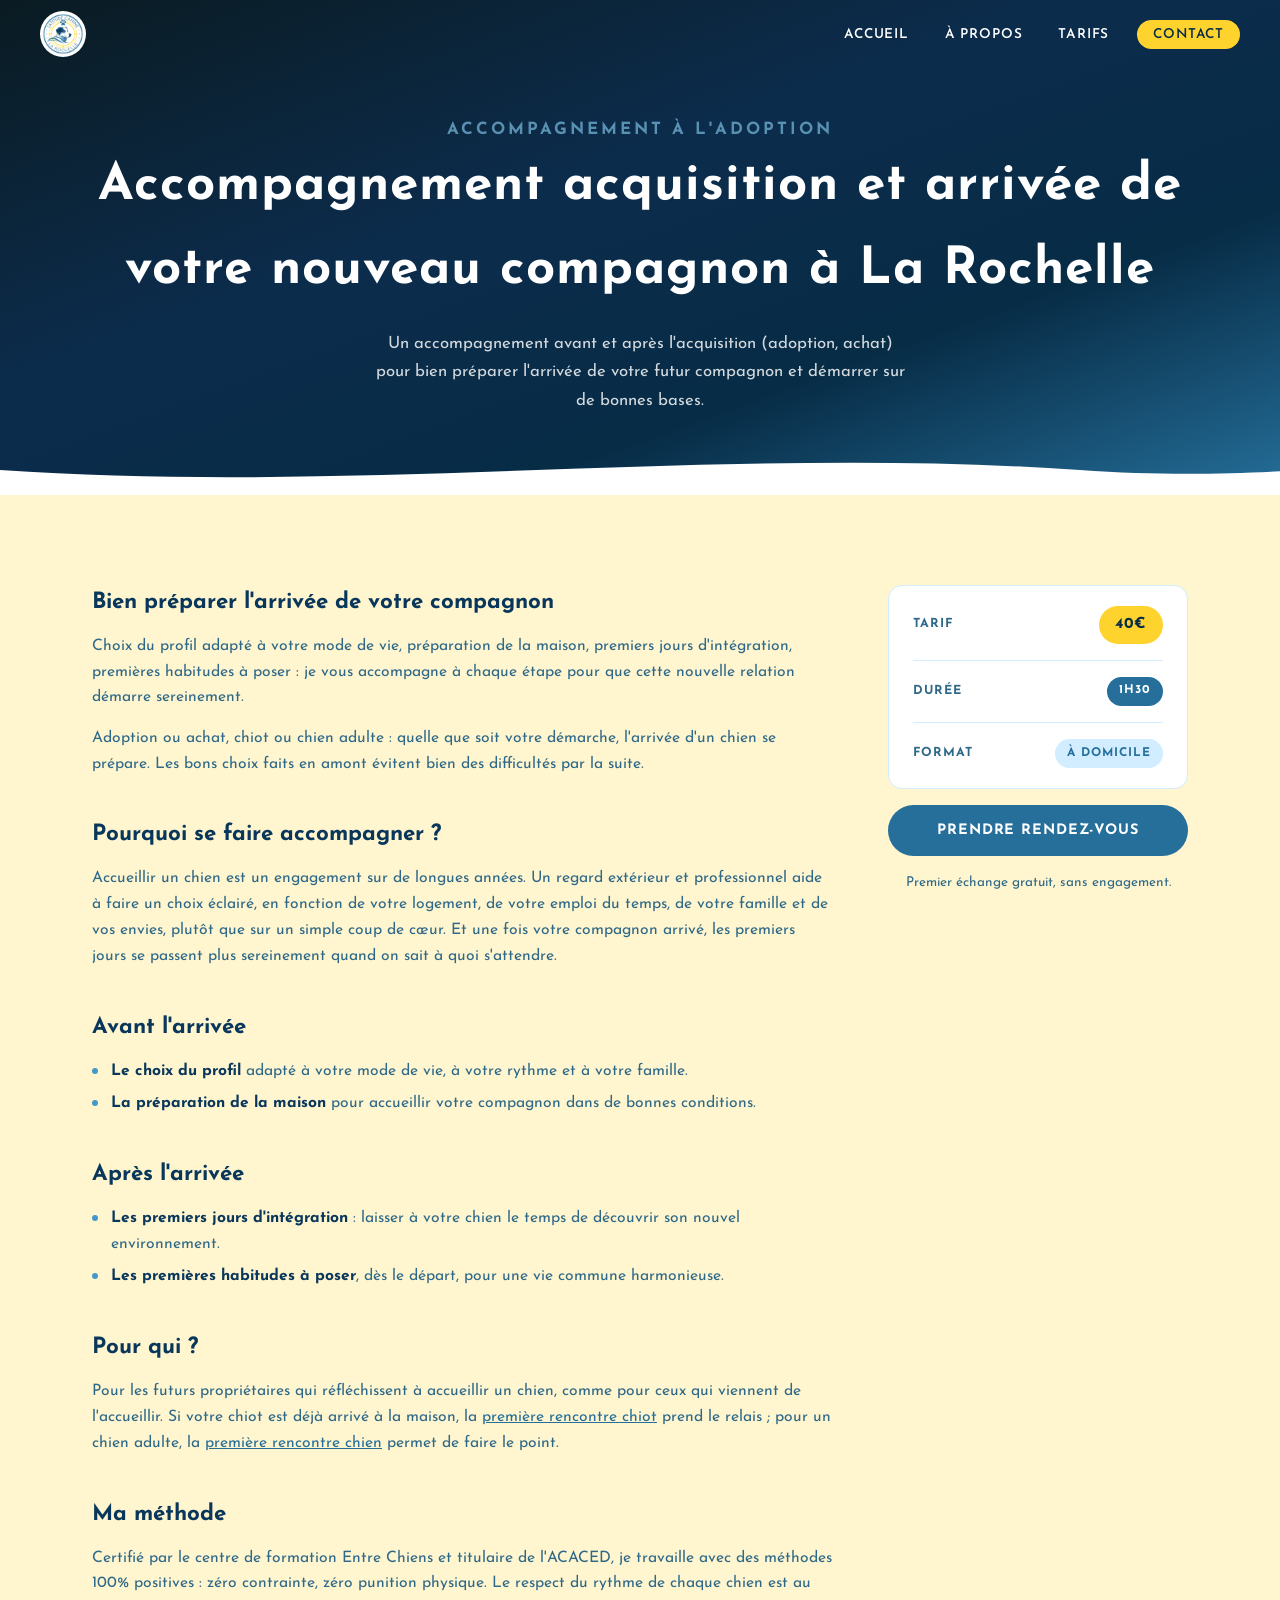
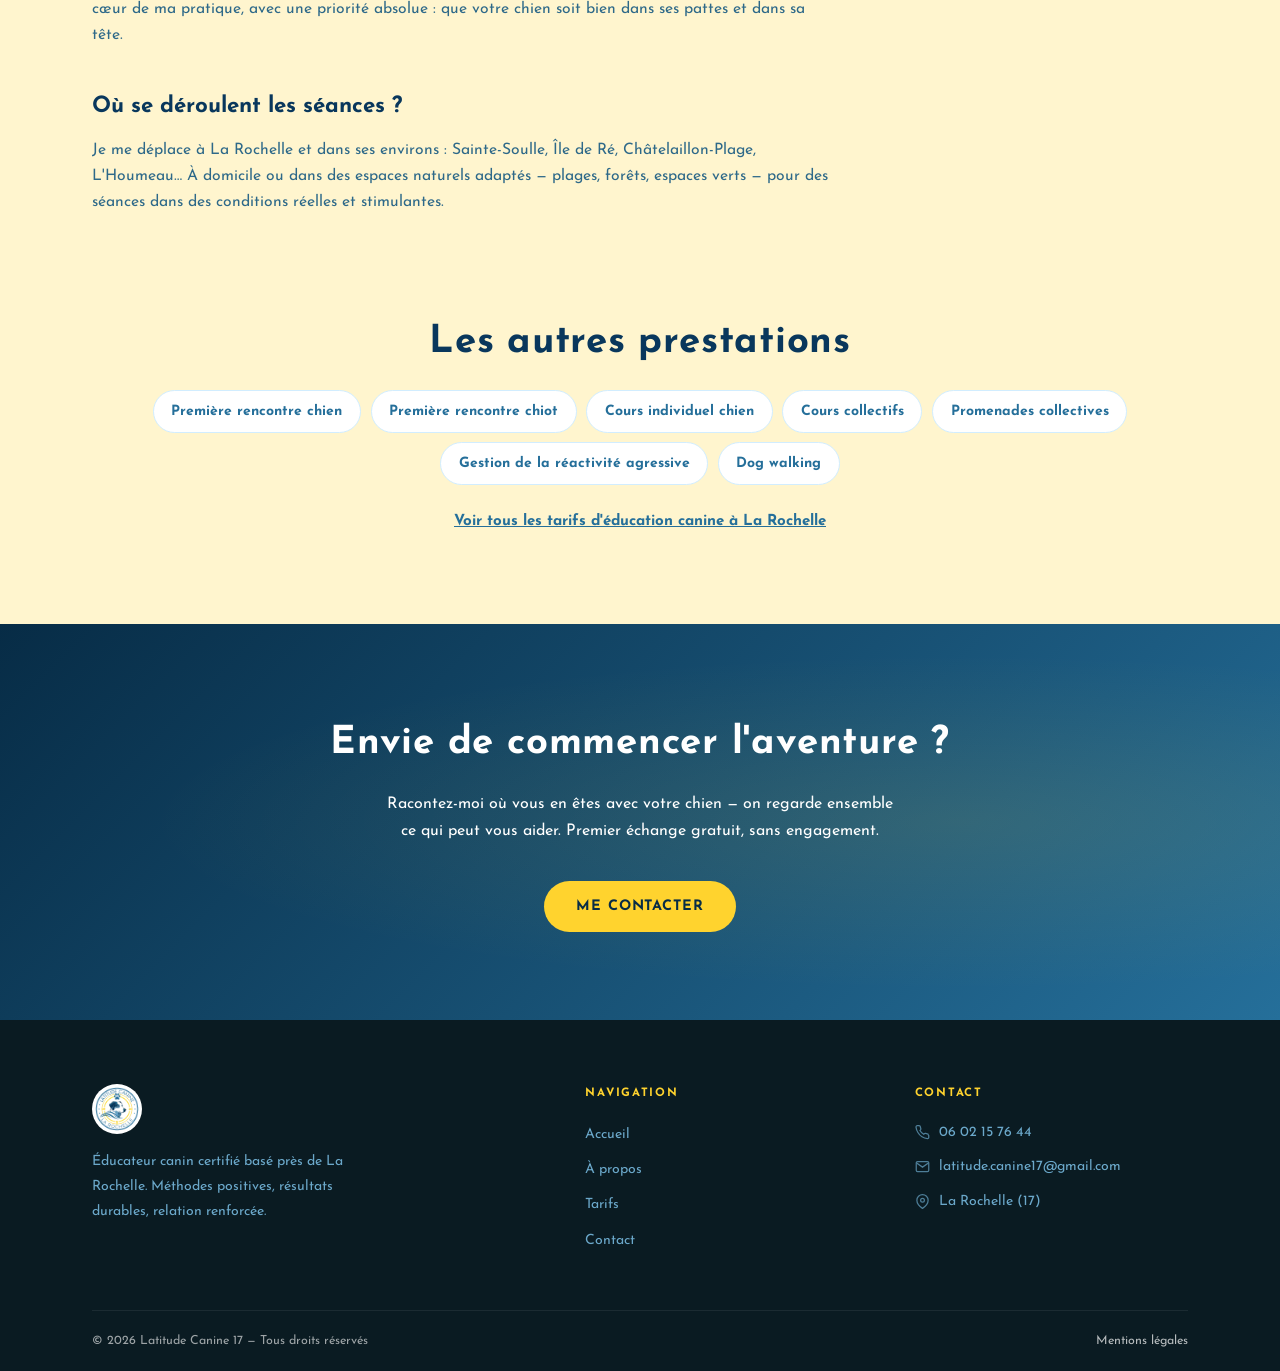
<file: accompagnement-adoption-chien-la-rochelle.html>
<!DOCTYPE html>
<html lang="fr">
<head>
  <meta charset="UTF-8">
  <meta name="viewport" content="width=device-width, initial-scale=1.0">
  <meta name="description" content="Accompagnement à l'acquisition d'un chien à La Rochelle : choix du profil, préparation de la maison, premiers jours. 1h30 à domicile, 40€.">
  <meta name="theme-color" content="#072c46">
  <title>Accompagnement acquisition et arrivée de votre nouveau compagnon à La Rochelle — Latitude Canine</title>
  <link rel="canonical" href="https://www.latitudecanine17.fr/accompagnement-adoption-chien-la-rochelle.html">

  <link rel="icon" type="image/png" sizes="32x32" href="img/favicon-32.png">
  <link rel="icon" type="image/png" sizes="16x16" href="img/favicon-16.png">
  <link rel="icon" type="image/png" sizes="192x192" href="img/favicon-192.png">
  <link rel="apple-touch-icon" sizes="180x180" href="img/apple-touch-icon.png">

  <meta property="og:type" content="website">
  <meta property="og:site_name" content="Latitude Canine">
  <meta property="og:locale" content="fr_FR">
  <meta property="og:title" content="Accompagnement acquisition et arrivée de votre nouveau compagnon à La Rochelle — Latitude Canine">
  <meta property="og:description" content="Accompagnement à l'acquisition d'un chien à La Rochelle : choix du profil, préparation de la maison, premiers jours. 1h30 à domicile, 40€.">
  <meta property="og:url" content="https://www.latitudecanine17.fr/accompagnement-adoption-chien-la-rochelle.html">
  <meta property="og:image" content="https://www.latitudecanine17.fr/img/og-image.png">
  <meta name="twitter:card" content="summary_large_image">
  <meta name="twitter:title" content="Accompagnement acquisition et arrivée de votre nouveau compagnon à La Rochelle — Latitude Canine">
  <meta name="twitter:description" content="Accompagnement à l'acquisition d'un chien à La Rochelle : choix du profil, préparation de la maison, premiers jours. 1h30 à domicile, 40€.">
  <meta name="twitter:image" content="https://www.latitudecanine17.fr/img/og-image.png">

  <link rel="preload" href="fonts/josefin-sans-normal-latin.woff2" as="font" type="font/woff2" crossorigin>
  <link rel="stylesheet" href="css/styles.css">

  <script type="application/ld+json">
  {
    "@context": "https://schema.org",
    "@type": "Service",
    "name": "Accompagnement acquisition et arrivée de votre nouveau compagnon",
    "serviceType": "Accompagnement à l'adoption",
    "description": "Accompagnement à l'acquisition d'un chien à La Rochelle : choix du profil, préparation de la maison, premiers jours. 1h30 à domicile, 40€.",
    "url": "https://www.latitudecanine17.fr/accompagnement-adoption-chien-la-rochelle.html",
    "provider": {
      "@type": "ProfessionalService",
      "@id": "https://www.latitudecanine17.fr/#business",
      "name": "Latitude Canine 17",
      "url": "https://www.latitudecanine17.fr/",
      "telephone": "+33 6 02 15 76 44"
    },
    "areaServed": [
      {
        "@type": "City",
        "name": "La Rochelle"
      },
      {
        "@type": "City",
        "name": "Sainte-Soulle"
      },
      {
        "@type": "Place",
        "name": "Île de Ré"
      },
      {
        "@type": "City",
        "name": "Châtelaillon-Plage"
      },
      {
        "@type": "City",
        "name": "L'Houmeau"
      }
    ],
    "offers": {
      "@type": "Offer",
      "priceCurrency": "EUR",
      "url": "https://www.latitudecanine17.fr/accompagnement-adoption-chien-la-rochelle.html",
      "availability": "https://schema.org/InStock",
      "price": "40"
    }
  }
  </script>
</head>
<body>

  <!-- ═══════════════ NAVIGATION ═══════════════ -->
  <div class="nav-overlay" id="navOverlay"></div>
  <nav class="navbar scrolled" id="navbar" role="navigation" aria-label="Navigation principale">
    <a href="/" class="navbar-logo" aria-label="Latitude Canine – Accueil">
      <img src="img/logo-latitude-canine-128.webp" alt="Latitude Canine" width="46" height="46">
    </a>
    <button class="hamburger" id="hamburger" aria-label="Ouvrir le menu" aria-expanded="false" aria-controls="navLinks">
      <span></span><span></span><span></span>
    </button>
    <ul class="nav-links" id="navLinks" role="list">
      <li><a href="/">Accueil</a></li>
      <li><a href="apropos.html">À propos</a></li>
      <li><a href="tarifs.html">Tarifs</a></li>
      <li><a href="contact.html" class="btn-nav">Contact</a></li>
    </ul>
  </nav>

  <!-- ═══════════════ PAGE HEADER ═══════════════ -->
  <header class="page-header">
    <div class="container">
      <p class="section-label">Accompagnement à l'adoption</p>
      <h1>Accompagnement acquisition et arrivée de votre nouveau compagnon à La Rochelle</h1>
      <p>Un accompagnement avant et après l'acquisition (adoption, achat) pour bien préparer l'arrivée de votre futur compagnon et démarrer sur de bonnes bases.</p>
    </div>
    <div class="page-header-waves" aria-hidden="true">
      <div style="position:relative;overflow:hidden;height:55px;">
        <div class="wave-track" style="height:55px;">
          <svg viewBox="0 0 1440 55" xmlns="http://www.w3.org/2000/svg" style="width:1440px;height:55px;flex-shrink:0">
            <path d="M0,30 C360,55 720,5 1080,30 C1260,43 1380,17 1440,30 L1440,55 L0,55 Z" fill="white"/>
          </svg>
          <svg viewBox="0 0 1440 55" xmlns="http://www.w3.org/2000/svg" style="width:1440px;height:55px;flex-shrink:0">
            <path d="M0,30 C360,55 720,5 1080,30 C1260,43 1380,17 1440,30 L1440,55 L0,55 Z" fill="white"/>
          </svg>
        </div>
      </div>
    </div>
  </header>

  <!-- ═══════════════ PRESTATION ═══════════════ -->
  <section class="prestation-section">
    <div class="container prestation-grid">
      <article class="legal-content prestation-content fade-in">
          <h2>Bien préparer l'arrivée de votre compagnon</h2>
          <p>Choix du profil adapté à votre mode de vie, préparation de la maison, premiers jours d'intégration, premières habitudes à poser : je vous accompagne à chaque étape pour que cette nouvelle relation démarre sereinement.</p>
          <p>Adoption ou achat, chiot ou chien adulte : quelle que soit votre démarche, l'arrivée d'un chien se prépare. Les bons choix faits en amont évitent bien des difficultés par la suite.</p>

          <h2>Pourquoi se faire accompagner ?</h2>
          <p>Accueillir un chien est un engagement sur de longues années. Un regard extérieur et professionnel aide à faire un choix éclairé, en fonction de votre logement, de votre emploi du temps, de votre famille et de vos envies, plutôt que sur un simple coup de cœur. Et une fois votre compagnon arrivé, les premiers jours se passent plus sereinement quand on sait à quoi s'attendre.</p>

          <h2>Avant l'arrivée</h2>
          <ul>
            <li><strong>Le choix du profil</strong> adapté à votre mode de vie, à votre rythme et à votre famille.</li>
            <li><strong>La préparation de la maison</strong> pour accueillir votre compagnon dans de bonnes conditions.</li>
          </ul>

          <h2>Après l'arrivée</h2>
          <ul>
            <li><strong>Les premiers jours d'intégration</strong> : laisser à votre chien le temps de découvrir son nouvel environnement.</li>
            <li><strong>Les premières habitudes à poser</strong>, dès le départ, pour une vie commune harmonieuse.</li>
          </ul>

          <h2>Pour qui ?</h2>
          <p>Pour les futurs propriétaires qui réfléchissent à accueillir un chien, comme pour ceux qui viennent de l'accueillir. Si votre chiot est déjà arrivé à la maison, la <a href="education-chiot-la-rochelle.html">première rencontre chiot</a> prend le relais ; pour un chien adulte, la <a href="bilan-comportemental-chien-la-rochelle.html">première rencontre chien</a> permet de faire le point.</p>

          <h2>Ma méthode</h2>
          <p>Certifié par le centre de formation Entre Chiens et titulaire de l'ACACED, je travaille avec des méthodes 100% positives : zéro contrainte, zéro punition physique. Le respect du rythme de chaque chien est au cœur de ma pratique, avec une priorité absolue : que votre chien soit bien dans ses pattes et dans sa tête.</p>

          <h2>Où se déroulent les séances ?</h2>
          <p>Je me déplace à La Rochelle et dans ses environs : Sainte-Soulle, Île de Ré, Châtelaillon-Plage, L'Houmeau… À domicile ou dans des espaces naturels adaptés — plages, forêts, espaces verts — pour des séances dans des conditions réelles et stimulantes.</p>
      </article>

      <aside class="prestation-aside fade-in delay-1" aria-label="Infos pratiques">
        <div class="pricing-list-card prestation-infos">
            <div class="pricing-row">
              <span class="prestation-info-label">Tarif</span>
              <span class="pricing-row-amount">40€</span>
            </div>
            <div class="pricing-row">
              <span class="prestation-info-label">Durée</span>
              <span class="service-duration">1h30</span>
            </div>
            <div class="pricing-row">
              <span class="prestation-info-label">Format</span>
              <span class="service-tag">À domicile</span>
            </div>
        </div>
        <a href="contact.html" class="btn btn-blue">Prendre rendez-vous</a>
        <p class="prestation-aside-note">Premier échange gratuit, sans engagement.</p>
      </aside>
    </div>
  </section>

  <!-- ═══════════════ AUTRES PRESTATIONS ═══════════════ -->
  <section class="prestation-others">
    <div class="container text-center fade-in">
      <h2 class="section-title">Les autres prestations</h2>
      <ul class="prestation-links">
          <li><a href="bilan-comportemental-chien-la-rochelle.html">Première rencontre chien</a></li>
          <li><a href="education-chiot-la-rochelle.html">Première rencontre chiot</a></li>
          <li><a href="cours-individuel-chien-la-rochelle.html">Cours individuel chien</a></li>
          <li><a href="cours-collectifs-chien-la-rochelle.html">Cours collectifs</a></li>
          <li><a href="promenades-collectives-chien-la-rochelle.html">Promenades collectives</a></li>
          <li><a href="chien-reactif-la-rochelle.html">Gestion de la réactivité agressive</a></li>
          <li><a href="promeneur-de-chien-la-rochelle.html">Dog walking</a></li>
      </ul>
      <p class="prestation-others-tarifs"><a href="tarifs.html">Voir tous les tarifs d'éducation canine à La Rochelle</a></p>
    </div>
  </section>

  <!-- ═══════════════ CTA ═══════════════ -->
  <section class="cta-band">
    <div class="container">
      <h2 class="fade-in">Envie de commencer l'aventure ?</h2>
      <p class="fade-in delay-1">Racontez-moi où vous en êtes avec votre chien — on regarde ensemble ce qui peut vous aider. Premier échange gratuit, sans engagement.</p>
      <a href="contact.html" class="btn btn-primary fade-in delay-2">Me contacter</a>
    </div>
  </section>

  <!-- ═══════════════ FOOTER ═══════════════ -->
  <footer class="footer">
    <div class="container">
      <div class="footer-grid">
        <div class="footer-brand">
          <img src="img/logo-latitude-canine-128.webp" alt="" width="50" height="50" loading="lazy">
          <p class="footer-desc">Éducateur canin certifié basé près de La Rochelle. Méthodes positives, résultats durables, relation renforcée.</p>
        </div>
        <div class="footer-col">
          <p class="footer-title">Navigation</p>
          <ul>
            <li><a href="/">Accueil</a></li>
            <li><a href="apropos.html">À propos</a></li>
            <li><a href="tarifs.html">Tarifs</a></li>
            <li><a href="contact.html">Contact</a></li>
          </ul>
        </div>
        <div class="footer-col">
          <p class="footer-title">Contact</p>
          <p class="footer-contact-line">
            <svg viewBox="0 0 24 24" fill="none" stroke="currentColor" stroke-width="2" aria-hidden="true"><path d="M22 16.92v3a2 2 0 0 1-2.18 2 19.79 19.79 0 0 1-8.63-3.07A19.5 19.5 0 0 1 4.69 12a19.79 19.79 0 0 1-3.07-8.67A2 2 0 0 1 3.6 1.18h3a2 2 0 0 1 2 1.72c.127.96.361 1.903.7 2.81a2 2 0 0 1-.45 2.11L7.91 8.78a16 16 0 0 0 6 6l.86-.86a2 2 0 0 1 2.11-.45c.907.339 1.85.573 2.81.7a2 2 0 0 1 1.72 2.03z"/></svg>
            06 02 15 76 44
          </p>
          <p class="footer-contact-line">
            <svg viewBox="0 0 24 24" fill="none" stroke="currentColor" stroke-width="2" aria-hidden="true"><path d="M4 4h16c1.1 0 2 .9 2 2v12c0 1.1-.9 2-2 2H4c-1.1 0-2-.9-2-2V6c0-1.1.9-2 2-2z"/><polyline points="22,6 12,13 2,6"/></svg>
            latitude.canine17@gmail.com
          </p>
          <p class="footer-contact-line">
            <svg viewBox="0 0 24 24" fill="none" stroke="currentColor" stroke-width="2" aria-hidden="true"><path d="M21 10c0 7-9 13-9 13s-9-6-9-13a9 9 0 0 1 18 0z"/><circle cx="12" cy="10" r="3"/></svg>
            La Rochelle (17)
          </p>
        </div>
      </div>
      <div class="footer-bottom">
        <p>&copy; <span id="copyrightYear">2025</span> Latitude Canine 17 — Tous droits réservés</p>
        <a href="mentions-legales.html">Mentions légales</a>
      </div>
    </div>
  </footer>

  <script src="js/main.js"></script>
</body>
</html>
</file>
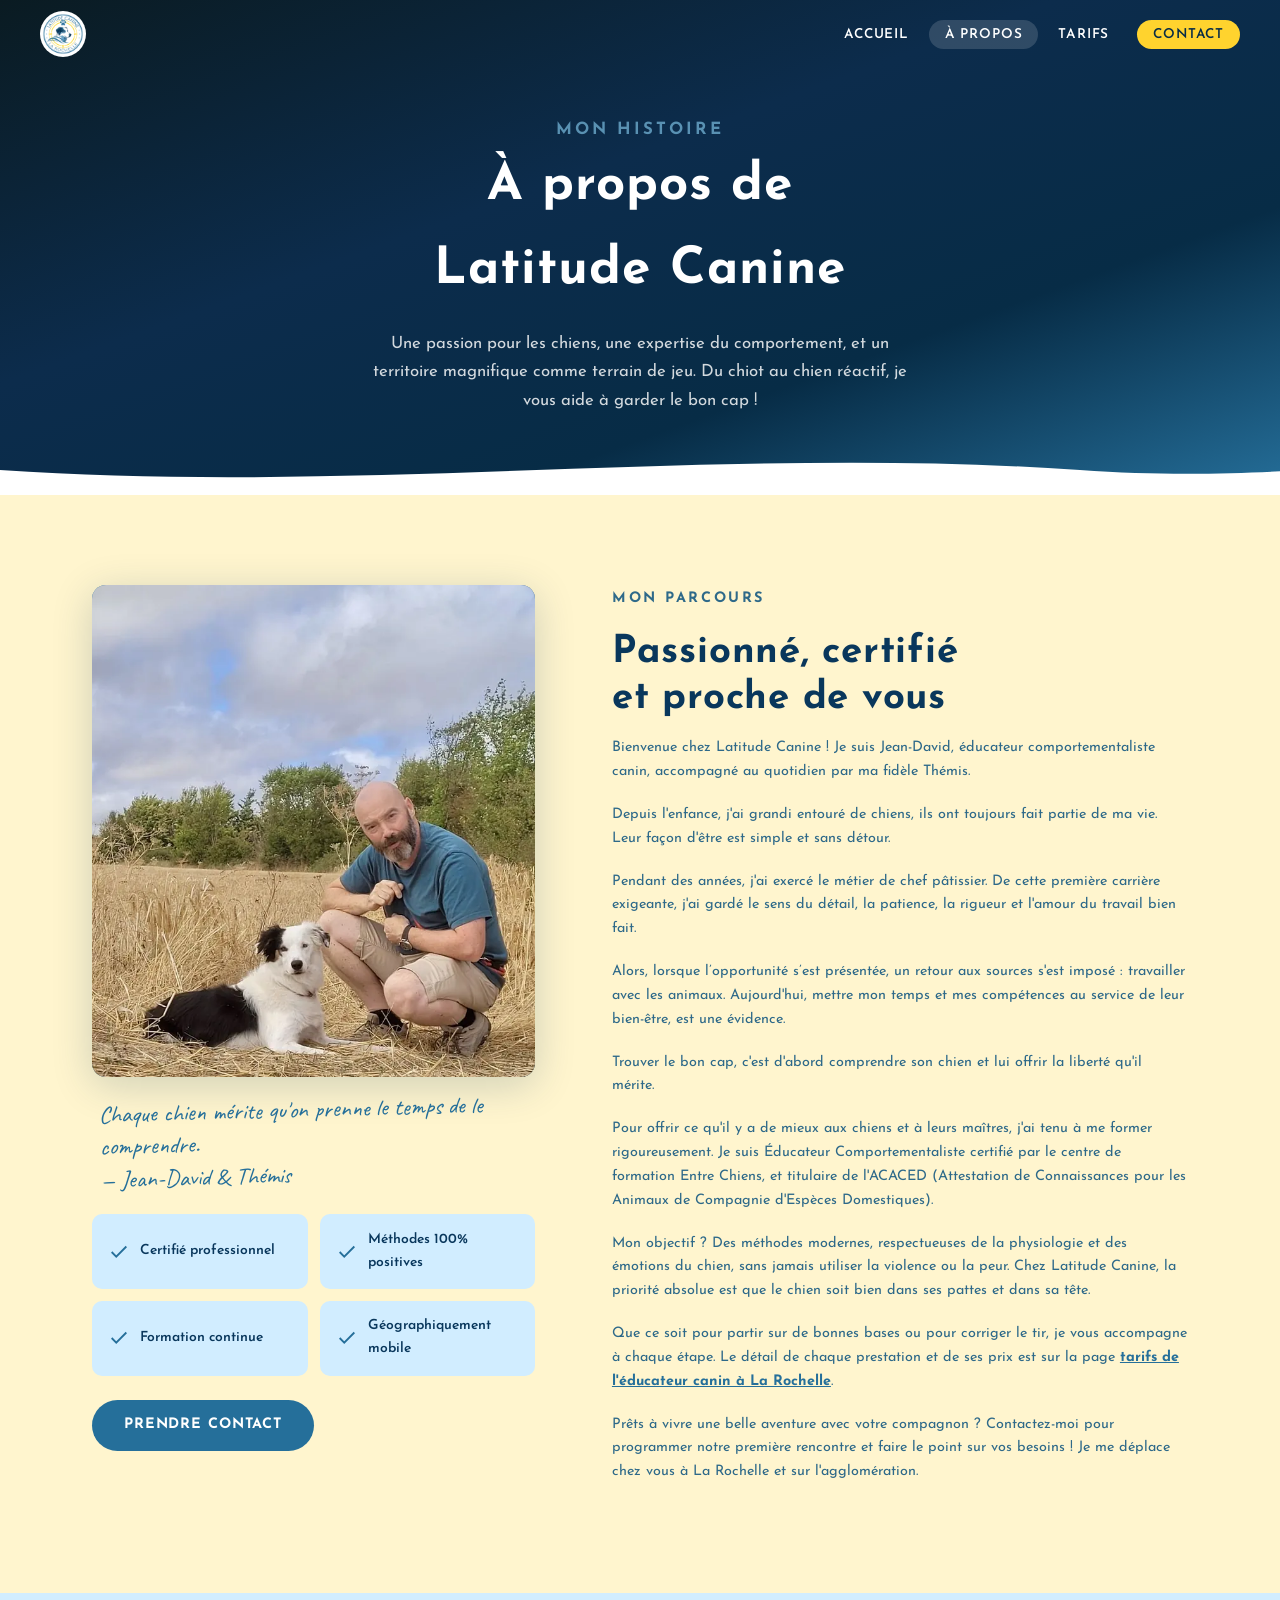
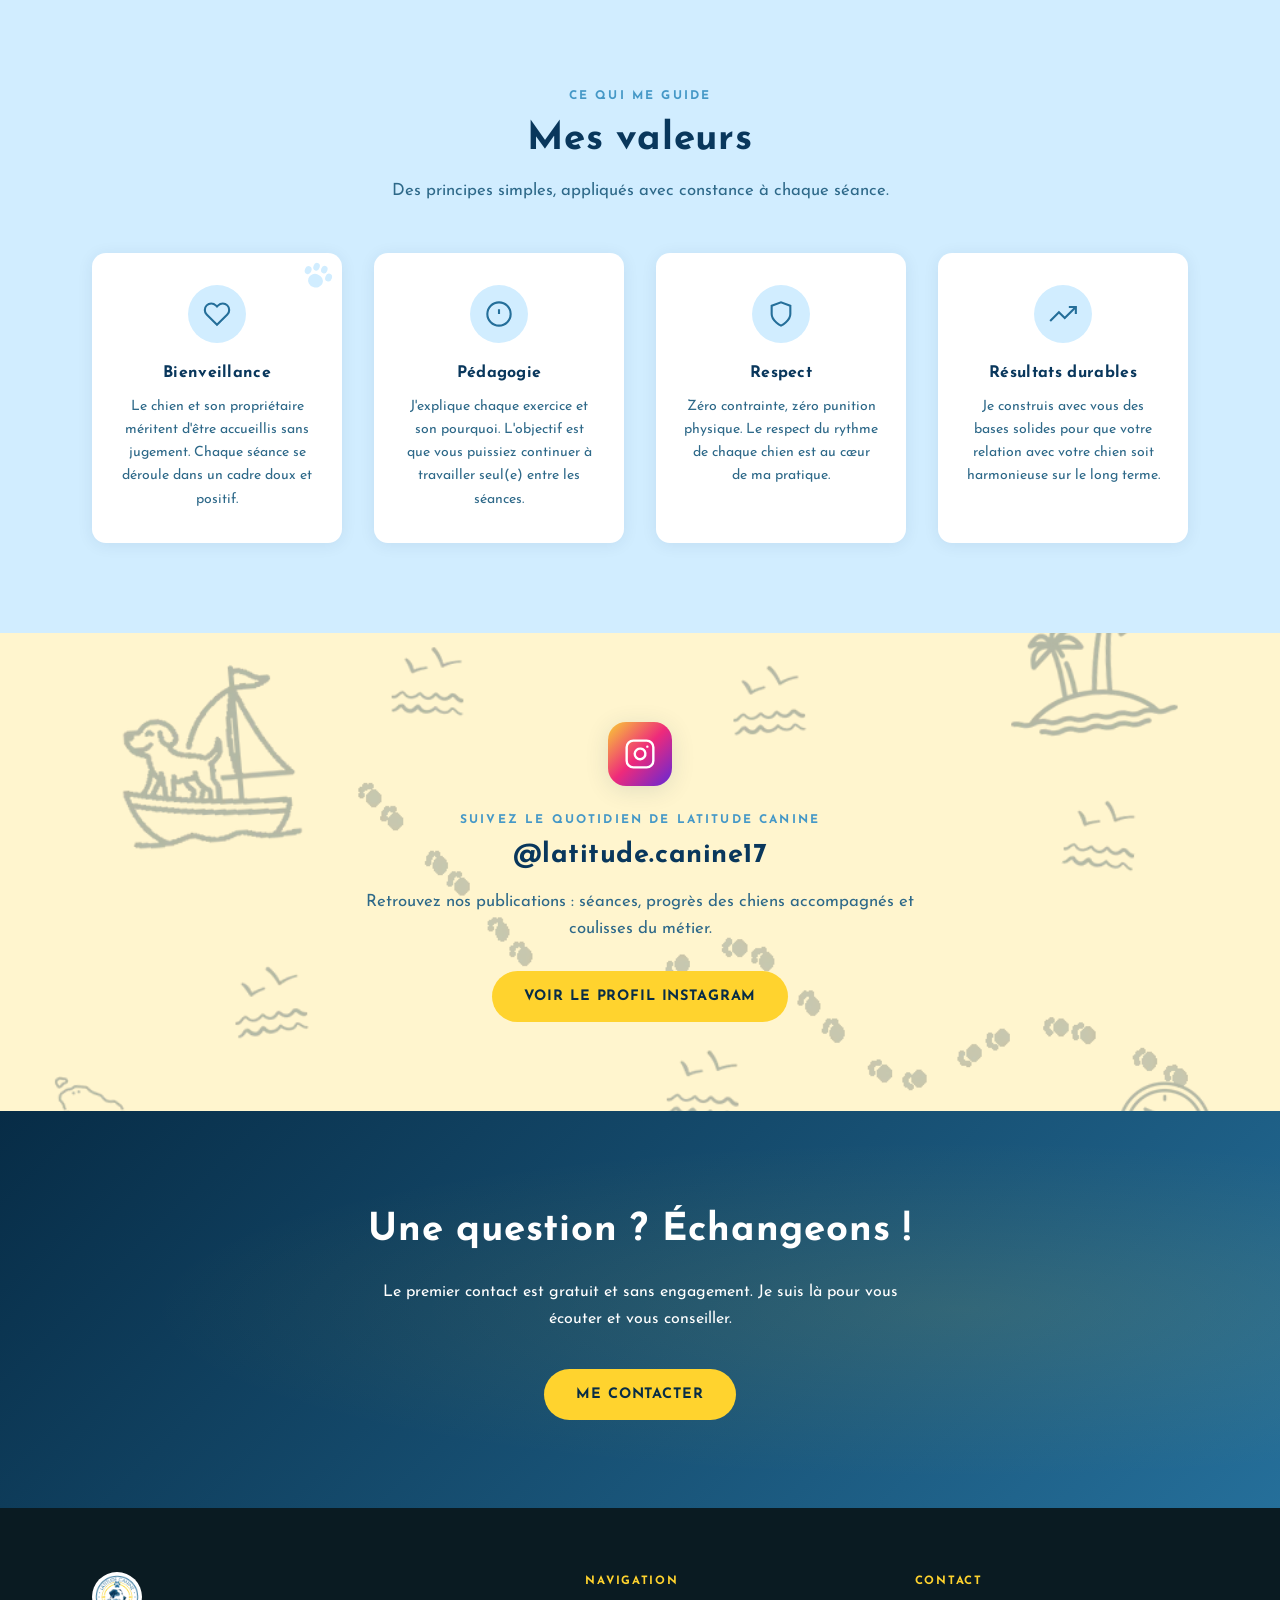
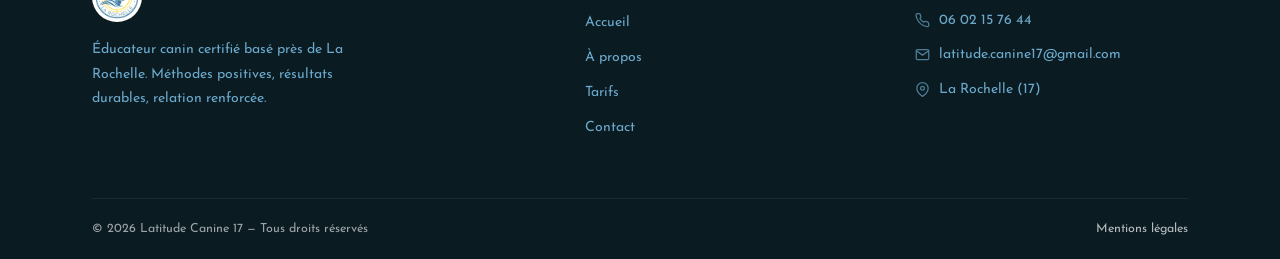
<file: apropos.html>
<!DOCTYPE html>
<html lang="fr">
<head>
  <meta charset="UTF-8">
  <meta name="viewport" content="width=device-width, initial-scale=1.0">
  <meta name="description" content="Découvrez le parcours et la philosophie de Latitude Canine, éducateur canin certifié près de La Rochelle.">
  <meta name="theme-color" content="#072c46">
  <title>Jean-David Debras, éducateur comportementaliste canin à La Rochelle</title>
  <link rel="canonical" href="https://www.latitudecanine17.fr/apropos.html">

  <link rel="icon" type="image/png" sizes="32x32" href="img/favicon-32.png">
  <link rel="icon" type="image/png" sizes="16x16" href="img/favicon-16.png">
  <link rel="icon" type="image/png" sizes="192x192" href="img/favicon-192.png">
  <link rel="apple-touch-icon" sizes="180x180" href="img/apple-touch-icon.png">

  <meta property="og:type" content="website">
  <meta property="og:site_name" content="Latitude Canine">
  <meta property="og:locale" content="fr_FR">
  <meta property="og:title" content="Jean-David Debras, éducateur comportementaliste canin à La Rochelle">
  <meta property="og:description" content="Découvrez le parcours et la philosophie de Latitude Canine, éducateur canin certifié près de La Rochelle.">
  <meta property="og:url" content="https://www.latitudecanine17.fr/apropos.html">
  <meta property="og:image" content="https://www.latitudecanine17.fr/img/og-image.png">
  <meta name="twitter:card" content="summary_large_image">
  <meta name="twitter:title" content="Jean-David Debras, éducateur comportementaliste canin à La Rochelle">
  <meta name="twitter:description" content="Découvrez le parcours et la philosophie de Latitude Canine, éducateur canin certifié près de La Rochelle.">
  <meta name="twitter:image" content="https://www.latitudecanine17.fr/img/og-image.png">

  <link rel="preload" href="fonts/josefin-sans-normal-latin.woff2" as="font" type="font/woff2" crossorigin>
  <link rel="stylesheet" href="css/styles.css">

  <script type="application/ld+json">
  {
    "@context": "https://schema.org",
    "@type": "Person",
    "@id": "https://www.latitudecanine17.fr/apropos.html#jean-david-debras",
    "name": "Jean-David Debras",
    "jobTitle": "Éducateur comportementaliste canin",
    "url": "https://www.latitudecanine17.fr/apropos.html",
    "image": "https://www.latitudecanine17.fr/img/jddphotopp.jpg",
    "worksFor": {
      "@type": "ProfessionalService",
      "@id": "https://www.latitudecanine17.fr/#business",
      "name": "Latitude Canine 17",
      "url": "https://www.latitudecanine17.fr/",
      "telephone": "+33 6 02 15 76 44"
    },
    "address": {
      "@type": "PostalAddress",
      "addressLocality": "Dompierre-sur-Mer",
      "postalCode": "17139",
      "addressCountry": "FR"
    },
    "hasCredential": [
      {
        "@type": "EducationalOccupationalCredential",
        "name": "Éducateur Comportementaliste certifié",
        "recognizedBy": {
          "@type": "Organization",
          "name": "Entre Chiens"
        }
      },
      {
        "@type": "EducationalOccupationalCredential",
        "name": "ACACED (Attestation de Connaissances pour les Animaux de Compagnie d'Espèces Domestiques)"
      }
    ],
    "sameAs": [
      "https://www.instagram.com/latitude.canine17/"
    ]
  }
  </script>
</head>
<body>

  <!-- ═══════════════ NAVIGATION ═══════════════ -->
  <div class="nav-overlay" id="navOverlay"></div>
  <nav class="navbar scrolled" id="navbar" role="navigation" aria-label="Navigation principale">
    <a href="/" class="navbar-logo" aria-label="Latitude Canine – Accueil">
      <img src="img/logo-latitude-canine-128.webp" alt="Latitude Canine" width="46" height="46">
    </a>
    <button class="hamburger" id="hamburger" aria-label="Ouvrir le menu" aria-expanded="false" aria-controls="navLinks">
      <span></span><span></span><span></span>
    </button>
    <ul class="nav-links" id="navLinks" role="list">
      <li><a href="/">Accueil</a></li>
      <li><a href="apropos.html" class="active">À propos</a></li>
      <li><a href="tarifs.html">Tarifs</a></li>
      <li><a href="contact.html" class="btn-nav">Contact</a></li>
    </ul>
  </nav>

  <!-- ═══════════════ PAGE HEADER ═══════════════ -->
  <header class="page-header">
    <div class="container">
      <p class="section-label">Mon histoire</p>
      <h1>À propos de<br>Latitude Canine</h1>
      <p>Une passion pour les chiens, une expertise du comportement, et un territoire magnifique comme terrain de jeu. Du chiot au chien réactif, je vous aide à garder le bon cap !</p>
    </div>
    <div class="page-header-waves" aria-hidden="true">
      <div style="position:relative;overflow:hidden;height:55px;">
        <div class="wave-track" style="height:55px;">
          <svg viewBox="0 0 1440 55" xmlns="http://www.w3.org/2000/svg" style="width:1440px;height:55px;flex-shrink:0">
            <path d="M0,30 C360,55 720,5 1080,30 C1260,43 1380,17 1440,30 L1440,55 L0,55 Z" fill="white"/>
          </svg>
          <svg viewBox="0 0 1440 55" xmlns="http://www.w3.org/2000/svg" style="width:1440px;height:55px;flex-shrink:0">
            <path d="M0,30 C360,55 720,5 1080,30 C1260,43 1380,17 1440,30 L1440,55 L0,55 Z" fill="white"/>
          </svg>
        </div>
      </div>
    </div>
  </header>

  <!-- ═══════════════ ABOUT MAIN ═══════════════ -->
  <section class="about-main">
    <div class="container">
      <div class="about-grid">

        <!-- Photo -->
        <div class="about-photo-col fade-in">
          <div class="about-img-wrap">
            <img src="img/jddphotopp.webp" width="700" height="791" fetchpriority="high" alt="Jean-David Debras avec un de ses chiens" style="width:100%;height:100%;object-fit:cover;object-position:center 40%">
          </div>

          <p class="handwritten-note">Chaque chien mérite qu'on prenne le temps de le comprendre.<br>— Jean-David &amp; Thémis</p>

          <div class="about-highlights">
            <div class="highlight-item">
              <svg viewBox="0 0 24 24" fill="none" stroke="currentColor" stroke-width="2" aria-hidden="true"><polyline points="20 6 9 17 4 12"/></svg>
              <span>Certifié professionnel</span>
            </div>
            <div class="highlight-item">
              <svg viewBox="0 0 24 24" fill="none" stroke="currentColor" stroke-width="2" aria-hidden="true"><polyline points="20 6 9 17 4 12"/></svg>
              <span>Méthodes 100% positives</span>
            </div>
            <div class="highlight-item">
              <svg viewBox="0 0 24 24" fill="none" stroke="currentColor" stroke-width="2" aria-hidden="true"><polyline points="20 6 9 17 4 12"/></svg>
              <span>Formation continue</span>
            </div>
            <div class="highlight-item">
              <svg viewBox="0 0 24 24" fill="none" stroke="currentColor" stroke-width="2" aria-hidden="true"><polyline points="20 6 9 17 4 12"/></svg>
              <span>Géographiquement mobile</span>
            </div>
          </div>

          <a href="contact.html" class="btn btn-blue">Prendre contact</a>
        </div>

        <!-- Texte -->
        <div class="about-text fade-in delay-1">
          <p class="section-label">Mon parcours</p>
          <h2 class="section-title">Passionné, certifié<br>et proche de vous</h2>
          <p>Bienvenue chez <g>Latitude Canine</g> ! Je suis Jean-David, éducateur comportementaliste canin, accompagné au quotidien par ma fidèle Thémis.</p>
          <p>Depuis l'enfance, j'ai grandi entouré de chiens, ils ont toujours fait partie de ma vie. Leur façon d'être est simple et sans détour. </p>
          <p>Pendant des années, j'ai exercé le métier de chef pâtissier. De cette première carrière exigeante, j'ai gardé le sens du détail, la patience, la rigueur et l'amour du travail bien fait.</p>
          <p>Alors, lorsque l’opportunité s’est présentée, un retour aux sources s'est imposé : travailler avec les animaux. Aujourd'hui, mettre mon temps et mes compétences au service de leur bien-être, est une évidence.</p>
          <p>Trouver le bon cap, c'est d'abord comprendre son chien et lui offrir la liberté qu'il mérite.</p>
          <p>Pour offrir ce qu'il y a de mieux aux chiens et à leurs maîtres, j'ai tenu à me former rigoureusement. Je suis Éducateur Comportementaliste certifié par le centre de formation Entre Chiens, et titulaire de l'ACACED (Attestation de Connaissances pour les Animaux de Compagnie d'Espèces Domestiques).</p>
          <p>Mon objectif ? Des méthodes modernes, respectueuses de la physiologie et des émotions du chien, sans jamais utiliser la violence ou la peur. Chez Latitude Canine, la priorité absolue est que le chien soit bien dans ses pattes et dans sa tête.</p>
          <p>Que ce soit pour partir sur de bonnes bases ou pour corriger le tir, je vous accompagne à chaque étape. Le détail de chaque prestation et de ses prix est sur la page <a href="tarifs.html">tarifs de l'éducateur canin à La Rochelle</a>.</p>

          <p>Prêts à vivre une belle aventure avec votre compagnon ? Contactez-moi pour programmer notre première rencontre et faire le point sur vos besoins ! Je me déplace chez vous à La Rochelle et sur l'agglomération.</p>
        </div>

      </div>
    </div>
  </section>

  <!-- ═══════════════ VALEURS ═══════════════ -->
  <section class="values-section">
    <div class="container">
      <div class="text-center fade-in">
        <p class="section-label">Ce qui me guide</p>
        <h2 class="section-title">Mes valeurs</h2>
        <p class="section-sub">Des principes simples, appliqués avec constance à chaque séance.</p>
      </div>
      <div class="values-grid">

        <article class="value-card fade-in">
          <svg class="value-paw" viewBox="0 0 40 36" aria-hidden="true">
            <ellipse cx="20" cy="24" rx="10" ry="9"/>
            <ellipse cx="6" cy="14" rx="4.4" ry="5.4"/>
            <ellipse cx="15" cy="6" rx="4.2" ry="5.2"/>
            <ellipse cx="26" cy="6" rx="4.2" ry="5.2"/>
            <ellipse cx="35" cy="14" rx="4.4" ry="5.4"/>
          </svg>
          <div class="value-icon">
            <svg class="icon-heart" viewBox="0 0 24 24" fill="none" stroke="currentColor" stroke-width="1.8" aria-hidden="true">
              <path d="M20.84 4.61a5.5 5.5 0 0 0-7.78 0L12 5.67l-1.06-1.06a5.5 5.5 0 0 0-7.78 7.78l1.06 1.06L12 21.23l7.78-7.78 1.06-1.06a5.5 5.5 0 0 0 0-7.78z"/>
            </svg>
          </div>
          <h3>Bienveillance</h3>
          <p>Le chien et son propriétaire méritent d'être accueillis sans jugement. Chaque séance se déroule dans un cadre doux et positif.</p>
        </article>

        <article class="value-card fade-in delay-1">
          <div class="value-icon">
            <svg viewBox="0 0 24 24" fill="none" stroke="currentColor" stroke-width="1.8" aria-hidden="true">
              <circle cx="12" cy="12" r="10"/>
              <line x1="12" y1="8" x2="12" y2="12"/>
              <line x1="12" y1="16" x2="12.01" y2="16"/>
            </svg>
          </div>
          <h3>Pédagogie</h3>
          <p>J'explique chaque exercice et son pourquoi. L'objectif est que vous puissiez continuer à travailler seul(e) entre les séances.</p>
        </article>

        <article class="value-card fade-in delay-2">
          <div class="value-icon">
            <svg viewBox="0 0 24 24" fill="none" stroke="currentColor" stroke-width="1.8" aria-hidden="true">
              <path d="M12 22s8-4 8-10V5l-8-3-8 3v7c0 6 8 10 8 10z"/>
            </svg>
          </div>
          <h3>Respect</h3>
          <p>Zéro contrainte, zéro punition physique. Le respect du rythme de chaque chien est au cœur de ma pratique.</p>
        </article>

        <article class="value-card fade-in delay-3">
          <div class="value-icon">
            <svg viewBox="0 0 24 24" fill="none" stroke="currentColor" stroke-width="1.8" aria-hidden="true">
              <polyline points="23 6 13.5 15.5 8.5 10.5 1 18"/>
              <polyline points="17 6 23 6 23 12"/>
            </svg>
          </div>
          <h3>Résultats durables</h3>
          <p>Je construis avec vous des bases solides pour que votre relation avec votre chien soit harmonieuse sur le long terme.</p>
        </article>

      </div>
    </div>
  </section>

  <!-- ═══════════════ INSTAGRAM ═══════════════ -->
  <section class="insta-section">
    <div class="container">
      <div class="insta-card fade-in">
        <div class="insta-icon" aria-hidden="true">
          <svg viewBox="0 0 24 24" fill="none" stroke="currentColor" stroke-width="1.8" stroke-linecap="round" stroke-linejoin="round">
            <rect x="2" y="2" width="20" height="20" rx="5" ry="5"/>
            <path d="M16 11.37A4 4 0 1 1 12.63 8 4 4 0 0 1 16 11.37z"/>
            <line x1="17.5" y1="6.5" x2="17.51" y2="6.5"/>
          </svg>
        </div>
        <p class="section-label">Suivez le quotidien de Latitude Canine</p>
        <h2 class="section-title">@latitude.canine17</h2>
        <p class="section-sub" style="margin:0 auto 1.75rem">Retrouvez nos publications : séances, progrès des chiens accompagnés et coulisses du métier.</p>
        <a href="https://www.instagram.com/latitude.canine17/" target="_blank" rel="noopener noreferrer" class="btn btn-primary">Voir le profil Instagram</a>
      </div>
    </div>
  </section>

  <!-- ═══════════════ CTA ═══════════════ -->
  <section class="cta-band">
    <div class="container">
      <h2 class="fade-in">Une question ? Échangeons !</h2>
      <p class="fade-in delay-1">Le premier contact est gratuit et sans engagement. Je suis là pour vous écouter et vous conseiller.</p>
      <a href="contact.html" class="btn btn-primary fade-in delay-2">Me contacter</a>
    </div>
  </section>

  <!-- ═══════════════ FOOTER ═══════════════ -->
  <footer class="footer">
    <div class="container">
      <div class="footer-grid">
        <div class="footer-brand">
          <img src="img/logo-latitude-canine-128.webp" alt="" width="50" height="50" loading="lazy">
          <p class="footer-desc">Éducateur canin certifié basé près de La Rochelle. Méthodes positives, résultats durables, relation renforcée.</p>
        </div>
        <div class="footer-col">
          <p class="footer-title">Navigation</p>
          <ul>
            <li><a href="/">Accueil</a></li>
            <li><a href="apropos.html">À propos</a></li>
            <li><a href="tarifs.html">Tarifs</a></li>
            <li><a href="contact.html">Contact</a></li>
          </ul>
        </div>
        <div class="footer-col">
          <p class="footer-title">Contact</p>
          <p class="footer-contact-line">
            <svg viewBox="0 0 24 24" fill="none" stroke="currentColor" stroke-width="2" aria-hidden="true"><path d="M22 16.92v3a2 2 0 0 1-2.18 2 19.79 19.79 0 0 1-8.63-3.07A19.5 19.5 0 0 1 4.69 12a19.79 19.79 0 0 1-3.07-8.67A2 2 0 0 1 3.6 1.18h3a2 2 0 0 1 2 1.72c.127.96.361 1.903.7 2.81a2 2 0 0 1-.45 2.11L7.91 8.78a16 16 0 0 0 6 6l.86-.86a2 2 0 0 1 2.11-.45c.907.339 1.85.573 2.81.7a2 2 0 0 1 1.72 2.03z"/></svg>
            06 02 15 76 44
          </p>
          <p class="footer-contact-line">
            <svg viewBox="0 0 24 24" fill="none" stroke="currentColor" stroke-width="2" aria-hidden="true"><path d="M4 4h16c1.1 0 2 .9 2 2v12c0 1.1-.9 2-2 2H4c-1.1 0-2-.9-2-2V6c0-1.1.9-2 2-2z"/><polyline points="22,6 12,13 2,6"/></svg>
            latitude.canine17@gmail.com
          </p>
          <p class="footer-contact-line">
            <svg viewBox="0 0 24 24" fill="none" stroke="currentColor" stroke-width="2" aria-hidden="true"><path d="M21 10c0 7-9 13-9 13s-9-6-9-13a9 9 0 0 1 18 0z"/><circle cx="12" cy="10" r="3"/></svg>
            La Rochelle (17)
          </p>
        </div>
      </div>
      <div class="footer-bottom">
        <p>&copy; <span id="copyrightYear">2025</span> Latitude Canine 17 — Tous droits réservés</p>
        <a href="mentions-legales.html">Mentions légales</a>
      </div>
    </div>
  </footer>

  <script src="js/main.js"></script>
</body>
</html>
</file>
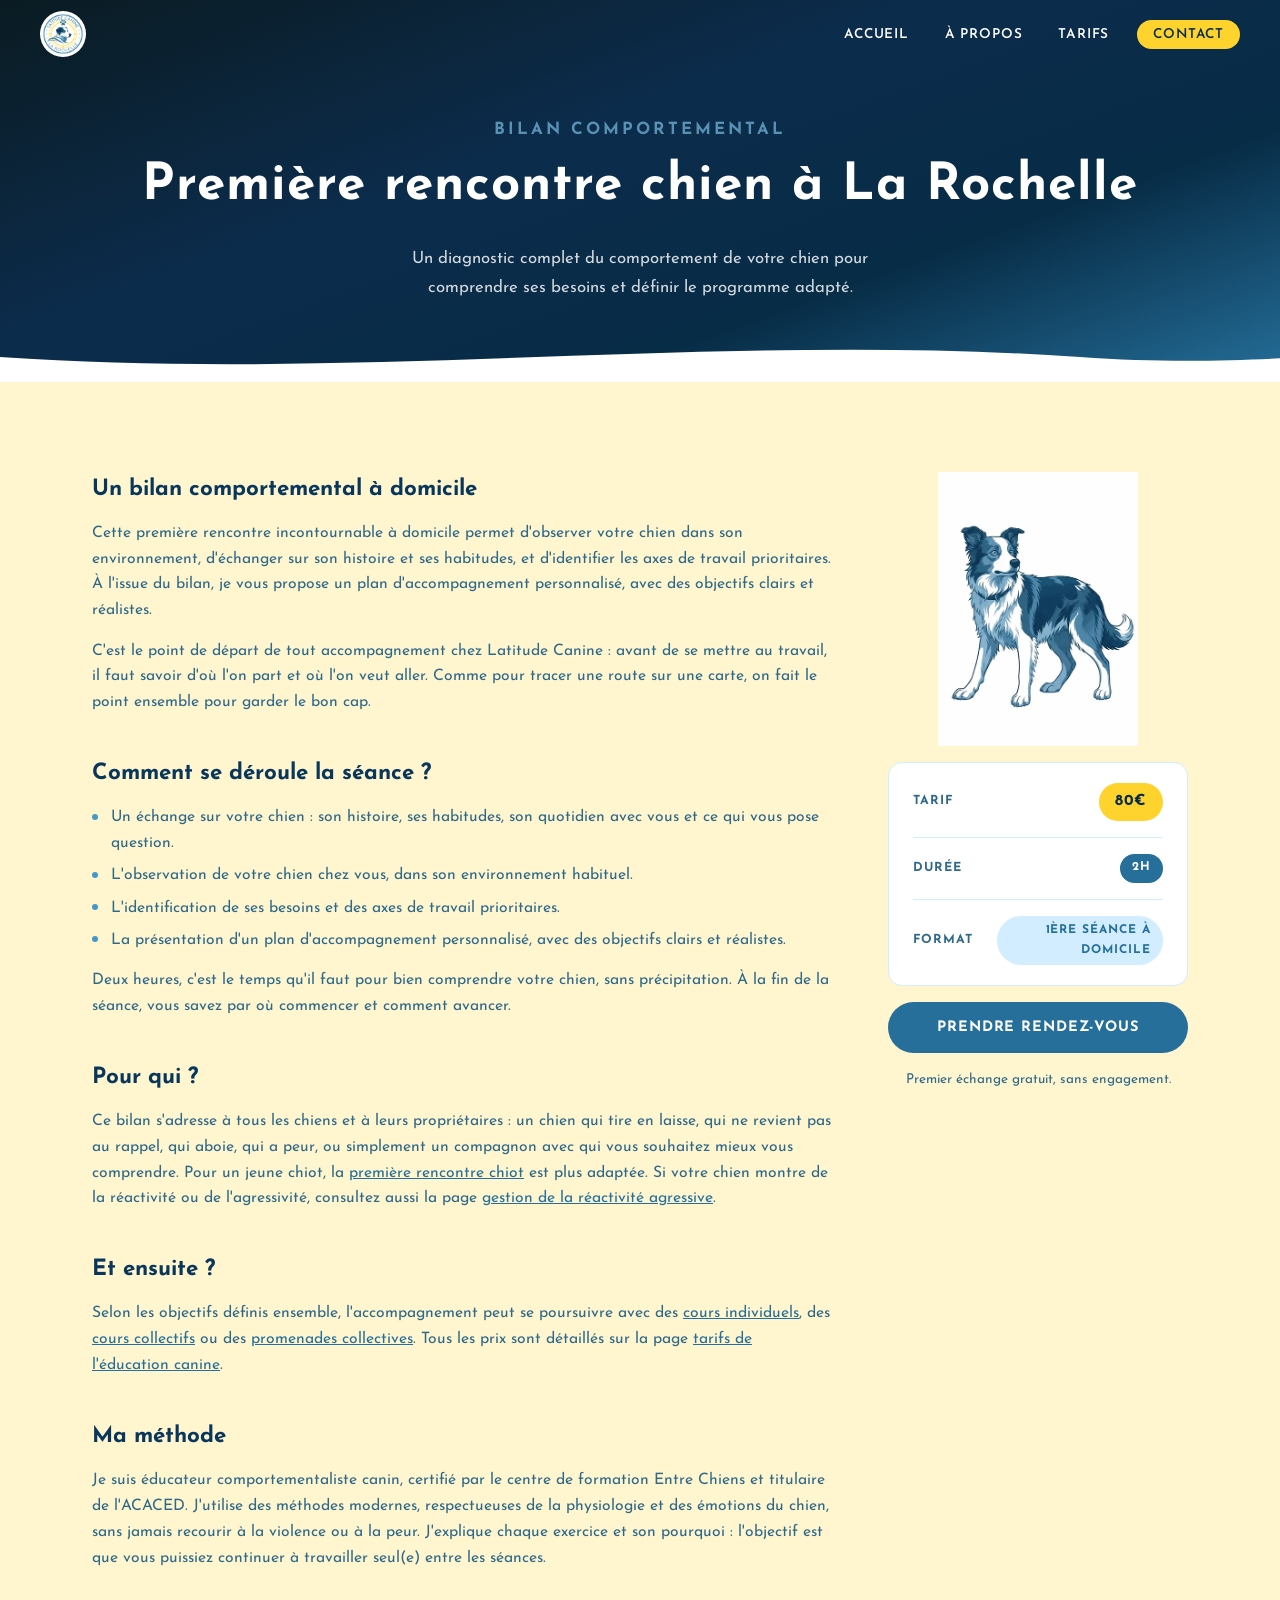
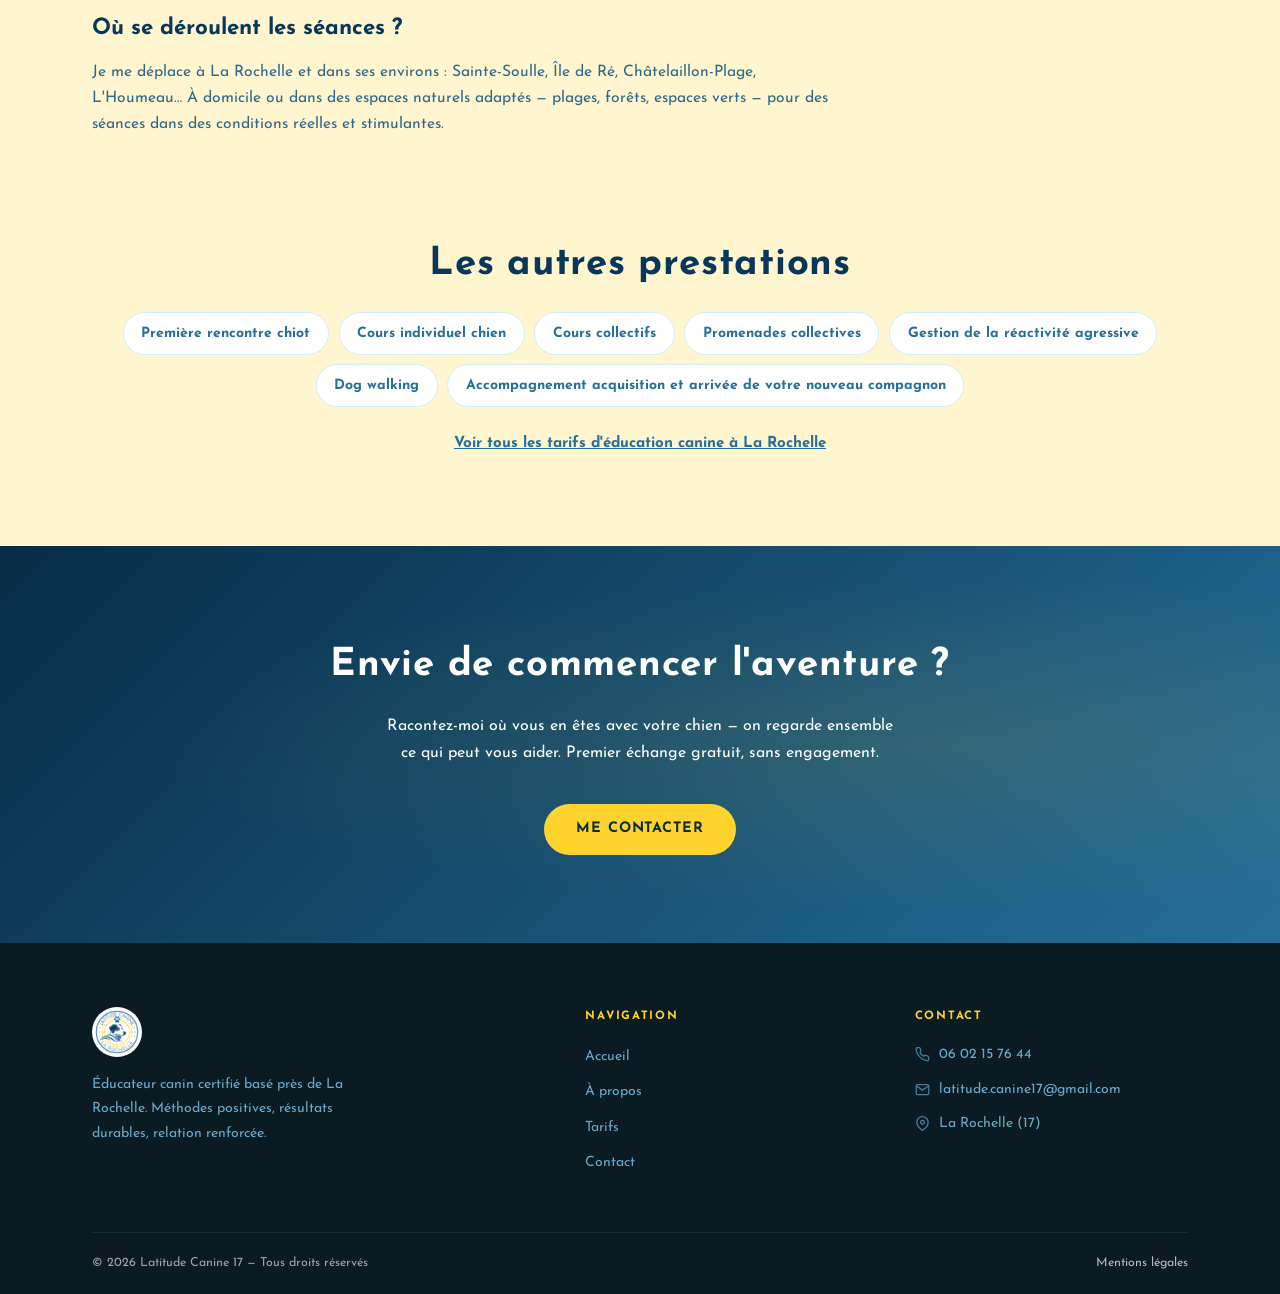
<file: bilan-comportemental-chien-la-rochelle.html>
<!DOCTYPE html>
<html lang="fr">
<head>
  <meta charset="UTF-8">
  <meta name="viewport" content="width=device-width, initial-scale=1.0">
  <meta name="description" content="Première rencontre chien à La Rochelle : un bilan comportemental de 2h à domicile pour comprendre votre chien et définir un programme adapté. 80€.">
  <meta name="theme-color" content="#072c46">
  <title>Première rencontre chien à La Rochelle — Latitude Canine</title>
  <link rel="canonical" href="https://www.latitudecanine17.fr/bilan-comportemental-chien-la-rochelle.html">

  <link rel="icon" type="image/png" sizes="32x32" href="img/favicon-32.png">
  <link rel="icon" type="image/png" sizes="16x16" href="img/favicon-16.png">
  <link rel="icon" type="image/png" sizes="192x192" href="img/favicon-192.png">
  <link rel="apple-touch-icon" sizes="180x180" href="img/apple-touch-icon.png">

  <meta property="og:type" content="website">
  <meta property="og:site_name" content="Latitude Canine">
  <meta property="og:locale" content="fr_FR">
  <meta property="og:title" content="Première rencontre chien à La Rochelle — Latitude Canine">
  <meta property="og:description" content="Première rencontre chien à La Rochelle : un bilan comportemental de 2h à domicile pour comprendre votre chien et définir un programme adapté. 80€.">
  <meta property="og:url" content="https://www.latitudecanine17.fr/bilan-comportemental-chien-la-rochelle.html">
  <meta property="og:image" content="https://www.latitudecanine17.fr/img/og-image.png">
  <meta name="twitter:card" content="summary_large_image">
  <meta name="twitter:title" content="Première rencontre chien à La Rochelle — Latitude Canine">
  <meta name="twitter:description" content="Première rencontre chien à La Rochelle : un bilan comportemental de 2h à domicile pour comprendre votre chien et définir un programme adapté. 80€.">
  <meta name="twitter:image" content="https://www.latitudecanine17.fr/img/og-image.png">

  <link rel="preload" href="fonts/josefin-sans-normal-latin.woff2" as="font" type="font/woff2" crossorigin>
  <link rel="stylesheet" href="css/styles.css">

  <script type="application/ld+json">
  {
    "@context": "https://schema.org",
    "@type": "Service",
    "name": "Première rencontre chien",
    "serviceType": "Bilan comportemental",
    "description": "Première rencontre chien à La Rochelle : un bilan comportemental de 2h à domicile pour comprendre votre chien et définir un programme adapté. 80€.",
    "url": "https://www.latitudecanine17.fr/bilan-comportemental-chien-la-rochelle.html",
    "provider": {
      "@type": "ProfessionalService",
      "@id": "https://www.latitudecanine17.fr/#business",
      "name": "Latitude Canine 17",
      "url": "https://www.latitudecanine17.fr/",
      "telephone": "+33 6 02 15 76 44"
    },
    "areaServed": [
      {
        "@type": "City",
        "name": "La Rochelle"
      },
      {
        "@type": "City",
        "name": "Sainte-Soulle"
      },
      {
        "@type": "Place",
        "name": "Île de Ré"
      },
      {
        "@type": "City",
        "name": "Châtelaillon-Plage"
      },
      {
        "@type": "City",
        "name": "L'Houmeau"
      }
    ],
    "offers": {
      "@type": "Offer",
      "priceCurrency": "EUR",
      "url": "https://www.latitudecanine17.fr/bilan-comportemental-chien-la-rochelle.html",
      "availability": "https://schema.org/InStock",
      "price": "80"
    }
  }
  </script>
</head>
<body>

  <!-- ═══════════════ NAVIGATION ═══════════════ -->
  <div class="nav-overlay" id="navOverlay"></div>
  <nav class="navbar scrolled" id="navbar" role="navigation" aria-label="Navigation principale">
    <a href="/" class="navbar-logo" aria-label="Latitude Canine – Accueil">
      <img src="img/logo-latitude-canine-128.webp" alt="Latitude Canine" width="46" height="46">
    </a>
    <button class="hamburger" id="hamburger" aria-label="Ouvrir le menu" aria-expanded="false" aria-controls="navLinks">
      <span></span><span></span><span></span>
    </button>
    <ul class="nav-links" id="navLinks" role="list">
      <li><a href="/">Accueil</a></li>
      <li><a href="apropos.html">À propos</a></li>
      <li><a href="tarifs.html">Tarifs</a></li>
      <li><a href="contact.html" class="btn-nav">Contact</a></li>
    </ul>
  </nav>

  <!-- ═══════════════ PAGE HEADER ═══════════════ -->
  <header class="page-header">
    <div class="container">
      <p class="section-label">Bilan comportemental</p>
      <h1>Première rencontre chien à La Rochelle</h1>
      <p>Un diagnostic complet du comportement de votre chien pour comprendre ses besoins et définir le programme adapté.</p>
    </div>
    <div class="page-header-waves" aria-hidden="true">
      <div style="position:relative;overflow:hidden;height:55px;">
        <div class="wave-track" style="height:55px;">
          <svg viewBox="0 0 1440 55" xmlns="http://www.w3.org/2000/svg" style="width:1440px;height:55px;flex-shrink:0">
            <path d="M0,30 C360,55 720,5 1080,30 C1260,43 1380,17 1440,30 L1440,55 L0,55 Z" fill="white"/>
          </svg>
          <svg viewBox="0 0 1440 55" xmlns="http://www.w3.org/2000/svg" style="width:1440px;height:55px;flex-shrink:0">
            <path d="M0,30 C360,55 720,5 1080,30 C1260,43 1380,17 1440,30 L1440,55 L0,55 Z" fill="white"/>
          </svg>
        </div>
      </div>
    </div>
  </header>

  <!-- ═══════════════ PRESTATION ═══════════════ -->
  <section class="prestation-section">
    <div class="container prestation-grid">
      <article class="legal-content prestation-content fade-in">
          <h2>Un bilan comportemental à domicile</h2>
          <p>Cette première rencontre incontournable à domicile permet d'observer votre chien dans son environnement, d'échanger sur son histoire et ses habitudes, et d'identifier les axes de travail prioritaires. À l'issue du bilan, je vous propose un plan d'accompagnement personnalisé, avec des objectifs clairs et réalistes.</p>
          <p>C'est le point de départ de tout accompagnement chez Latitude Canine : avant de se mettre au travail, il faut savoir d'où l'on part et où l'on veut aller. Comme pour tracer une route sur une carte, on fait le point ensemble pour garder le bon cap.</p>

          <h2>Comment se déroule la séance ?</h2>
          <ul>
            <li>Un échange sur votre chien : son histoire, ses habitudes, son quotidien avec vous et ce qui vous pose question.</li>
            <li>L'observation de votre chien chez vous, dans son environnement habituel.</li>
            <li>L'identification de ses besoins et des axes de travail prioritaires.</li>
            <li>La présentation d'un plan d'accompagnement personnalisé, avec des objectifs clairs et réalistes.</li>
          </ul>
          <p>Deux heures, c'est le temps qu'il faut pour bien comprendre votre chien, sans précipitation. À la fin de la séance, vous savez par où commencer et comment avancer.</p>

          <h2>Pour qui ?</h2>
          <p>Ce bilan s'adresse à tous les chiens et à leurs propriétaires : un chien qui tire en laisse, qui ne revient pas au rappel, qui aboie, qui a peur, ou simplement un compagnon avec qui vous souhaitez mieux vous comprendre. Pour un jeune chiot, la <a href="education-chiot-la-rochelle.html">première rencontre chiot</a> est plus adaptée. Si votre chien montre de la réactivité ou de l'agressivité, consultez aussi la page <a href="chien-reactif-la-rochelle.html">gestion de la réactivité agressive</a>.</p>

          <h2>Et ensuite ?</h2>
          <p>Selon les objectifs définis ensemble, l'accompagnement peut se poursuivre avec des <a href="cours-individuel-chien-la-rochelle.html">cours individuels</a>, des <a href="cours-collectifs-chien-la-rochelle.html">cours collectifs</a> ou des <a href="promenades-collectives-chien-la-rochelle.html">promenades collectives</a>. Tous les prix sont détaillés sur la page <a href="tarifs.html">tarifs de l'éducation canine</a>.</p>

          <h2>Ma méthode</h2>
          <p>Je suis éducateur comportementaliste canin, certifié par le centre de formation Entre Chiens et titulaire de l'ACACED. J'utilise des méthodes modernes, respectueuses de la physiologie et des émotions du chien, sans jamais recourir à la violence ou à la peur. J'explique chaque exercice et son pourquoi : l'objectif est que vous puissiez continuer à travailler seul(e) entre les séances.</p>

          <h2>Où se déroulent les séances ?</h2>
          <p>Je me déplace à La Rochelle et dans ses environs : Sainte-Soulle, Île de Ré, Châtelaillon-Plage, L'Houmeau… À domicile ou dans des espaces naturels adaptés — plages, forêts, espaces verts — pour des séances dans des conditions réelles et stimulantes.</p>
      </article>

      <aside class="prestation-aside fade-in delay-1" aria-label="Infos pratiques">
          <img class="prestation-illustration" src="img/surpris.webp" alt="" width="440" height="603" loading="lazy">
        <div class="pricing-list-card prestation-infos">
            <div class="pricing-row">
              <span class="prestation-info-label">Tarif</span>
              <span class="pricing-row-amount">80€</span>
            </div>
            <div class="pricing-row">
              <span class="prestation-info-label">Durée</span>
              <span class="service-duration">2h</span>
            </div>
            <div class="pricing-row">
              <span class="prestation-info-label">Format</span>
              <span class="service-tag">1ère séance à domicile</span>
            </div>
        </div>
        <a href="contact.html" class="btn btn-blue">Prendre rendez-vous</a>
        <p class="prestation-aside-note">Premier échange gratuit, sans engagement.</p>
      </aside>
    </div>
  </section>

  <!-- ═══════════════ AUTRES PRESTATIONS ═══════════════ -->
  <section class="prestation-others">
    <div class="container text-center fade-in">
      <h2 class="section-title">Les autres prestations</h2>
      <ul class="prestation-links">
          <li><a href="education-chiot-la-rochelle.html">Première rencontre chiot</a></li>
          <li><a href="cours-individuel-chien-la-rochelle.html">Cours individuel chien</a></li>
          <li><a href="cours-collectifs-chien-la-rochelle.html">Cours collectifs</a></li>
          <li><a href="promenades-collectives-chien-la-rochelle.html">Promenades collectives</a></li>
          <li><a href="chien-reactif-la-rochelle.html">Gestion de la réactivité agressive</a></li>
          <li><a href="promeneur-de-chien-la-rochelle.html">Dog walking</a></li>
          <li><a href="accompagnement-adoption-chien-la-rochelle.html">Accompagnement acquisition et arrivée de votre nouveau compagnon</a></li>
      </ul>
      <p class="prestation-others-tarifs"><a href="tarifs.html">Voir tous les tarifs d'éducation canine à La Rochelle</a></p>
    </div>
  </section>

  <!-- ═══════════════ CTA ═══════════════ -->
  <section class="cta-band">
    <div class="container">
      <h2 class="fade-in">Envie de commencer l'aventure ?</h2>
      <p class="fade-in delay-1">Racontez-moi où vous en êtes avec votre chien — on regarde ensemble ce qui peut vous aider. Premier échange gratuit, sans engagement.</p>
      <a href="contact.html" class="btn btn-primary fade-in delay-2">Me contacter</a>
    </div>
  </section>

  <!-- ═══════════════ FOOTER ═══════════════ -->
  <footer class="footer">
    <div class="container">
      <div class="footer-grid">
        <div class="footer-brand">
          <img src="img/logo-latitude-canine-128.webp" alt="" width="50" height="50" loading="lazy">
          <p class="footer-desc">Éducateur canin certifié basé près de La Rochelle. Méthodes positives, résultats durables, relation renforcée.</p>
        </div>
        <div class="footer-col">
          <p class="footer-title">Navigation</p>
          <ul>
            <li><a href="/">Accueil</a></li>
            <li><a href="apropos.html">À propos</a></li>
            <li><a href="tarifs.html">Tarifs</a></li>
            <li><a href="contact.html">Contact</a></li>
          </ul>
        </div>
        <div class="footer-col">
          <p class="footer-title">Contact</p>
          <p class="footer-contact-line">
            <svg viewBox="0 0 24 24" fill="none" stroke="currentColor" stroke-width="2" aria-hidden="true"><path d="M22 16.92v3a2 2 0 0 1-2.18 2 19.79 19.79 0 0 1-8.63-3.07A19.5 19.5 0 0 1 4.69 12a19.79 19.79 0 0 1-3.07-8.67A2 2 0 0 1 3.6 1.18h3a2 2 0 0 1 2 1.72c.127.96.361 1.903.7 2.81a2 2 0 0 1-.45 2.11L7.91 8.78a16 16 0 0 0 6 6l.86-.86a2 2 0 0 1 2.11-.45c.907.339 1.85.573 2.81.7a2 2 0 0 1 1.72 2.03z"/></svg>
            06 02 15 76 44
          </p>
          <p class="footer-contact-line">
            <svg viewBox="0 0 24 24" fill="none" stroke="currentColor" stroke-width="2" aria-hidden="true"><path d="M4 4h16c1.1 0 2 .9 2 2v12c0 1.1-.9 2-2 2H4c-1.1 0-2-.9-2-2V6c0-1.1.9-2 2-2z"/><polyline points="22,6 12,13 2,6"/></svg>
            latitude.canine17@gmail.com
          </p>
          <p class="footer-contact-line">
            <svg viewBox="0 0 24 24" fill="none" stroke="currentColor" stroke-width="2" aria-hidden="true"><path d="M21 10c0 7-9 13-9 13s-9-6-9-13a9 9 0 0 1 18 0z"/><circle cx="12" cy="10" r="3"/></svg>
            La Rochelle (17)
          </p>
        </div>
      </div>
      <div class="footer-bottom">
        <p>&copy; <span id="copyrightYear">2025</span> Latitude Canine 17 — Tous droits réservés</p>
        <a href="mentions-legales.html">Mentions légales</a>
      </div>
    </div>
  </footer>

  <script src="js/main.js"></script>
</body>
</html>
</file>
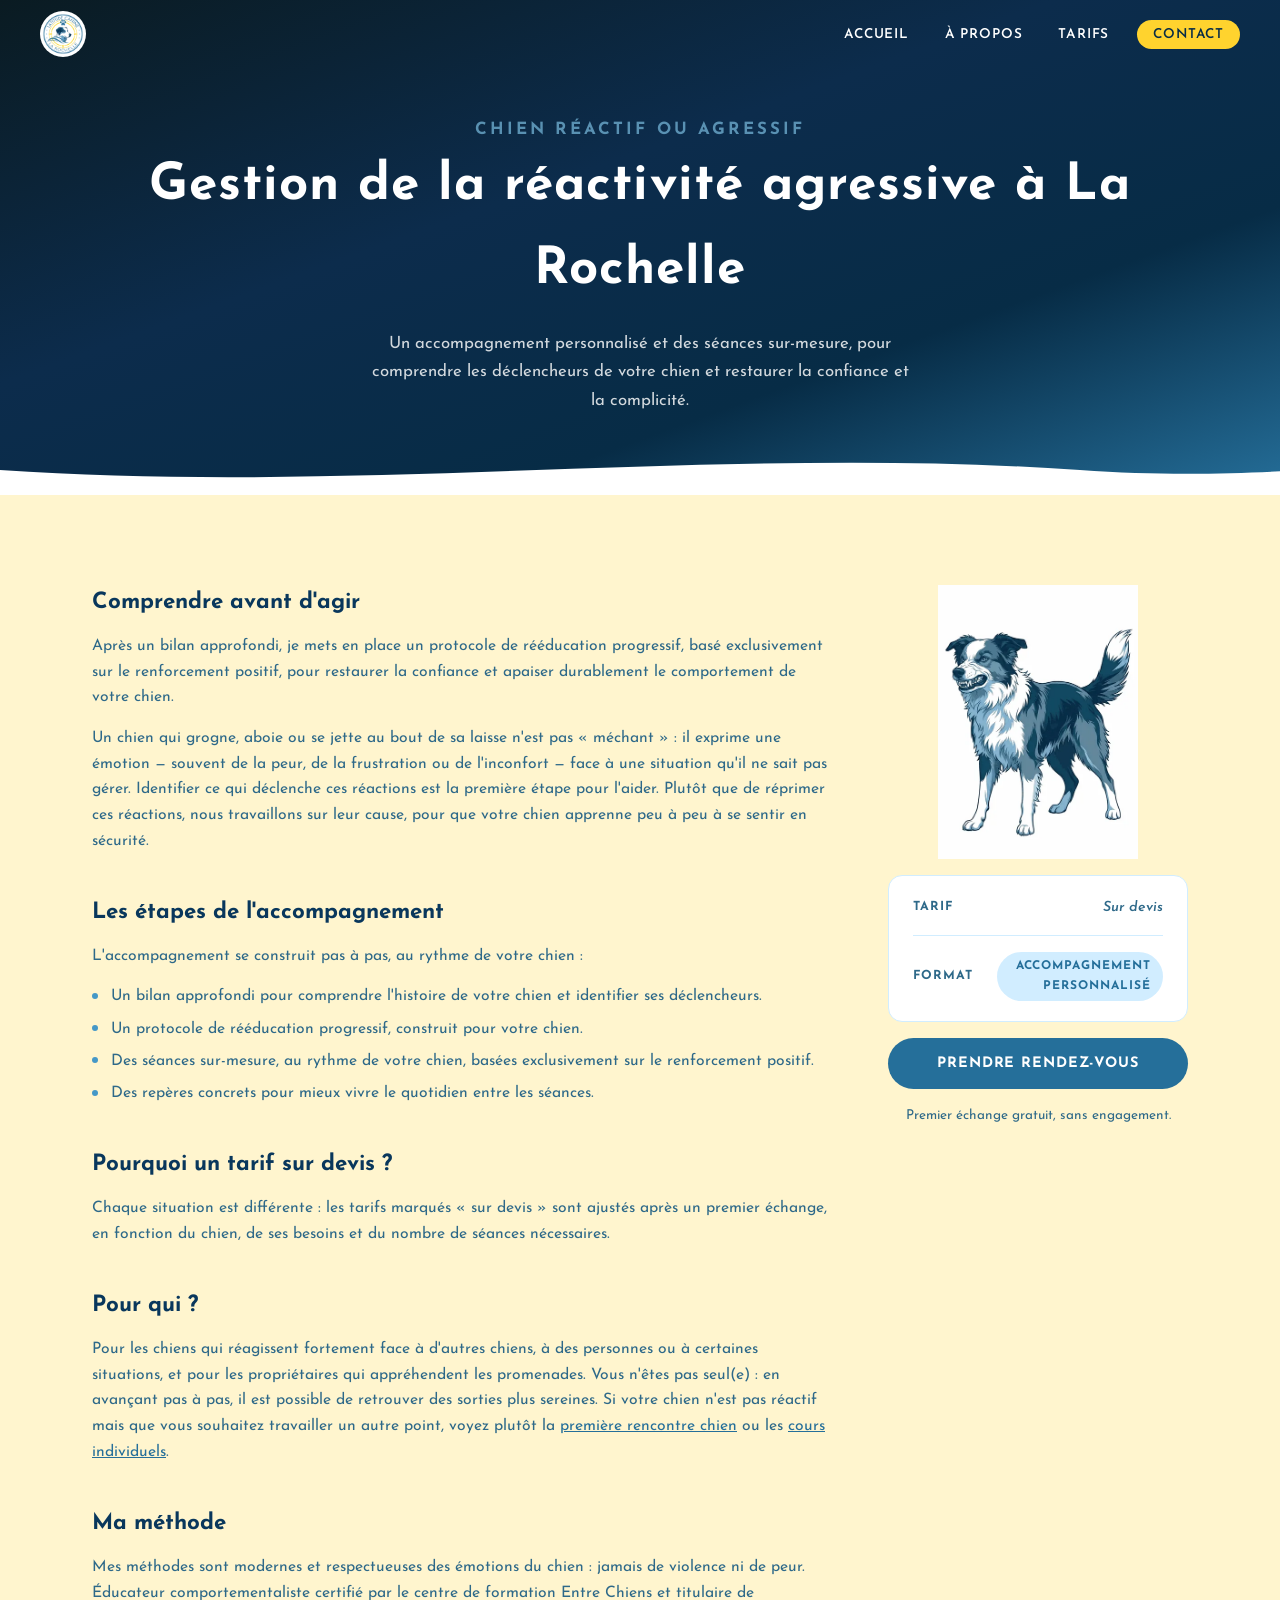
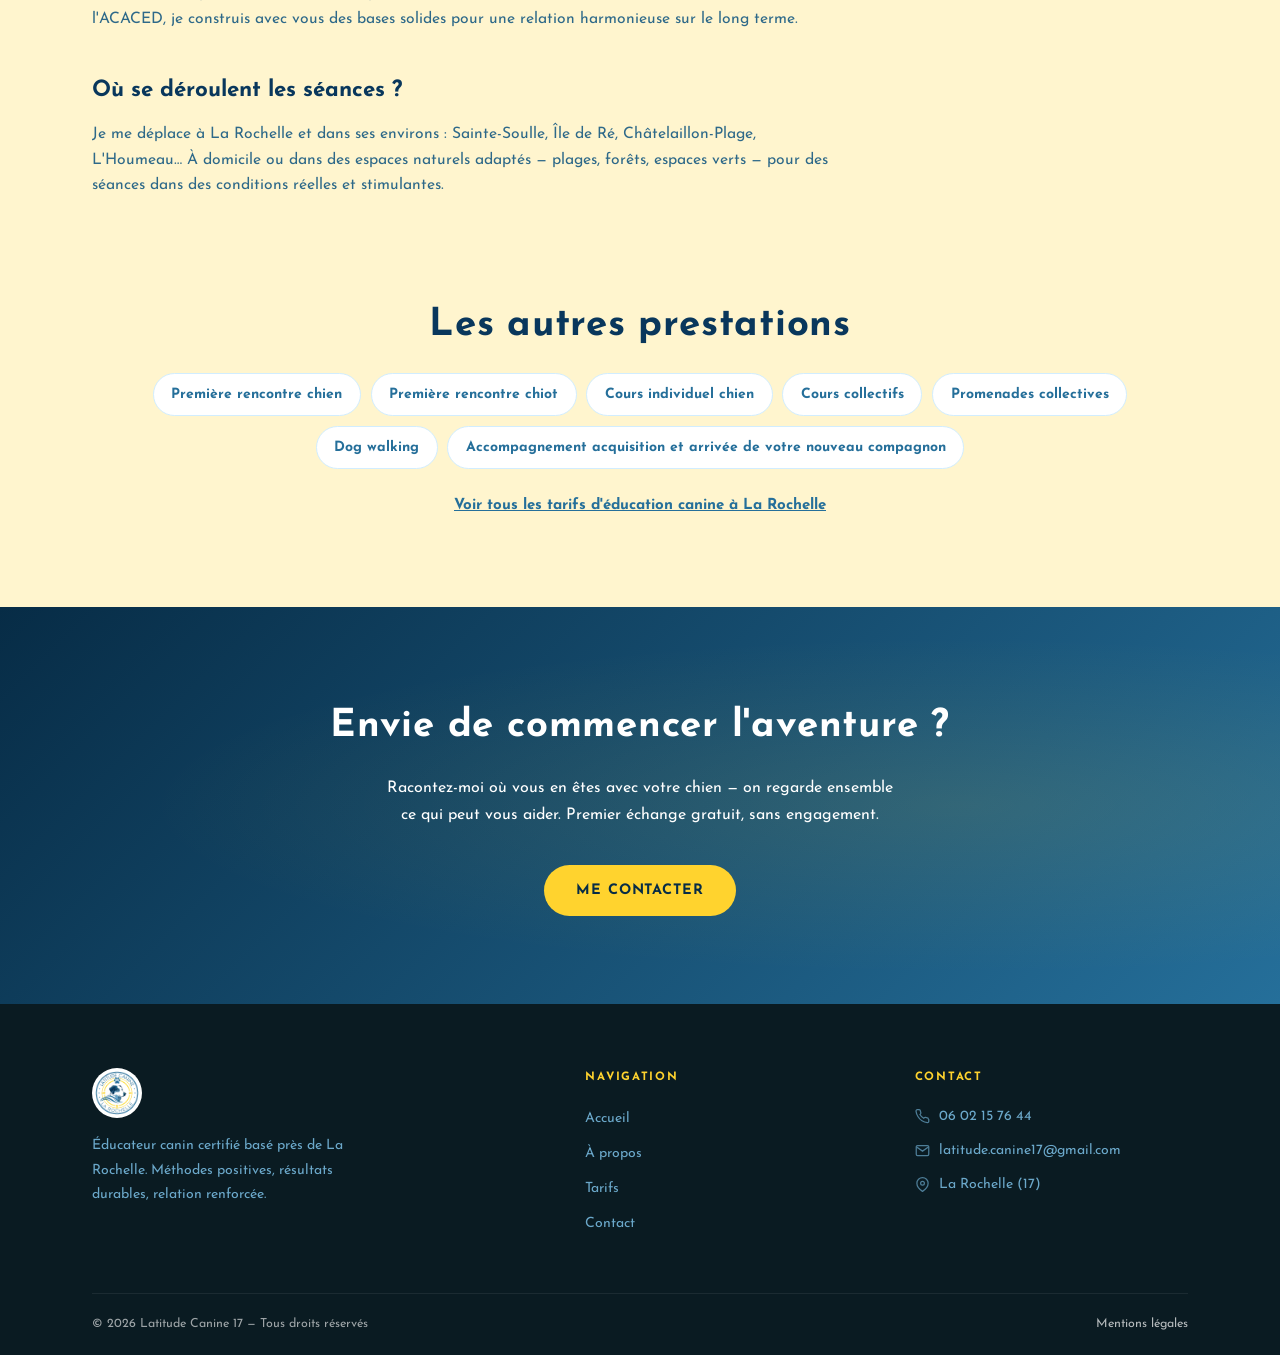
<file: chien-reactif-la-rochelle.html>
<!DOCTYPE html>
<html lang="fr">
<head>
  <meta charset="UTF-8">
  <meta name="viewport" content="width=device-width, initial-scale=1.0">
  <meta name="description" content="Gestion de la réactivité agressive à La Rochelle : bilan approfondi et protocole de rééducation progressif en renforcement positif. Tarif sur devis.">
  <meta name="theme-color" content="#072c46">
  <title>Gestion de la réactivité agressive à La Rochelle — Latitude Canine</title>
  <link rel="canonical" href="https://www.latitudecanine17.fr/chien-reactif-la-rochelle.html">

  <link rel="icon" type="image/png" sizes="32x32" href="img/favicon-32.png">
  <link rel="icon" type="image/png" sizes="16x16" href="img/favicon-16.png">
  <link rel="icon" type="image/png" sizes="192x192" href="img/favicon-192.png">
  <link rel="apple-touch-icon" sizes="180x180" href="img/apple-touch-icon.png">

  <meta property="og:type" content="website">
  <meta property="og:site_name" content="Latitude Canine">
  <meta property="og:locale" content="fr_FR">
  <meta property="og:title" content="Gestion de la réactivité agressive à La Rochelle — Latitude Canine">
  <meta property="og:description" content="Gestion de la réactivité agressive à La Rochelle : bilan approfondi et protocole de rééducation progressif en renforcement positif. Tarif sur devis.">
  <meta property="og:url" content="https://www.latitudecanine17.fr/chien-reactif-la-rochelle.html">
  <meta property="og:image" content="https://www.latitudecanine17.fr/img/og-image.png">
  <meta name="twitter:card" content="summary_large_image">
  <meta name="twitter:title" content="Gestion de la réactivité agressive à La Rochelle — Latitude Canine">
  <meta name="twitter:description" content="Gestion de la réactivité agressive à La Rochelle : bilan approfondi et protocole de rééducation progressif en renforcement positif. Tarif sur devis.">
  <meta name="twitter:image" content="https://www.latitudecanine17.fr/img/og-image.png">

  <link rel="preload" href="fonts/josefin-sans-normal-latin.woff2" as="font" type="font/woff2" crossorigin>
  <link rel="stylesheet" href="css/styles.css">

  <script type="application/ld+json">
  {
    "@context": "https://schema.org",
    "@type": "Service",
    "name": "Gestion de la réactivité agressive",
    "serviceType": "Chien réactif ou agressif",
    "description": "Gestion de la réactivité agressive à La Rochelle : bilan approfondi et protocole de rééducation progressif en renforcement positif. Tarif sur devis.",
    "url": "https://www.latitudecanine17.fr/chien-reactif-la-rochelle.html",
    "provider": {
      "@type": "ProfessionalService",
      "@id": "https://www.latitudecanine17.fr/#business",
      "name": "Latitude Canine 17",
      "url": "https://www.latitudecanine17.fr/",
      "telephone": "+33 6 02 15 76 44"
    },
    "areaServed": [
      {
        "@type": "City",
        "name": "La Rochelle"
      },
      {
        "@type": "City",
        "name": "Sainte-Soulle"
      },
      {
        "@type": "Place",
        "name": "Île de Ré"
      },
      {
        "@type": "City",
        "name": "Châtelaillon-Plage"
      },
      {
        "@type": "City",
        "name": "L'Houmeau"
      }
    ],
    "offers": {
      "@type": "Offer",
      "priceCurrency": "EUR",
      "url": "https://www.latitudecanine17.fr/chien-reactif-la-rochelle.html",
      "availability": "https://schema.org/InStock",
      "description": "Tarif sur devis, ajusté après un premier échange"
    }
  }
  </script>
</head>
<body>

  <!-- ═══════════════ NAVIGATION ═══════════════ -->
  <div class="nav-overlay" id="navOverlay"></div>
  <nav class="navbar scrolled" id="navbar" role="navigation" aria-label="Navigation principale">
    <a href="/" class="navbar-logo" aria-label="Latitude Canine – Accueil">
      <img src="img/logo-latitude-canine-128.webp" alt="Latitude Canine" width="46" height="46">
    </a>
    <button class="hamburger" id="hamburger" aria-label="Ouvrir le menu" aria-expanded="false" aria-controls="navLinks">
      <span></span><span></span><span></span>
    </button>
    <ul class="nav-links" id="navLinks" role="list">
      <li><a href="/">Accueil</a></li>
      <li><a href="apropos.html">À propos</a></li>
      <li><a href="tarifs.html">Tarifs</a></li>
      <li><a href="contact.html" class="btn-nav">Contact</a></li>
    </ul>
  </nav>

  <!-- ═══════════════ PAGE HEADER ═══════════════ -->
  <header class="page-header">
    <div class="container">
      <p class="section-label">Chien réactif ou agressif</p>
      <h1>Gestion de la réactivité agressive à La Rochelle</h1>
      <p>Un accompagnement personnalisé et des séances sur-mesure, pour comprendre les déclencheurs de votre chien et restaurer la confiance et la complicité.</p>
    </div>
    <div class="page-header-waves" aria-hidden="true">
      <div style="position:relative;overflow:hidden;height:55px;">
        <div class="wave-track" style="height:55px;">
          <svg viewBox="0 0 1440 55" xmlns="http://www.w3.org/2000/svg" style="width:1440px;height:55px;flex-shrink:0">
            <path d="M0,30 C360,55 720,5 1080,30 C1260,43 1380,17 1440,30 L1440,55 L0,55 Z" fill="white"/>
          </svg>
          <svg viewBox="0 0 1440 55" xmlns="http://www.w3.org/2000/svg" style="width:1440px;height:55px;flex-shrink:0">
            <path d="M0,30 C360,55 720,5 1080,30 C1260,43 1380,17 1440,30 L1440,55 L0,55 Z" fill="white"/>
          </svg>
        </div>
      </div>
    </div>
  </header>

  <!-- ═══════════════ PRESTATION ═══════════════ -->
  <section class="prestation-section">
    <div class="container prestation-grid">
      <article class="legal-content prestation-content fade-in">
          <h2>Comprendre avant d'agir</h2>
          <p>Après un bilan approfondi, je mets en place un protocole de rééducation progressif, basé exclusivement sur le renforcement positif, pour restaurer la confiance et apaiser durablement le comportement de votre chien.</p>
          <p>Un chien qui grogne, aboie ou se jette au bout de sa laisse n'est pas « méchant » : il exprime une émotion — souvent de la peur, de la frustration ou de l'inconfort — face à une situation qu'il ne sait pas gérer. Identifier ce qui déclenche ces réactions est la première étape pour l'aider. Plutôt que de réprimer ces réactions, nous travaillons sur leur cause, pour que votre chien apprenne peu à peu à se sentir en sécurité.</p>

          <h2>Les étapes de l'accompagnement</h2>
          <p>L'accompagnement se construit pas à pas, au rythme de votre chien :</p>
          <ul>
            <li>Un bilan approfondi pour comprendre l'histoire de votre chien et identifier ses déclencheurs.</li>
            <li>Un protocole de rééducation progressif, construit pour votre chien.</li>
            <li>Des séances sur-mesure, au rythme de votre chien, basées exclusivement sur le renforcement positif.</li>
            <li>Des repères concrets pour mieux vivre le quotidien entre les séances.</li>
          </ul>

          <h2>Pourquoi un tarif sur devis ?</h2>
          <p>Chaque situation est différente : les tarifs marqués « sur devis » sont ajustés après un premier échange, en fonction du chien, de ses besoins et du nombre de séances nécessaires.</p>

          <h2>Pour qui ?</h2>
          <p>Pour les chiens qui réagissent fortement face à d'autres chiens, à des personnes ou à certaines situations, et pour les propriétaires qui appréhendent les promenades. Vous n'êtes pas seul(e) : en avançant pas à pas, il est possible de retrouver des sorties plus sereines. Si votre chien n'est pas réactif mais que vous souhaitez travailler un autre point, voyez plutôt la <a href="bilan-comportemental-chien-la-rochelle.html">première rencontre chien</a> ou les <a href="cours-individuel-chien-la-rochelle.html">cours individuels</a>.</p>

          <h2>Ma méthode</h2>
          <p>Mes méthodes sont modernes et respectueuses des émotions du chien : jamais de violence ni de peur. Éducateur comportementaliste certifié par le centre de formation Entre Chiens et titulaire de l'ACACED, je construis avec vous des bases solides pour une relation harmonieuse sur le long terme.</p>

          <h2>Où se déroulent les séances ?</h2>
          <p>Je me déplace à La Rochelle et dans ses environs : Sainte-Soulle, Île de Ré, Châtelaillon-Plage, L'Houmeau… À domicile ou dans des espaces naturels adaptés — plages, forêts, espaces verts — pour des séances dans des conditions réelles et stimulantes.</p>
      </article>

      <aside class="prestation-aside fade-in delay-1" aria-label="Infos pratiques">
          <img class="prestation-illustration" src="img/agressif.webp" alt="" width="440" height="603" loading="lazy">
        <div class="pricing-list-card prestation-infos">
            <div class="pricing-row">
              <span class="prestation-info-label">Tarif</span>
              <span class="pricing-row-amount devis">Sur devis</span>
            </div>
            <div class="pricing-row">
              <span class="prestation-info-label">Format</span>
              <span class="service-tag">Accompagnement personnalisé</span>
            </div>
        </div>
        <a href="contact.html" class="btn btn-blue">Prendre rendez-vous</a>
        <p class="prestation-aside-note">Premier échange gratuit, sans engagement.</p>
      </aside>
    </div>
  </section>

  <!-- ═══════════════ AUTRES PRESTATIONS ═══════════════ -->
  <section class="prestation-others">
    <div class="container text-center fade-in">
      <h2 class="section-title">Les autres prestations</h2>
      <ul class="prestation-links">
          <li><a href="bilan-comportemental-chien-la-rochelle.html">Première rencontre chien</a></li>
          <li><a href="education-chiot-la-rochelle.html">Première rencontre chiot</a></li>
          <li><a href="cours-individuel-chien-la-rochelle.html">Cours individuel chien</a></li>
          <li><a href="cours-collectifs-chien-la-rochelle.html">Cours collectifs</a></li>
          <li><a href="promenades-collectives-chien-la-rochelle.html">Promenades collectives</a></li>
          <li><a href="promeneur-de-chien-la-rochelle.html">Dog walking</a></li>
          <li><a href="accompagnement-adoption-chien-la-rochelle.html">Accompagnement acquisition et arrivée de votre nouveau compagnon</a></li>
      </ul>
      <p class="prestation-others-tarifs"><a href="tarifs.html">Voir tous les tarifs d'éducation canine à La Rochelle</a></p>
    </div>
  </section>

  <!-- ═══════════════ CTA ═══════════════ -->
  <section class="cta-band">
    <div class="container">
      <h2 class="fade-in">Envie de commencer l'aventure ?</h2>
      <p class="fade-in delay-1">Racontez-moi où vous en êtes avec votre chien — on regarde ensemble ce qui peut vous aider. Premier échange gratuit, sans engagement.</p>
      <a href="contact.html" class="btn btn-primary fade-in delay-2">Me contacter</a>
    </div>
  </section>

  <!-- ═══════════════ FOOTER ═══════════════ -->
  <footer class="footer">
    <div class="container">
      <div class="footer-grid">
        <div class="footer-brand">
          <img src="img/logo-latitude-canine-128.webp" alt="" width="50" height="50" loading="lazy">
          <p class="footer-desc">Éducateur canin certifié basé près de La Rochelle. Méthodes positives, résultats durables, relation renforcée.</p>
        </div>
        <div class="footer-col">
          <p class="footer-title">Navigation</p>
          <ul>
            <li><a href="/">Accueil</a></li>
            <li><a href="apropos.html">À propos</a></li>
            <li><a href="tarifs.html">Tarifs</a></li>
            <li><a href="contact.html">Contact</a></li>
          </ul>
        </div>
        <div class="footer-col">
          <p class="footer-title">Contact</p>
          <p class="footer-contact-line">
            <svg viewBox="0 0 24 24" fill="none" stroke="currentColor" stroke-width="2" aria-hidden="true"><path d="M22 16.92v3a2 2 0 0 1-2.18 2 19.79 19.79 0 0 1-8.63-3.07A19.5 19.5 0 0 1 4.69 12a19.79 19.79 0 0 1-3.07-8.67A2 2 0 0 1 3.6 1.18h3a2 2 0 0 1 2 1.72c.127.96.361 1.903.7 2.81a2 2 0 0 1-.45 2.11L7.91 8.78a16 16 0 0 0 6 6l.86-.86a2 2 0 0 1 2.11-.45c.907.339 1.85.573 2.81.7a2 2 0 0 1 1.72 2.03z"/></svg>
            06 02 15 76 44
          </p>
          <p class="footer-contact-line">
            <svg viewBox="0 0 24 24" fill="none" stroke="currentColor" stroke-width="2" aria-hidden="true"><path d="M4 4h16c1.1 0 2 .9 2 2v12c0 1.1-.9 2-2 2H4c-1.1 0-2-.9-2-2V6c0-1.1.9-2 2-2z"/><polyline points="22,6 12,13 2,6"/></svg>
            latitude.canine17@gmail.com
          </p>
          <p class="footer-contact-line">
            <svg viewBox="0 0 24 24" fill="none" stroke="currentColor" stroke-width="2" aria-hidden="true"><path d="M21 10c0 7-9 13-9 13s-9-6-9-13a9 9 0 0 1 18 0z"/><circle cx="12" cy="10" r="3"/></svg>
            La Rochelle (17)
          </p>
        </div>
      </div>
      <div class="footer-bottom">
        <p>&copy; <span id="copyrightYear">2025</span> Latitude Canine 17 — Tous droits réservés</p>
        <a href="mentions-legales.html">Mentions légales</a>
      </div>
    </div>
  </footer>

  <script src="js/main.js"></script>
</body>
</html>
</file>
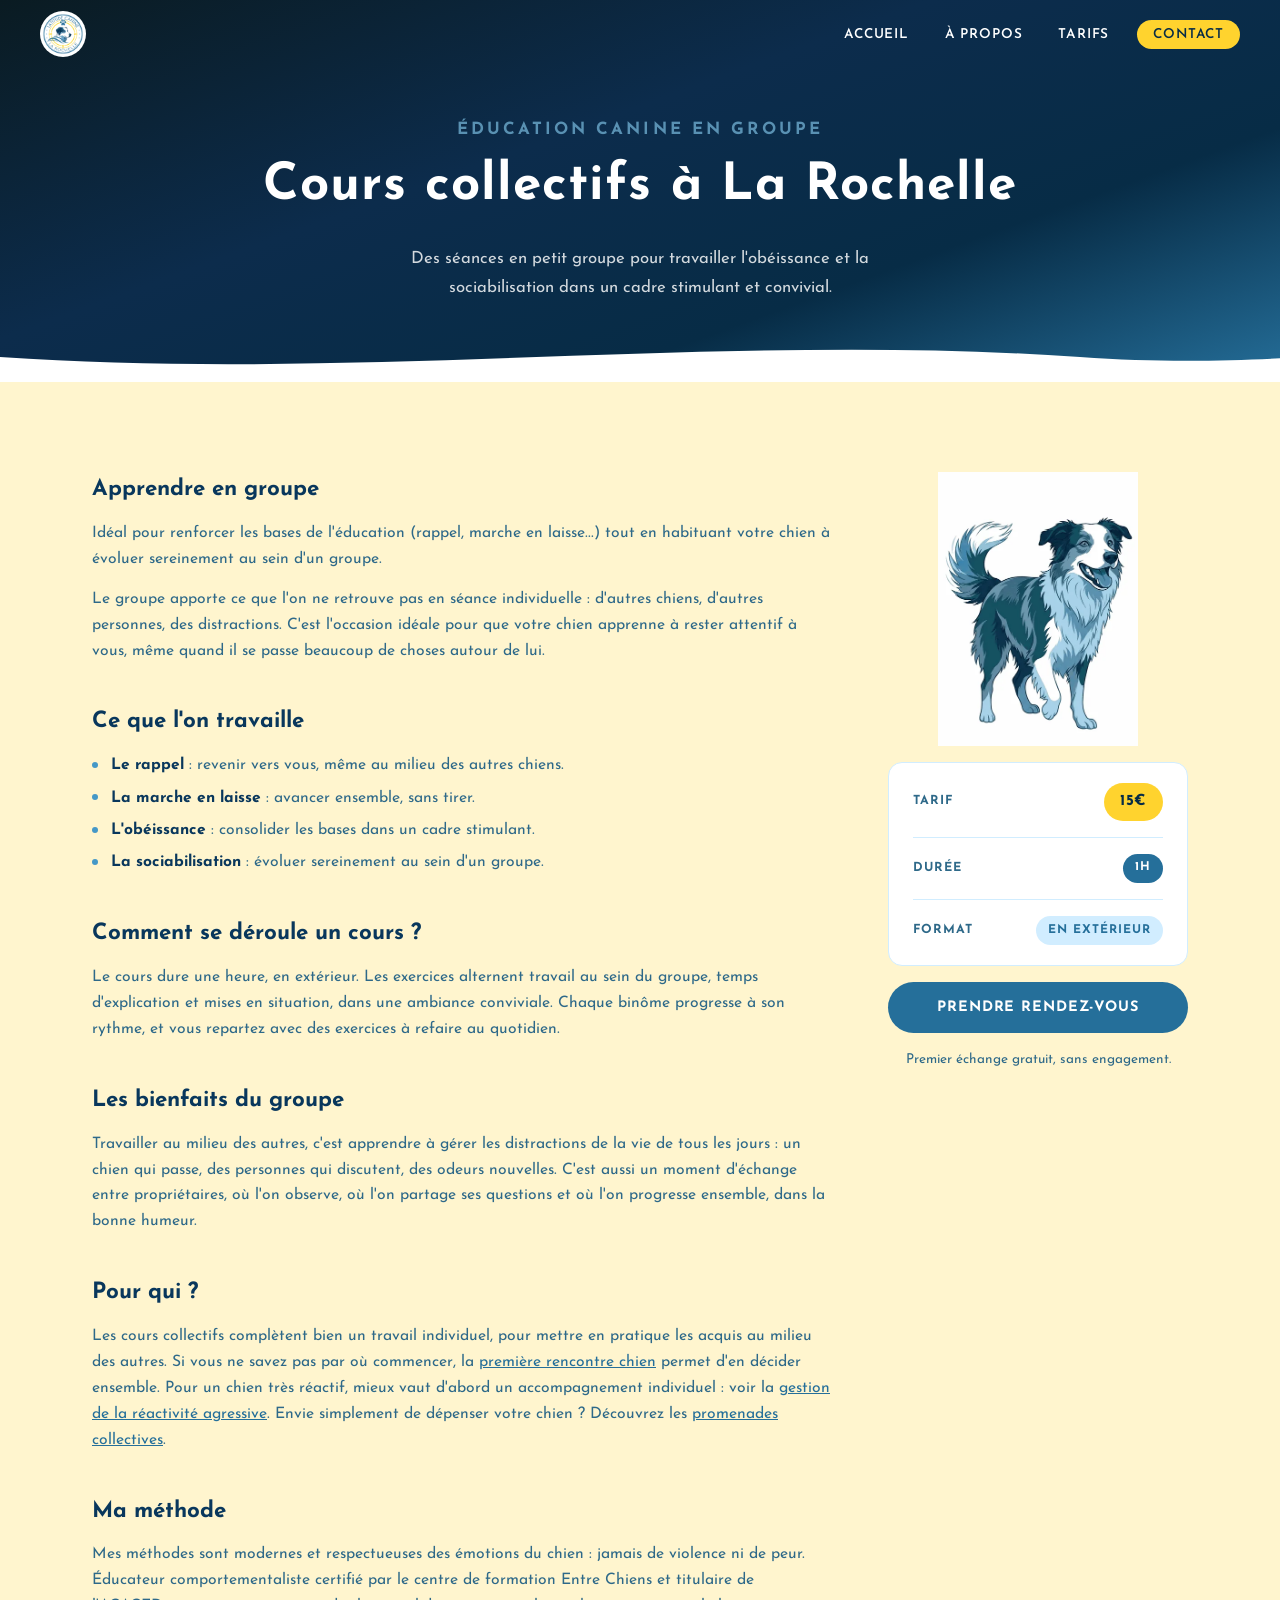
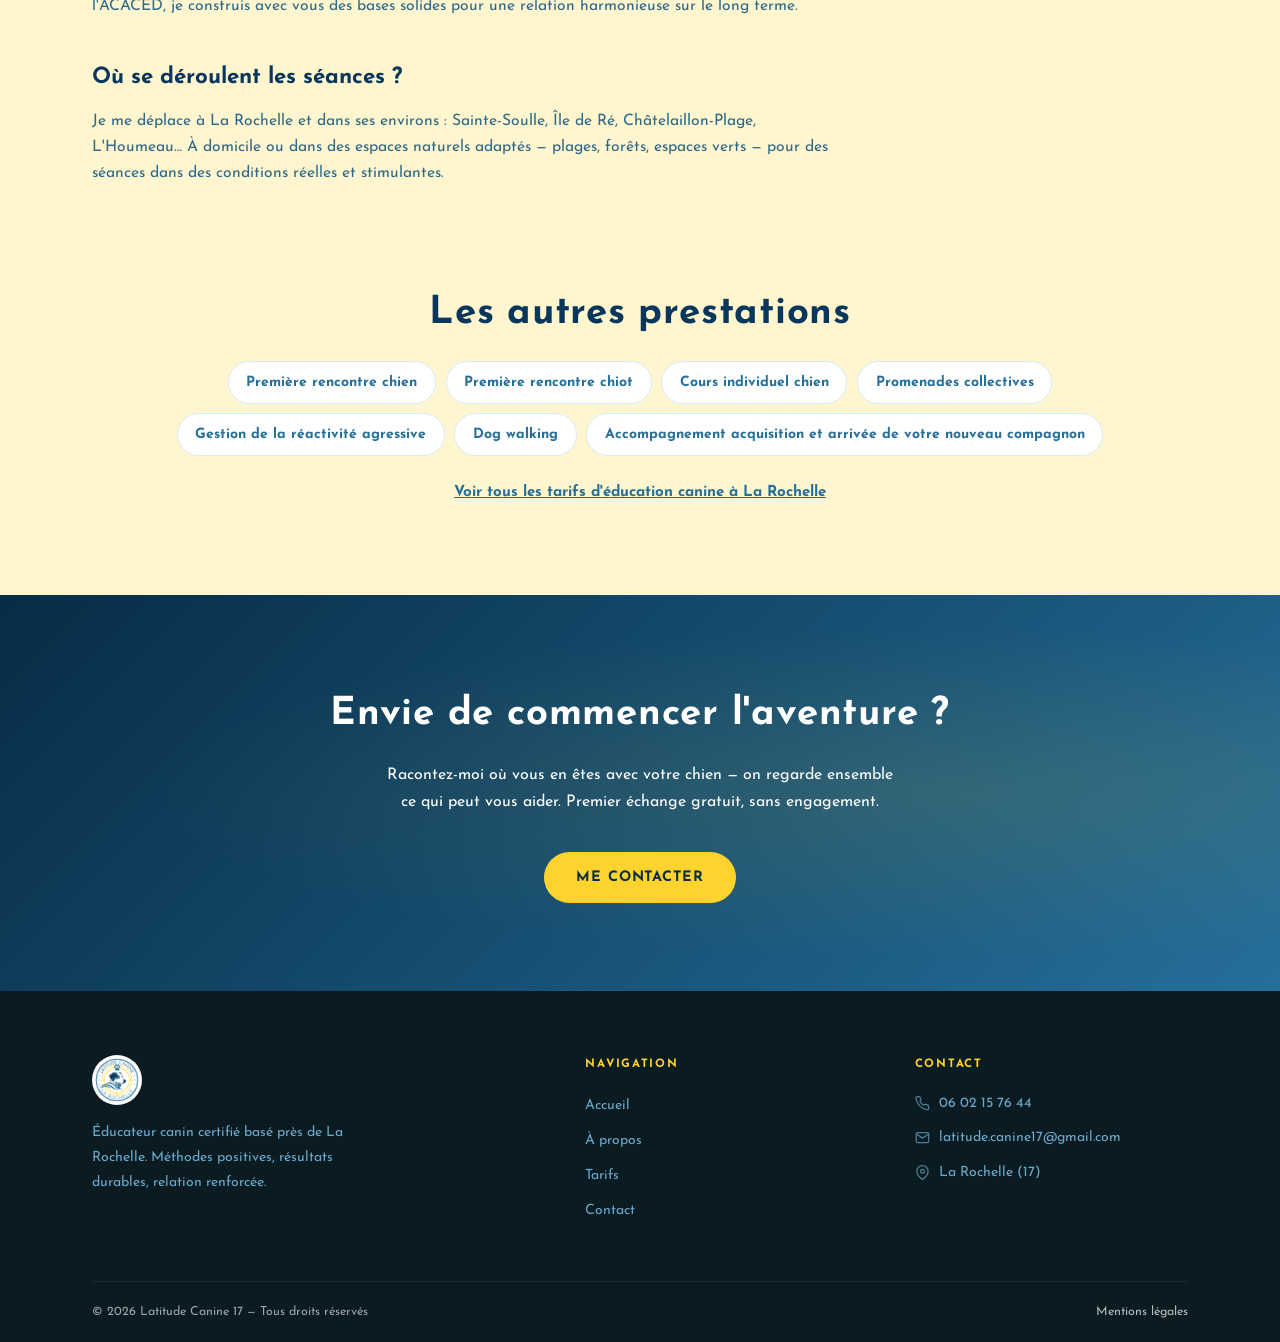
<file: cours-collectifs-chien-la-rochelle.html>
<!DOCTYPE html>
<html lang="fr">
<head>
  <meta charset="UTF-8">
  <meta name="viewport" content="width=device-width, initial-scale=1.0">
  <meta name="description" content="Cours collectifs d'éducation canine à La Rochelle : 1h en petit groupe, en extérieur, pour travailler obéissance, rappel, marche en laisse et sociabilisation. 15€.">
  <meta name="theme-color" content="#072c46">
  <title>Cours collectifs à La Rochelle — Latitude Canine</title>
  <link rel="canonical" href="https://www.latitudecanine17.fr/cours-collectifs-chien-la-rochelle.html">

  <link rel="icon" type="image/png" sizes="32x32" href="img/favicon-32.png">
  <link rel="icon" type="image/png" sizes="16x16" href="img/favicon-16.png">
  <link rel="icon" type="image/png" sizes="192x192" href="img/favicon-192.png">
  <link rel="apple-touch-icon" sizes="180x180" href="img/apple-touch-icon.png">

  <meta property="og:type" content="website">
  <meta property="og:site_name" content="Latitude Canine">
  <meta property="og:locale" content="fr_FR">
  <meta property="og:title" content="Cours collectifs à La Rochelle — Latitude Canine">
  <meta property="og:description" content="Cours collectifs d'éducation canine à La Rochelle : 1h en petit groupe, en extérieur, pour travailler obéissance, rappel, marche en laisse et sociabilisation. 15€.">
  <meta property="og:url" content="https://www.latitudecanine17.fr/cours-collectifs-chien-la-rochelle.html">
  <meta property="og:image" content="https://www.latitudecanine17.fr/img/og-image.png">
  <meta name="twitter:card" content="summary_large_image">
  <meta name="twitter:title" content="Cours collectifs à La Rochelle — Latitude Canine">
  <meta name="twitter:description" content="Cours collectifs d'éducation canine à La Rochelle : 1h en petit groupe, en extérieur, pour travailler obéissance, rappel, marche en laisse et sociabilisation. 15€.">
  <meta name="twitter:image" content="https://www.latitudecanine17.fr/img/og-image.png">

  <link rel="preload" href="fonts/josefin-sans-normal-latin.woff2" as="font" type="font/woff2" crossorigin>
  <link rel="stylesheet" href="css/styles.css">

  <script type="application/ld+json">
  {
    "@context": "https://schema.org",
    "@type": "Service",
    "name": "Cours collectifs",
    "serviceType": "Éducation canine en groupe",
    "description": "Cours collectifs d'éducation canine à La Rochelle : 1h en petit groupe, en extérieur, pour travailler obéissance, rappel, marche en laisse et sociabilisation. 15€.",
    "url": "https://www.latitudecanine17.fr/cours-collectifs-chien-la-rochelle.html",
    "provider": {
      "@type": "ProfessionalService",
      "@id": "https://www.latitudecanine17.fr/#business",
      "name": "Latitude Canine 17",
      "url": "https://www.latitudecanine17.fr/",
      "telephone": "+33 6 02 15 76 44"
    },
    "areaServed": [
      {
        "@type": "City",
        "name": "La Rochelle"
      },
      {
        "@type": "City",
        "name": "Sainte-Soulle"
      },
      {
        "@type": "Place",
        "name": "Île de Ré"
      },
      {
        "@type": "City",
        "name": "Châtelaillon-Plage"
      },
      {
        "@type": "City",
        "name": "L'Houmeau"
      }
    ],
    "offers": {
      "@type": "Offer",
      "priceCurrency": "EUR",
      "url": "https://www.latitudecanine17.fr/cours-collectifs-chien-la-rochelle.html",
      "availability": "https://schema.org/InStock",
      "price": "15"
    }
  }
  </script>
</head>
<body>

  <!-- ═══════════════ NAVIGATION ═══════════════ -->
  <div class="nav-overlay" id="navOverlay"></div>
  <nav class="navbar scrolled" id="navbar" role="navigation" aria-label="Navigation principale">
    <a href="/" class="navbar-logo" aria-label="Latitude Canine – Accueil">
      <img src="img/logo-latitude-canine-128.webp" alt="Latitude Canine" width="46" height="46">
    </a>
    <button class="hamburger" id="hamburger" aria-label="Ouvrir le menu" aria-expanded="false" aria-controls="navLinks">
      <span></span><span></span><span></span>
    </button>
    <ul class="nav-links" id="navLinks" role="list">
      <li><a href="/">Accueil</a></li>
      <li><a href="apropos.html">À propos</a></li>
      <li><a href="tarifs.html">Tarifs</a></li>
      <li><a href="contact.html" class="btn-nav">Contact</a></li>
    </ul>
  </nav>

  <!-- ═══════════════ PAGE HEADER ═══════════════ -->
  <header class="page-header">
    <div class="container">
      <p class="section-label">Éducation canine en groupe</p>
      <h1>Cours collectifs à La Rochelle</h1>
      <p>Des séances en petit groupe pour travailler l'obéissance et la sociabilisation dans un cadre stimulant et convivial.</p>
    </div>
    <div class="page-header-waves" aria-hidden="true">
      <div style="position:relative;overflow:hidden;height:55px;">
        <div class="wave-track" style="height:55px;">
          <svg viewBox="0 0 1440 55" xmlns="http://www.w3.org/2000/svg" style="width:1440px;height:55px;flex-shrink:0">
            <path d="M0,30 C360,55 720,5 1080,30 C1260,43 1380,17 1440,30 L1440,55 L0,55 Z" fill="white"/>
          </svg>
          <svg viewBox="0 0 1440 55" xmlns="http://www.w3.org/2000/svg" style="width:1440px;height:55px;flex-shrink:0">
            <path d="M0,30 C360,55 720,5 1080,30 C1260,43 1380,17 1440,30 L1440,55 L0,55 Z" fill="white"/>
          </svg>
        </div>
      </div>
    </div>
  </header>

  <!-- ═══════════════ PRESTATION ═══════════════ -->
  <section class="prestation-section">
    <div class="container prestation-grid">
      <article class="legal-content prestation-content fade-in">
          <h2>Apprendre en groupe</h2>
          <p>Idéal pour renforcer les bases de l'éducation (rappel, marche en laisse...) tout en habituant votre chien à évoluer sereinement au sein d'un groupe.</p>
          <p>Le groupe apporte ce que l'on ne retrouve pas en séance individuelle : d'autres chiens, d'autres personnes, des distractions. C'est l'occasion idéale pour que votre chien apprenne à rester attentif à vous, même quand il se passe beaucoup de choses autour de lui.</p>

          <h2>Ce que l'on travaille</h2>
          <ul>
            <li><strong>Le rappel</strong> : revenir vers vous, même au milieu des autres chiens.</li>
            <li><strong>La marche en laisse</strong> : avancer ensemble, sans tirer.</li>
            <li><strong>L'obéissance</strong> : consolider les bases dans un cadre stimulant.</li>
            <li><strong>La sociabilisation</strong> : évoluer sereinement au sein d'un groupe.</li>
          </ul>

          <h2>Comment se déroule un cours ?</h2>
          <p>Le cours dure une heure, en extérieur. Les exercices alternent travail au sein du groupe, temps d'explication et mises en situation, dans une ambiance conviviale. Chaque binôme progresse à son rythme, et vous repartez avec des exercices à refaire au quotidien.</p>

          <h2>Les bienfaits du groupe</h2>
          <p>Travailler au milieu des autres, c'est apprendre à gérer les distractions de la vie de tous les jours : un chien qui passe, des personnes qui discutent, des odeurs nouvelles. C'est aussi un moment d'échange entre propriétaires, où l'on observe, où l'on partage ses questions et où l'on progresse ensemble, dans la bonne humeur.</p>

          <h2>Pour qui ?</h2>
          <p>Les cours collectifs complètent bien un travail individuel, pour mettre en pratique les acquis au milieu des autres. Si vous ne savez pas par où commencer, la <a href="bilan-comportemental-chien-la-rochelle.html">première rencontre chien</a> permet d'en décider ensemble. Pour un chien très réactif, mieux vaut d'abord un accompagnement individuel : voir la <a href="chien-reactif-la-rochelle.html">gestion de la réactivité agressive</a>. Envie simplement de dépenser votre chien ? Découvrez les <a href="promenades-collectives-chien-la-rochelle.html">promenades collectives</a>.</p>

          <h2>Ma méthode</h2>
          <p>Mes méthodes sont modernes et respectueuses des émotions du chien : jamais de violence ni de peur. Éducateur comportementaliste certifié par le centre de formation Entre Chiens et titulaire de l'ACACED, je construis avec vous des bases solides pour une relation harmonieuse sur le long terme.</p>

          <h2>Où se déroulent les séances ?</h2>
          <p>Je me déplace à La Rochelle et dans ses environs : Sainte-Soulle, Île de Ré, Châtelaillon-Plage, L'Houmeau… À domicile ou dans des espaces naturels adaptés — plages, forêts, espaces verts — pour des séances dans des conditions réelles et stimulantes.</p>
      </article>

      <aside class="prestation-aside fade-in delay-1" aria-label="Infos pratiques">
          <img class="prestation-illustration" src="img/gentil.webp" alt="" width="440" height="603" loading="lazy">
        <div class="pricing-list-card prestation-infos">
            <div class="pricing-row">
              <span class="prestation-info-label">Tarif</span>
              <span class="pricing-row-amount">15€</span>
            </div>
            <div class="pricing-row">
              <span class="prestation-info-label">Durée</span>
              <span class="service-duration">1h</span>
            </div>
            <div class="pricing-row">
              <span class="prestation-info-label">Format</span>
              <span class="service-tag">En extérieur</span>
            </div>
        </div>
        <a href="contact.html" class="btn btn-blue">Prendre rendez-vous</a>
        <p class="prestation-aside-note">Premier échange gratuit, sans engagement.</p>
      </aside>
    </div>
  </section>

  <!-- ═══════════════ AUTRES PRESTATIONS ═══════════════ -->
  <section class="prestation-others">
    <div class="container text-center fade-in">
      <h2 class="section-title">Les autres prestations</h2>
      <ul class="prestation-links">
          <li><a href="bilan-comportemental-chien-la-rochelle.html">Première rencontre chien</a></li>
          <li><a href="education-chiot-la-rochelle.html">Première rencontre chiot</a></li>
          <li><a href="cours-individuel-chien-la-rochelle.html">Cours individuel chien</a></li>
          <li><a href="promenades-collectives-chien-la-rochelle.html">Promenades collectives</a></li>
          <li><a href="chien-reactif-la-rochelle.html">Gestion de la réactivité agressive</a></li>
          <li><a href="promeneur-de-chien-la-rochelle.html">Dog walking</a></li>
          <li><a href="accompagnement-adoption-chien-la-rochelle.html">Accompagnement acquisition et arrivée de votre nouveau compagnon</a></li>
      </ul>
      <p class="prestation-others-tarifs"><a href="tarifs.html">Voir tous les tarifs d'éducation canine à La Rochelle</a></p>
    </div>
  </section>

  <!-- ═══════════════ CTA ═══════════════ -->
  <section class="cta-band">
    <div class="container">
      <h2 class="fade-in">Envie de commencer l'aventure ?</h2>
      <p class="fade-in delay-1">Racontez-moi où vous en êtes avec votre chien — on regarde ensemble ce qui peut vous aider. Premier échange gratuit, sans engagement.</p>
      <a href="contact.html" class="btn btn-primary fade-in delay-2">Me contacter</a>
    </div>
  </section>

  <!-- ═══════════════ FOOTER ═══════════════ -->
  <footer class="footer">
    <div class="container">
      <div class="footer-grid">
        <div class="footer-brand">
          <img src="img/logo-latitude-canine-128.webp" alt="" width="50" height="50" loading="lazy">
          <p class="footer-desc">Éducateur canin certifié basé près de La Rochelle. Méthodes positives, résultats durables, relation renforcée.</p>
        </div>
        <div class="footer-col">
          <p class="footer-title">Navigation</p>
          <ul>
            <li><a href="/">Accueil</a></li>
            <li><a href="apropos.html">À propos</a></li>
            <li><a href="tarifs.html">Tarifs</a></li>
            <li><a href="contact.html">Contact</a></li>
          </ul>
        </div>
        <div class="footer-col">
          <p class="footer-title">Contact</p>
          <p class="footer-contact-line">
            <svg viewBox="0 0 24 24" fill="none" stroke="currentColor" stroke-width="2" aria-hidden="true"><path d="M22 16.92v3a2 2 0 0 1-2.18 2 19.79 19.79 0 0 1-8.63-3.07A19.5 19.5 0 0 1 4.69 12a19.79 19.79 0 0 1-3.07-8.67A2 2 0 0 1 3.6 1.18h3a2 2 0 0 1 2 1.72c.127.96.361 1.903.7 2.81a2 2 0 0 1-.45 2.11L7.91 8.78a16 16 0 0 0 6 6l.86-.86a2 2 0 0 1 2.11-.45c.907.339 1.85.573 2.81.7a2 2 0 0 1 1.72 2.03z"/></svg>
            06 02 15 76 44
          </p>
          <p class="footer-contact-line">
            <svg viewBox="0 0 24 24" fill="none" stroke="currentColor" stroke-width="2" aria-hidden="true"><path d="M4 4h16c1.1 0 2 .9 2 2v12c0 1.1-.9 2-2 2H4c-1.1 0-2-.9-2-2V6c0-1.1.9-2 2-2z"/><polyline points="22,6 12,13 2,6"/></svg>
            latitude.canine17@gmail.com
          </p>
          <p class="footer-contact-line">
            <svg viewBox="0 0 24 24" fill="none" stroke="currentColor" stroke-width="2" aria-hidden="true"><path d="M21 10c0 7-9 13-9 13s-9-6-9-13a9 9 0 0 1 18 0z"/><circle cx="12" cy="10" r="3"/></svg>
            La Rochelle (17)
          </p>
        </div>
      </div>
      <div class="footer-bottom">
        <p>&copy; <span id="copyrightYear">2025</span> Latitude Canine 17 — Tous droits réservés</p>
        <a href="mentions-legales.html">Mentions légales</a>
      </div>
    </div>
  </footer>

  <script src="js/main.js"></script>
</body>
</html>
</file>
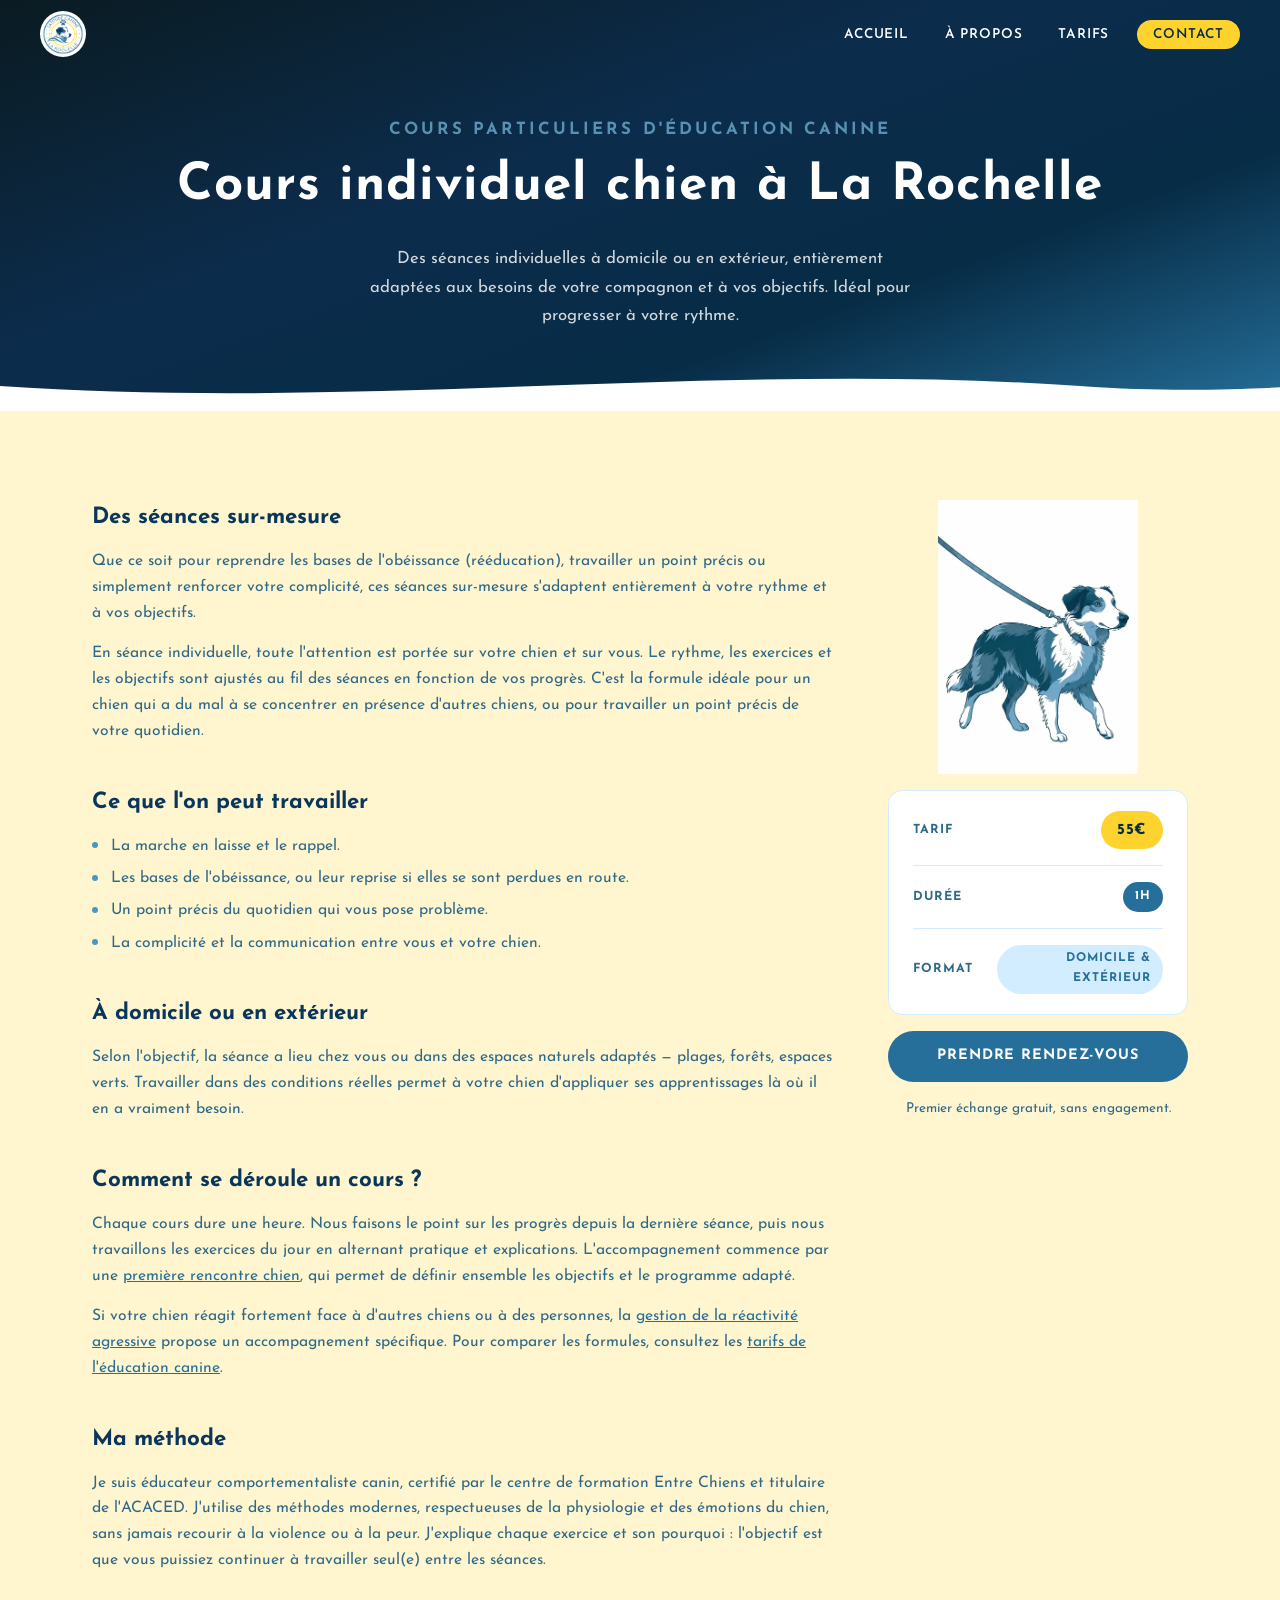
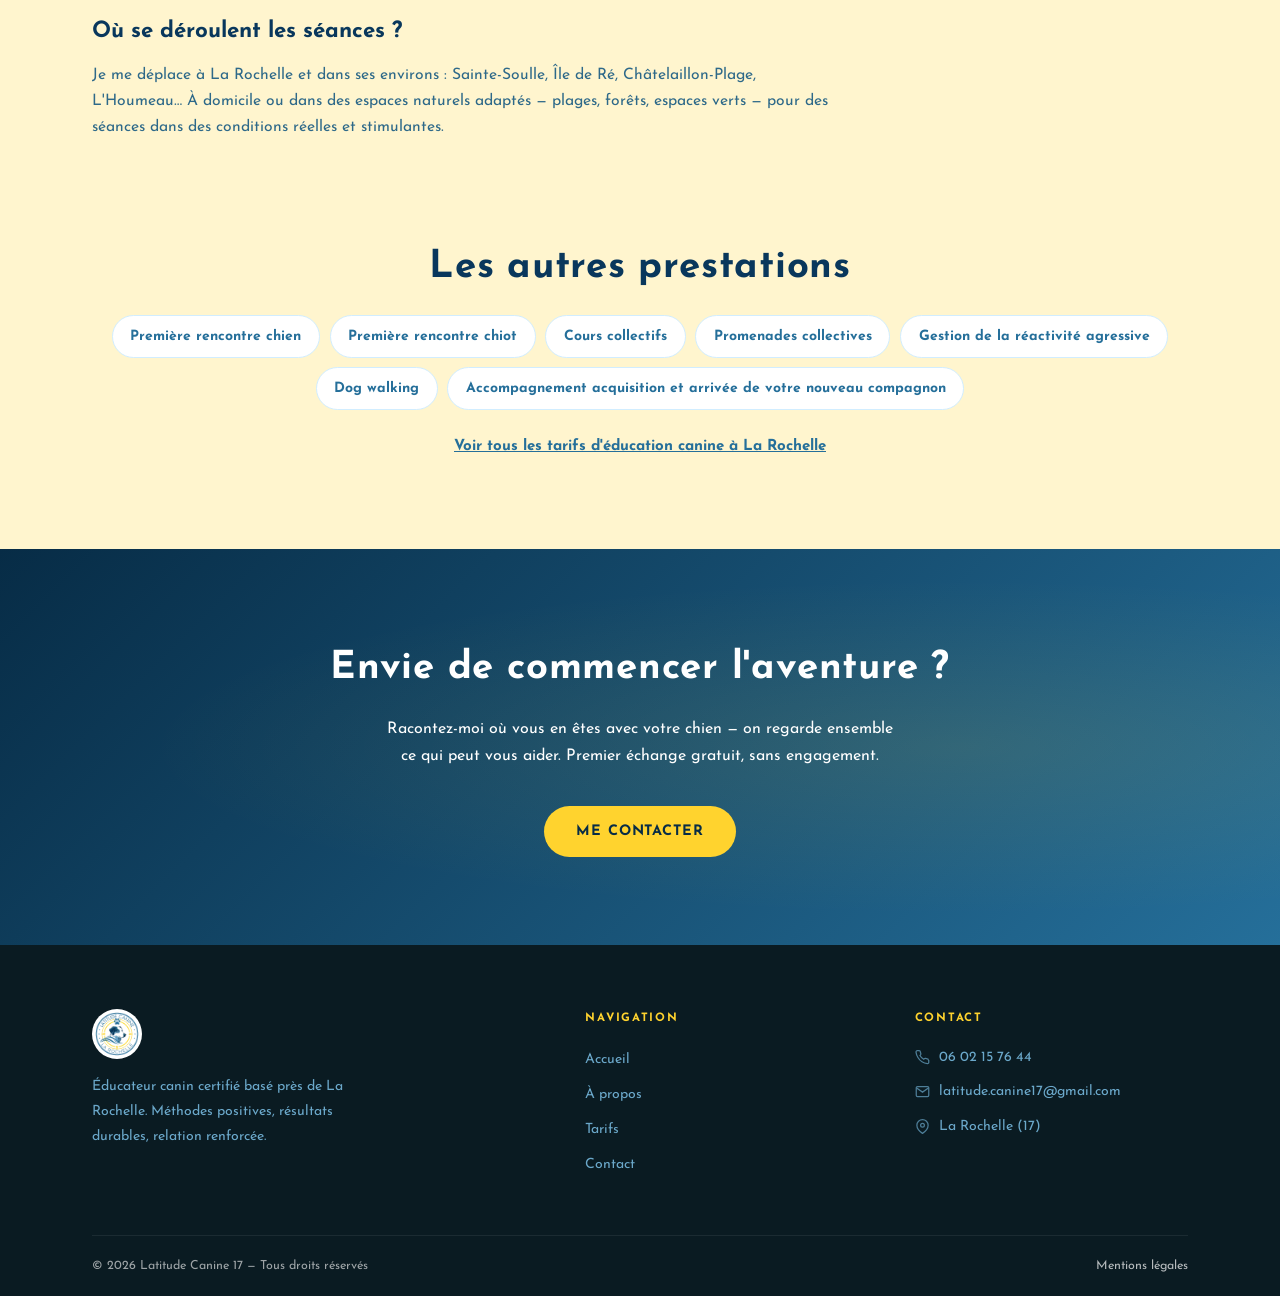
<file: cours-individuel-chien-la-rochelle.html>
<!DOCTYPE html>
<html lang="fr">
<head>
  <meta charset="UTF-8">
  <meta name="viewport" content="width=device-width, initial-scale=1.0">
  <meta name="description" content="Cours individuel pour chien à La Rochelle : séances d'1h à domicile ou en extérieur, sur mesure, en éducation positive. Bases, rééducation, complicité. 55€.">
  <meta name="theme-color" content="#072c46">
  <title>Cours individuel chien à La Rochelle — Latitude Canine</title>
  <link rel="canonical" href="https://www.latitudecanine17.fr/cours-individuel-chien-la-rochelle.html">

  <link rel="icon" type="image/png" sizes="32x32" href="img/favicon-32.png">
  <link rel="icon" type="image/png" sizes="16x16" href="img/favicon-16.png">
  <link rel="icon" type="image/png" sizes="192x192" href="img/favicon-192.png">
  <link rel="apple-touch-icon" sizes="180x180" href="img/apple-touch-icon.png">

  <meta property="og:type" content="website">
  <meta property="og:site_name" content="Latitude Canine">
  <meta property="og:locale" content="fr_FR">
  <meta property="og:title" content="Cours individuel chien à La Rochelle — Latitude Canine">
  <meta property="og:description" content="Cours individuel pour chien à La Rochelle : séances d'1h à domicile ou en extérieur, sur mesure, en éducation positive. Bases, rééducation, complicité. 55€.">
  <meta property="og:url" content="https://www.latitudecanine17.fr/cours-individuel-chien-la-rochelle.html">
  <meta property="og:image" content="https://www.latitudecanine17.fr/img/og-image.png">
  <meta name="twitter:card" content="summary_large_image">
  <meta name="twitter:title" content="Cours individuel chien à La Rochelle — Latitude Canine">
  <meta name="twitter:description" content="Cours individuel pour chien à La Rochelle : séances d'1h à domicile ou en extérieur, sur mesure, en éducation positive. Bases, rééducation, complicité. 55€.">
  <meta name="twitter:image" content="https://www.latitudecanine17.fr/img/og-image.png">

  <link rel="preload" href="fonts/josefin-sans-normal-latin.woff2" as="font" type="font/woff2" crossorigin>
  <link rel="stylesheet" href="css/styles.css">

  <script type="application/ld+json">
  {
    "@context": "https://schema.org",
    "@type": "Service",
    "name": "Cours individuel chien",
    "serviceType": "Cours particuliers d'éducation canine",
    "description": "Cours individuel pour chien à La Rochelle : séances d'1h à domicile ou en extérieur, sur mesure, en éducation positive. Bases, rééducation, complicité. 55€.",
    "url": "https://www.latitudecanine17.fr/cours-individuel-chien-la-rochelle.html",
    "provider": {
      "@type": "ProfessionalService",
      "@id": "https://www.latitudecanine17.fr/#business",
      "name": "Latitude Canine 17",
      "url": "https://www.latitudecanine17.fr/",
      "telephone": "+33 6 02 15 76 44"
    },
    "areaServed": [
      {
        "@type": "City",
        "name": "La Rochelle"
      },
      {
        "@type": "City",
        "name": "Sainte-Soulle"
      },
      {
        "@type": "Place",
        "name": "Île de Ré"
      },
      {
        "@type": "City",
        "name": "Châtelaillon-Plage"
      },
      {
        "@type": "City",
        "name": "L'Houmeau"
      }
    ],
    "offers": {
      "@type": "Offer",
      "priceCurrency": "EUR",
      "url": "https://www.latitudecanine17.fr/cours-individuel-chien-la-rochelle.html",
      "availability": "https://schema.org/InStock",
      "price": "55"
    }
  }
  </script>
</head>
<body>

  <!-- ═══════════════ NAVIGATION ═══════════════ -->
  <div class="nav-overlay" id="navOverlay"></div>
  <nav class="navbar scrolled" id="navbar" role="navigation" aria-label="Navigation principale">
    <a href="/" class="navbar-logo" aria-label="Latitude Canine – Accueil">
      <img src="img/logo-latitude-canine-128.webp" alt="Latitude Canine" width="46" height="46">
    </a>
    <button class="hamburger" id="hamburger" aria-label="Ouvrir le menu" aria-expanded="false" aria-controls="navLinks">
      <span></span><span></span><span></span>
    </button>
    <ul class="nav-links" id="navLinks" role="list">
      <li><a href="/">Accueil</a></li>
      <li><a href="apropos.html">À propos</a></li>
      <li><a href="tarifs.html">Tarifs</a></li>
      <li><a href="contact.html" class="btn-nav">Contact</a></li>
    </ul>
  </nav>

  <!-- ═══════════════ PAGE HEADER ═══════════════ -->
  <header class="page-header">
    <div class="container">
      <p class="section-label">Cours particuliers d'éducation canine</p>
      <h1>Cours individuel chien à La Rochelle</h1>
      <p>Des séances individuelles à domicile ou en extérieur, entièrement adaptées aux besoins de votre compagnon et à vos objectifs. Idéal pour progresser à votre rythme.</p>
    </div>
    <div class="page-header-waves" aria-hidden="true">
      <div style="position:relative;overflow:hidden;height:55px;">
        <div class="wave-track" style="height:55px;">
          <svg viewBox="0 0 1440 55" xmlns="http://www.w3.org/2000/svg" style="width:1440px;height:55px;flex-shrink:0">
            <path d="M0,30 C360,55 720,5 1080,30 C1260,43 1380,17 1440,30 L1440,55 L0,55 Z" fill="white"/>
          </svg>
          <svg viewBox="0 0 1440 55" xmlns="http://www.w3.org/2000/svg" style="width:1440px;height:55px;flex-shrink:0">
            <path d="M0,30 C360,55 720,5 1080,30 C1260,43 1380,17 1440,30 L1440,55 L0,55 Z" fill="white"/>
          </svg>
        </div>
      </div>
    </div>
  </header>

  <!-- ═══════════════ PRESTATION ═══════════════ -->
  <section class="prestation-section">
    <div class="container prestation-grid">
      <article class="legal-content prestation-content fade-in">
          <h2>Des séances sur-mesure</h2>
          <p>Que ce soit pour reprendre les bases de l'obéissance (rééducation), travailler un point précis ou simplement renforcer votre complicité, ces séances sur-mesure s'adaptent entièrement à votre rythme et à vos objectifs.</p>
          <p>En séance individuelle, toute l'attention est portée sur votre chien et sur vous. Le rythme, les exercices et les objectifs sont ajustés au fil des séances en fonction de vos progrès. C'est la formule idéale pour un chien qui a du mal à se concentrer en présence d'autres chiens, ou pour travailler un point précis de votre quotidien.</p>

          <h2>Ce que l'on peut travailler</h2>
          <ul>
            <li>La marche en laisse et le rappel.</li>
            <li>Les bases de l'obéissance, ou leur reprise si elles se sont perdues en route.</li>
            <li>Un point précis du quotidien qui vous pose problème.</li>
            <li>La complicité et la communication entre vous et votre chien.</li>
          </ul>

          <h2>À domicile ou en extérieur</h2>
          <p>Selon l'objectif, la séance a lieu chez vous ou dans des espaces naturels adaptés — plages, forêts, espaces verts. Travailler dans des conditions réelles permet à votre chien d'appliquer ses apprentissages là où il en a vraiment besoin.</p>

          <h2>Comment se déroule un cours ?</h2>
          <p>Chaque cours dure une heure. Nous faisons le point sur les progrès depuis la dernière séance, puis nous travaillons les exercices du jour en alternant pratique et explications. L'accompagnement commence par une <a href="bilan-comportemental-chien-la-rochelle.html">première rencontre chien</a>, qui permet de définir ensemble les objectifs et le programme adapté.</p>
          <p>Si votre chien réagit fortement face à d'autres chiens ou à des personnes, la <a href="chien-reactif-la-rochelle.html">gestion de la réactivité agressive</a> propose un accompagnement spécifique. Pour comparer les formules, consultez les <a href="tarifs.html">tarifs de l'éducation canine</a>.</p>

          <h2>Ma méthode</h2>
          <p>Je suis éducateur comportementaliste canin, certifié par le centre de formation Entre Chiens et titulaire de l'ACACED. J'utilise des méthodes modernes, respectueuses de la physiologie et des émotions du chien, sans jamais recourir à la violence ou à la peur. J'explique chaque exercice et son pourquoi : l'objectif est que vous puissiez continuer à travailler seul(e) entre les séances.</p>

          <h2>Où se déroulent les séances ?</h2>
          <p>Je me déplace à La Rochelle et dans ses environs : Sainte-Soulle, Île de Ré, Châtelaillon-Plage, L'Houmeau… À domicile ou dans des espaces naturels adaptés — plages, forêts, espaces verts — pour des séances dans des conditions réelles et stimulantes.</p>
      </article>

      <aside class="prestation-aside fade-in delay-1" aria-label="Infos pratiques">
          <img class="prestation-illustration" src="img/en-laisse.webp" alt="" width="440" height="603" loading="lazy">
        <div class="pricing-list-card prestation-infos">
            <div class="pricing-row">
              <span class="prestation-info-label">Tarif</span>
              <span class="pricing-row-amount">55€</span>
            </div>
            <div class="pricing-row">
              <span class="prestation-info-label">Durée</span>
              <span class="service-duration">1h</span>
            </div>
            <div class="pricing-row">
              <span class="prestation-info-label">Format</span>
              <span class="service-tag">Domicile &amp; extérieur</span>
            </div>
        </div>
        <a href="contact.html" class="btn btn-blue">Prendre rendez-vous</a>
        <p class="prestation-aside-note">Premier échange gratuit, sans engagement.</p>
      </aside>
    </div>
  </section>

  <!-- ═══════════════ AUTRES PRESTATIONS ═══════════════ -->
  <section class="prestation-others">
    <div class="container text-center fade-in">
      <h2 class="section-title">Les autres prestations</h2>
      <ul class="prestation-links">
          <li><a href="bilan-comportemental-chien-la-rochelle.html">Première rencontre chien</a></li>
          <li><a href="education-chiot-la-rochelle.html">Première rencontre chiot</a></li>
          <li><a href="cours-collectifs-chien-la-rochelle.html">Cours collectifs</a></li>
          <li><a href="promenades-collectives-chien-la-rochelle.html">Promenades collectives</a></li>
          <li><a href="chien-reactif-la-rochelle.html">Gestion de la réactivité agressive</a></li>
          <li><a href="promeneur-de-chien-la-rochelle.html">Dog walking</a></li>
          <li><a href="accompagnement-adoption-chien-la-rochelle.html">Accompagnement acquisition et arrivée de votre nouveau compagnon</a></li>
      </ul>
      <p class="prestation-others-tarifs"><a href="tarifs.html">Voir tous les tarifs d'éducation canine à La Rochelle</a></p>
    </div>
  </section>

  <!-- ═══════════════ CTA ═══════════════ -->
  <section class="cta-band">
    <div class="container">
      <h2 class="fade-in">Envie de commencer l'aventure ?</h2>
      <p class="fade-in delay-1">Racontez-moi où vous en êtes avec votre chien — on regarde ensemble ce qui peut vous aider. Premier échange gratuit, sans engagement.</p>
      <a href="contact.html" class="btn btn-primary fade-in delay-2">Me contacter</a>
    </div>
  </section>

  <!-- ═══════════════ FOOTER ═══════════════ -->
  <footer class="footer">
    <div class="container">
      <div class="footer-grid">
        <div class="footer-brand">
          <img src="img/logo-latitude-canine-128.webp" alt="" width="50" height="50" loading="lazy">
          <p class="footer-desc">Éducateur canin certifié basé près de La Rochelle. Méthodes positives, résultats durables, relation renforcée.</p>
        </div>
        <div class="footer-col">
          <p class="footer-title">Navigation</p>
          <ul>
            <li><a href="/">Accueil</a></li>
            <li><a href="apropos.html">À propos</a></li>
            <li><a href="tarifs.html">Tarifs</a></li>
            <li><a href="contact.html">Contact</a></li>
          </ul>
        </div>
        <div class="footer-col">
          <p class="footer-title">Contact</p>
          <p class="footer-contact-line">
            <svg viewBox="0 0 24 24" fill="none" stroke="currentColor" stroke-width="2" aria-hidden="true"><path d="M22 16.92v3a2 2 0 0 1-2.18 2 19.79 19.79 0 0 1-8.63-3.07A19.5 19.5 0 0 1 4.69 12a19.79 19.79 0 0 1-3.07-8.67A2 2 0 0 1 3.6 1.18h3a2 2 0 0 1 2 1.72c.127.96.361 1.903.7 2.81a2 2 0 0 1-.45 2.11L7.91 8.78a16 16 0 0 0 6 6l.86-.86a2 2 0 0 1 2.11-.45c.907.339 1.85.573 2.81.7a2 2 0 0 1 1.72 2.03z"/></svg>
            06 02 15 76 44
          </p>
          <p class="footer-contact-line">
            <svg viewBox="0 0 24 24" fill="none" stroke="currentColor" stroke-width="2" aria-hidden="true"><path d="M4 4h16c1.1 0 2 .9 2 2v12c0 1.1-.9 2-2 2H4c-1.1 0-2-.9-2-2V6c0-1.1.9-2 2-2z"/><polyline points="22,6 12,13 2,6"/></svg>
            latitude.canine17@gmail.com
          </p>
          <p class="footer-contact-line">
            <svg viewBox="0 0 24 24" fill="none" stroke="currentColor" stroke-width="2" aria-hidden="true"><path d="M21 10c0 7-9 13-9 13s-9-6-9-13a9 9 0 0 1 18 0z"/><circle cx="12" cy="10" r="3"/></svg>
            La Rochelle (17)
          </p>
        </div>
      </div>
      <div class="footer-bottom">
        <p>&copy; <span id="copyrightYear">2025</span> Latitude Canine 17 — Tous droits réservés</p>
        <a href="mentions-legales.html">Mentions légales</a>
      </div>
    </div>
  </footer>

  <script src="js/main.js"></script>
</body>
</html>
</file>
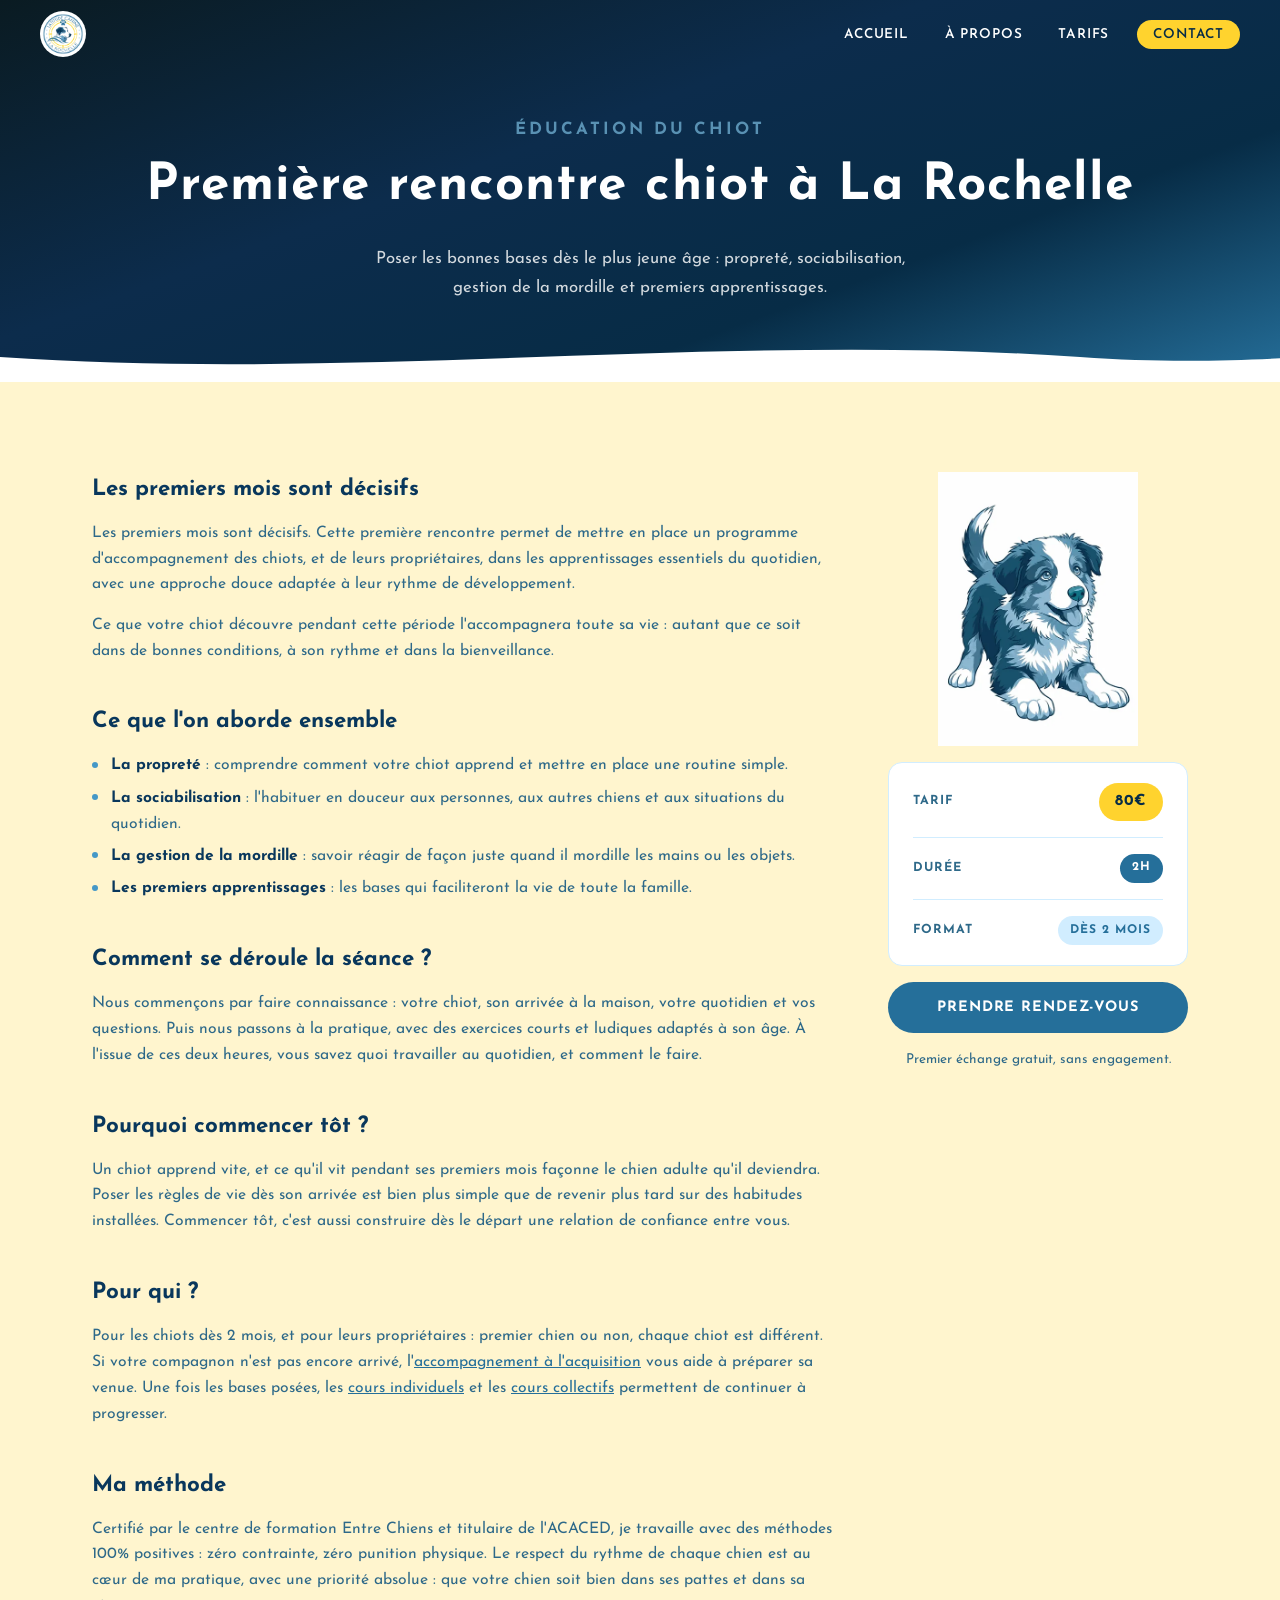
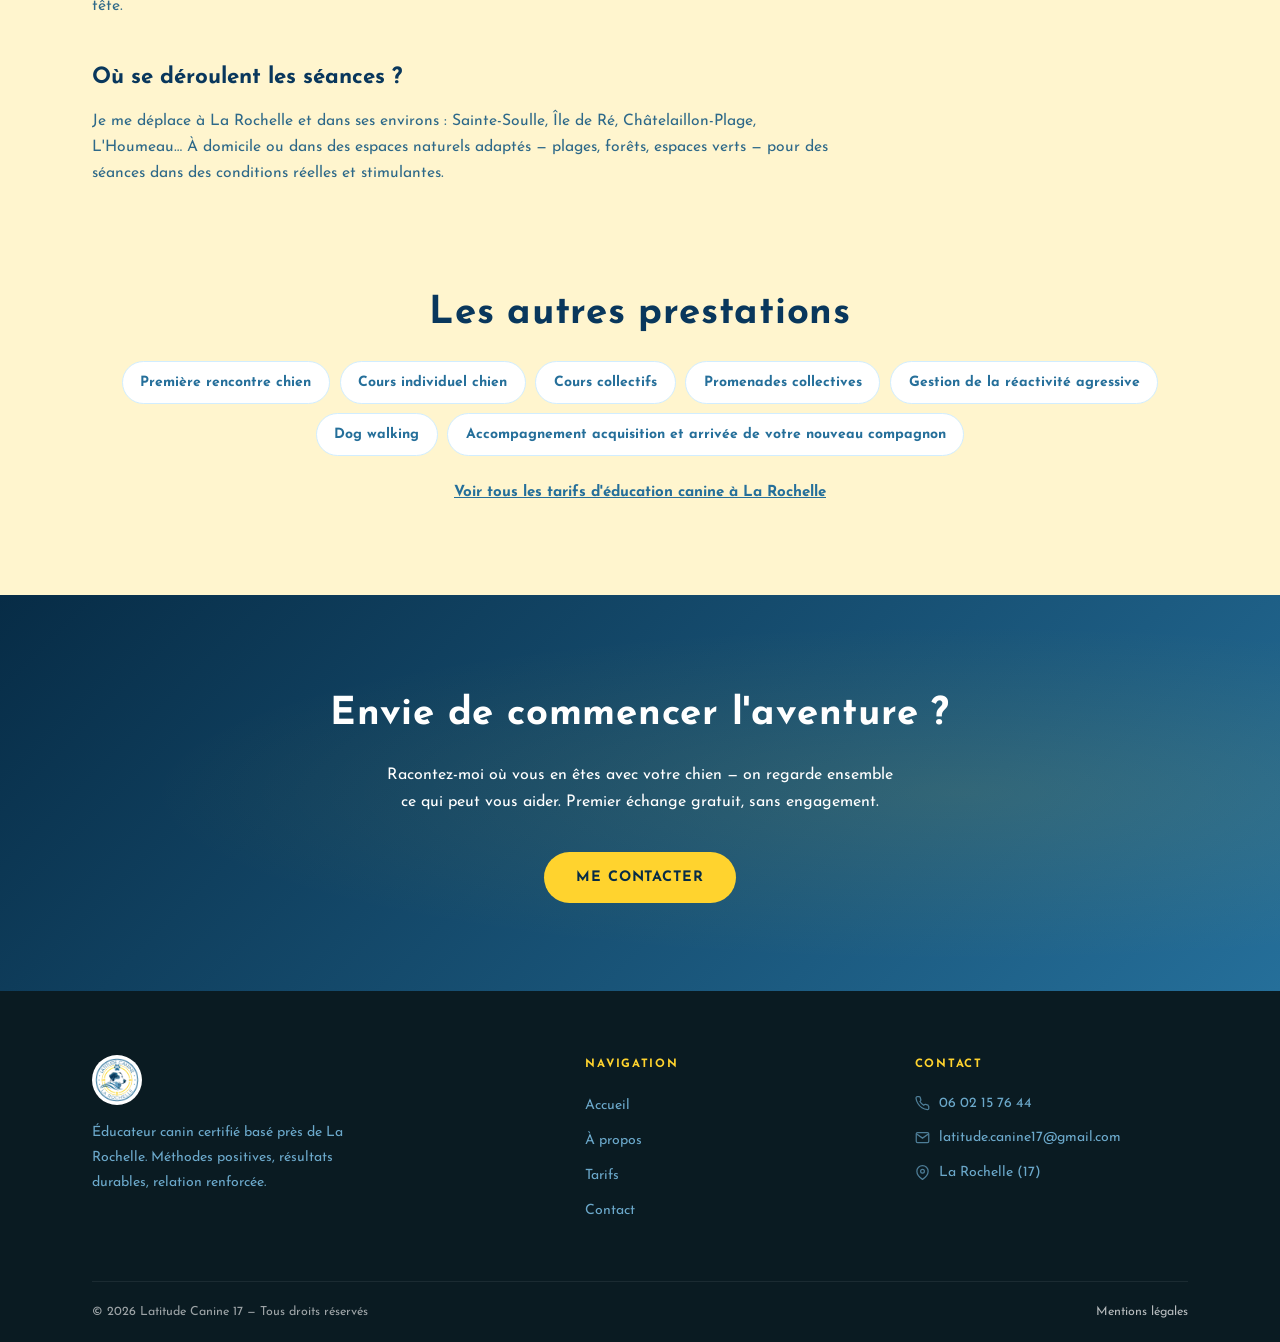
<file: education-chiot-la-rochelle.html>
<!DOCTYPE html>
<html lang="fr">
<head>
  <meta charset="UTF-8">
  <meta name="viewport" content="width=device-width, initial-scale=1.0">
  <meta name="description" content="Première rencontre chiot à La Rochelle : 2h pour poser les bonnes bases dès 2 mois (propreté, sociabilisation, mordille). Méthodes positives. 80€.">
  <meta name="theme-color" content="#072c46">
  <title>Première rencontre chiot à La Rochelle — Latitude Canine</title>
  <link rel="canonical" href="https://www.latitudecanine17.fr/education-chiot-la-rochelle.html">

  <link rel="icon" type="image/png" sizes="32x32" href="img/favicon-32.png">
  <link rel="icon" type="image/png" sizes="16x16" href="img/favicon-16.png">
  <link rel="icon" type="image/png" sizes="192x192" href="img/favicon-192.png">
  <link rel="apple-touch-icon" sizes="180x180" href="img/apple-touch-icon.png">

  <meta property="og:type" content="website">
  <meta property="og:site_name" content="Latitude Canine">
  <meta property="og:locale" content="fr_FR">
  <meta property="og:title" content="Première rencontre chiot à La Rochelle — Latitude Canine">
  <meta property="og:description" content="Première rencontre chiot à La Rochelle : 2h pour poser les bonnes bases dès 2 mois (propreté, sociabilisation, mordille). Méthodes positives. 80€.">
  <meta property="og:url" content="https://www.latitudecanine17.fr/education-chiot-la-rochelle.html">
  <meta property="og:image" content="https://www.latitudecanine17.fr/img/og-image.png">
  <meta name="twitter:card" content="summary_large_image">
  <meta name="twitter:title" content="Première rencontre chiot à La Rochelle — Latitude Canine">
  <meta name="twitter:description" content="Première rencontre chiot à La Rochelle : 2h pour poser les bonnes bases dès 2 mois (propreté, sociabilisation, mordille). Méthodes positives. 80€.">
  <meta name="twitter:image" content="https://www.latitudecanine17.fr/img/og-image.png">

  <link rel="preload" href="fonts/josefin-sans-normal-latin.woff2" as="font" type="font/woff2" crossorigin>
  <link rel="stylesheet" href="css/styles.css">

  <script type="application/ld+json">
  {
    "@context": "https://schema.org",
    "@type": "Service",
    "name": "Première rencontre chiot",
    "serviceType": "Éducation du chiot",
    "description": "Première rencontre chiot à La Rochelle : 2h pour poser les bonnes bases dès 2 mois (propreté, sociabilisation, mordille). Méthodes positives. 80€.",
    "url": "https://www.latitudecanine17.fr/education-chiot-la-rochelle.html",
    "provider": {
      "@type": "ProfessionalService",
      "@id": "https://www.latitudecanine17.fr/#business",
      "name": "Latitude Canine 17",
      "url": "https://www.latitudecanine17.fr/",
      "telephone": "+33 6 02 15 76 44"
    },
    "areaServed": [
      {
        "@type": "City",
        "name": "La Rochelle"
      },
      {
        "@type": "City",
        "name": "Sainte-Soulle"
      },
      {
        "@type": "Place",
        "name": "Île de Ré"
      },
      {
        "@type": "City",
        "name": "Châtelaillon-Plage"
      },
      {
        "@type": "City",
        "name": "L'Houmeau"
      }
    ],
    "offers": {
      "@type": "Offer",
      "priceCurrency": "EUR",
      "url": "https://www.latitudecanine17.fr/education-chiot-la-rochelle.html",
      "availability": "https://schema.org/InStock",
      "price": "80"
    }
  }
  </script>
</head>
<body>

  <!-- ═══════════════ NAVIGATION ═══════════════ -->
  <div class="nav-overlay" id="navOverlay"></div>
  <nav class="navbar scrolled" id="navbar" role="navigation" aria-label="Navigation principale">
    <a href="/" class="navbar-logo" aria-label="Latitude Canine – Accueil">
      <img src="img/logo-latitude-canine-128.webp" alt="Latitude Canine" width="46" height="46">
    </a>
    <button class="hamburger" id="hamburger" aria-label="Ouvrir le menu" aria-expanded="false" aria-controls="navLinks">
      <span></span><span></span><span></span>
    </button>
    <ul class="nav-links" id="navLinks" role="list">
      <li><a href="/">Accueil</a></li>
      <li><a href="apropos.html">À propos</a></li>
      <li><a href="tarifs.html">Tarifs</a></li>
      <li><a href="contact.html" class="btn-nav">Contact</a></li>
    </ul>
  </nav>

  <!-- ═══════════════ PAGE HEADER ═══════════════ -->
  <header class="page-header">
    <div class="container">
      <p class="section-label">Éducation du chiot</p>
      <h1>Première rencontre chiot à La Rochelle</h1>
      <p>Poser les bonnes bases dès le plus jeune âge : propreté, sociabilisation, gestion de la mordille et premiers apprentissages.</p>
    </div>
    <div class="page-header-waves" aria-hidden="true">
      <div style="position:relative;overflow:hidden;height:55px;">
        <div class="wave-track" style="height:55px;">
          <svg viewBox="0 0 1440 55" xmlns="http://www.w3.org/2000/svg" style="width:1440px;height:55px;flex-shrink:0">
            <path d="M0,30 C360,55 720,5 1080,30 C1260,43 1380,17 1440,30 L1440,55 L0,55 Z" fill="white"/>
          </svg>
          <svg viewBox="0 0 1440 55" xmlns="http://www.w3.org/2000/svg" style="width:1440px;height:55px;flex-shrink:0">
            <path d="M0,30 C360,55 720,5 1080,30 C1260,43 1380,17 1440,30 L1440,55 L0,55 Z" fill="white"/>
          </svg>
        </div>
      </div>
    </div>
  </header>

  <!-- ═══════════════ PRESTATION ═══════════════ -->
  <section class="prestation-section">
    <div class="container prestation-grid">
      <article class="legal-content prestation-content fade-in">
          <h2>Les premiers mois sont décisifs</h2>
          <p>Les premiers mois sont décisifs. Cette première rencontre permet de mettre en place un programme d'accompagnement des chiots, et de leurs propriétaires, dans les apprentissages essentiels du quotidien, avec une approche douce adaptée à leur rythme de développement.</p>
          <p>Ce que votre chiot découvre pendant cette période l'accompagnera toute sa vie : autant que ce soit dans de bonnes conditions, à son rythme et dans la bienveillance.</p>

          <h2>Ce que l'on aborde ensemble</h2>
          <ul>
            <li><strong>La propreté</strong> : comprendre comment votre chiot apprend et mettre en place une routine simple.</li>
            <li><strong>La sociabilisation</strong> : l'habituer en douceur aux personnes, aux autres chiens et aux situations du quotidien.</li>
            <li><strong>La gestion de la mordille</strong> : savoir réagir de façon juste quand il mordille les mains ou les objets.</li>
            <li><strong>Les premiers apprentissages</strong> : les bases qui faciliteront la vie de toute la famille.</li>
          </ul>

          <h2>Comment se déroule la séance ?</h2>
          <p>Nous commençons par faire connaissance : votre chiot, son arrivée à la maison, votre quotidien et vos questions. Puis nous passons à la pratique, avec des exercices courts et ludiques adaptés à son âge. À l'issue de ces deux heures, vous savez quoi travailler au quotidien, et comment le faire.</p>

          <h2>Pourquoi commencer tôt ?</h2>
          <p>Un chiot apprend vite, et ce qu'il vit pendant ses premiers mois façonne le chien adulte qu'il deviendra. Poser les règles de vie dès son arrivée est bien plus simple que de revenir plus tard sur des habitudes installées. Commencer tôt, c'est aussi construire dès le départ une relation de confiance entre vous.</p>

          <h2>Pour qui ?</h2>
          <p>Pour les chiots dès 2 mois, et pour leurs propriétaires : premier chien ou non, chaque chiot est différent. Si votre compagnon n'est pas encore arrivé, l'<a href="accompagnement-adoption-chien-la-rochelle.html">accompagnement à l'acquisition</a> vous aide à préparer sa venue. Une fois les bases posées, les <a href="cours-individuel-chien-la-rochelle.html">cours individuels</a> et les <a href="cours-collectifs-chien-la-rochelle.html">cours collectifs</a> permettent de continuer à progresser.</p>

          <h2>Ma méthode</h2>
          <p>Certifié par le centre de formation Entre Chiens et titulaire de l'ACACED, je travaille avec des méthodes 100% positives : zéro contrainte, zéro punition physique. Le respect du rythme de chaque chien est au cœur de ma pratique, avec une priorité absolue : que votre chien soit bien dans ses pattes et dans sa tête.</p>

          <h2>Où se déroulent les séances ?</h2>
          <p>Je me déplace à La Rochelle et dans ses environs : Sainte-Soulle, Île de Ré, Châtelaillon-Plage, L'Houmeau… À domicile ou dans des espaces naturels adaptés — plages, forêts, espaces verts — pour des séances dans des conditions réelles et stimulantes.</p>
      </article>

      <aside class="prestation-aside fade-in delay-1" aria-label="Infos pratiques">
          <img class="prestation-illustration" src="img/bebe.webp" alt="" width="440" height="603" loading="lazy">
        <div class="pricing-list-card prestation-infos">
            <div class="pricing-row">
              <span class="prestation-info-label">Tarif</span>
              <span class="pricing-row-amount">80€</span>
            </div>
            <div class="pricing-row">
              <span class="prestation-info-label">Durée</span>
              <span class="service-duration">2h</span>
            </div>
            <div class="pricing-row">
              <span class="prestation-info-label">Format</span>
              <span class="service-tag">Dès 2 mois</span>
            </div>
        </div>
        <a href="contact.html" class="btn btn-blue">Prendre rendez-vous</a>
        <p class="prestation-aside-note">Premier échange gratuit, sans engagement.</p>
      </aside>
    </div>
  </section>

  <!-- ═══════════════ AUTRES PRESTATIONS ═══════════════ -->
  <section class="prestation-others">
    <div class="container text-center fade-in">
      <h2 class="section-title">Les autres prestations</h2>
      <ul class="prestation-links">
          <li><a href="bilan-comportemental-chien-la-rochelle.html">Première rencontre chien</a></li>
          <li><a href="cours-individuel-chien-la-rochelle.html">Cours individuel chien</a></li>
          <li><a href="cours-collectifs-chien-la-rochelle.html">Cours collectifs</a></li>
          <li><a href="promenades-collectives-chien-la-rochelle.html">Promenades collectives</a></li>
          <li><a href="chien-reactif-la-rochelle.html">Gestion de la réactivité agressive</a></li>
          <li><a href="promeneur-de-chien-la-rochelle.html">Dog walking</a></li>
          <li><a href="accompagnement-adoption-chien-la-rochelle.html">Accompagnement acquisition et arrivée de votre nouveau compagnon</a></li>
      </ul>
      <p class="prestation-others-tarifs"><a href="tarifs.html">Voir tous les tarifs d'éducation canine à La Rochelle</a></p>
    </div>
  </section>

  <!-- ═══════════════ CTA ═══════════════ -->
  <section class="cta-band">
    <div class="container">
      <h2 class="fade-in">Envie de commencer l'aventure ?</h2>
      <p class="fade-in delay-1">Racontez-moi où vous en êtes avec votre chien — on regarde ensemble ce qui peut vous aider. Premier échange gratuit, sans engagement.</p>
      <a href="contact.html" class="btn btn-primary fade-in delay-2">Me contacter</a>
    </div>
  </section>

  <!-- ═══════════════ FOOTER ═══════════════ -->
  <footer class="footer">
    <div class="container">
      <div class="footer-grid">
        <div class="footer-brand">
          <img src="img/logo-latitude-canine-128.webp" alt="" width="50" height="50" loading="lazy">
          <p class="footer-desc">Éducateur canin certifié basé près de La Rochelle. Méthodes positives, résultats durables, relation renforcée.</p>
        </div>
        <div class="footer-col">
          <p class="footer-title">Navigation</p>
          <ul>
            <li><a href="/">Accueil</a></li>
            <li><a href="apropos.html">À propos</a></li>
            <li><a href="tarifs.html">Tarifs</a></li>
            <li><a href="contact.html">Contact</a></li>
          </ul>
        </div>
        <div class="footer-col">
          <p class="footer-title">Contact</p>
          <p class="footer-contact-line">
            <svg viewBox="0 0 24 24" fill="none" stroke="currentColor" stroke-width="2" aria-hidden="true"><path d="M22 16.92v3a2 2 0 0 1-2.18 2 19.79 19.79 0 0 1-8.63-3.07A19.5 19.5 0 0 1 4.69 12a19.79 19.79 0 0 1-3.07-8.67A2 2 0 0 1 3.6 1.18h3a2 2 0 0 1 2 1.72c.127.96.361 1.903.7 2.81a2 2 0 0 1-.45 2.11L7.91 8.78a16 16 0 0 0 6 6l.86-.86a2 2 0 0 1 2.11-.45c.907.339 1.85.573 2.81.7a2 2 0 0 1 1.72 2.03z"/></svg>
            06 02 15 76 44
          </p>
          <p class="footer-contact-line">
            <svg viewBox="0 0 24 24" fill="none" stroke="currentColor" stroke-width="2" aria-hidden="true"><path d="M4 4h16c1.1 0 2 .9 2 2v12c0 1.1-.9 2-2 2H4c-1.1 0-2-.9-2-2V6c0-1.1.9-2 2-2z"/><polyline points="22,6 12,13 2,6"/></svg>
            latitude.canine17@gmail.com
          </p>
          <p class="footer-contact-line">
            <svg viewBox="0 0 24 24" fill="none" stroke="currentColor" stroke-width="2" aria-hidden="true"><path d="M21 10c0 7-9 13-9 13s-9-6-9-13a9 9 0 0 1 18 0z"/><circle cx="12" cy="10" r="3"/></svg>
            La Rochelle (17)
          </p>
        </div>
      </div>
      <div class="footer-bottom">
        <p>&copy; <span id="copyrightYear">2025</span> Latitude Canine 17 — Tous droits réservés</p>
        <a href="mentions-legales.html">Mentions légales</a>
      </div>
    </div>
  </footer>

  <script src="js/main.js"></script>
</body>
</html>
</file>
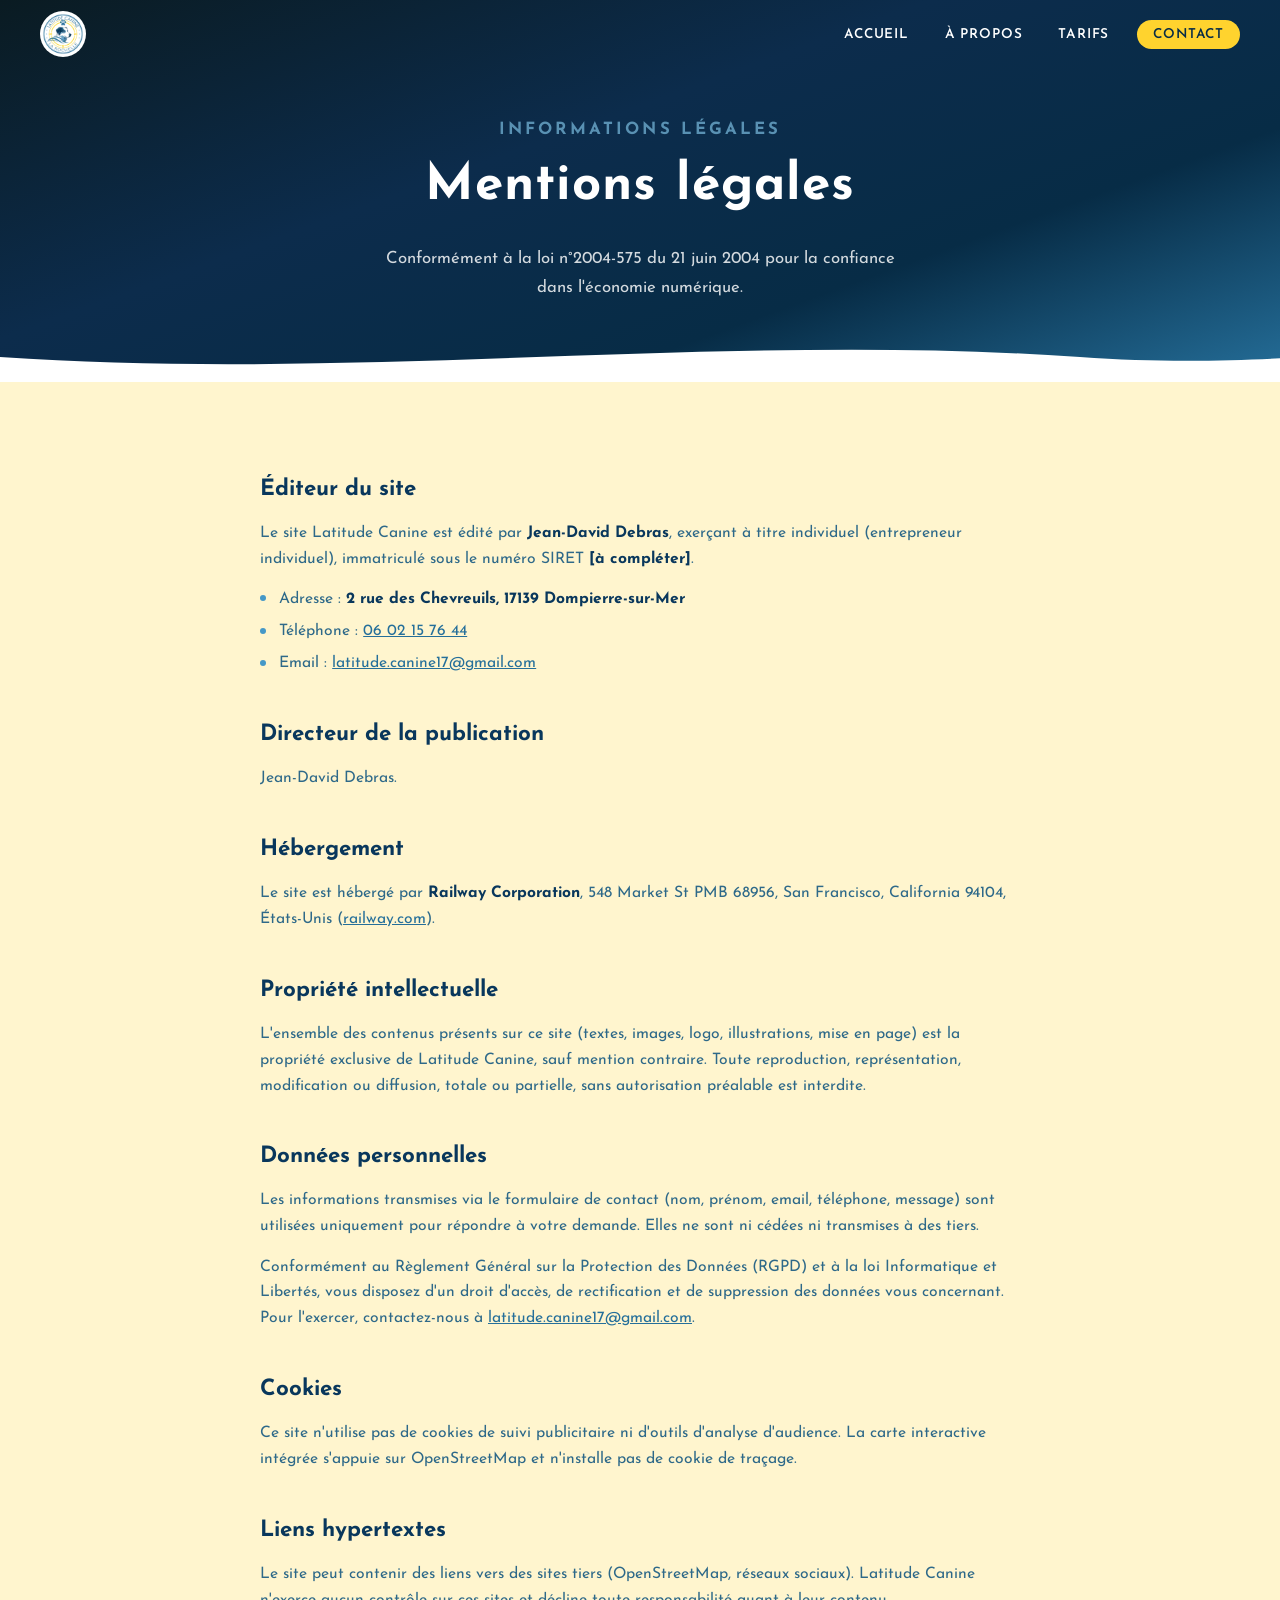
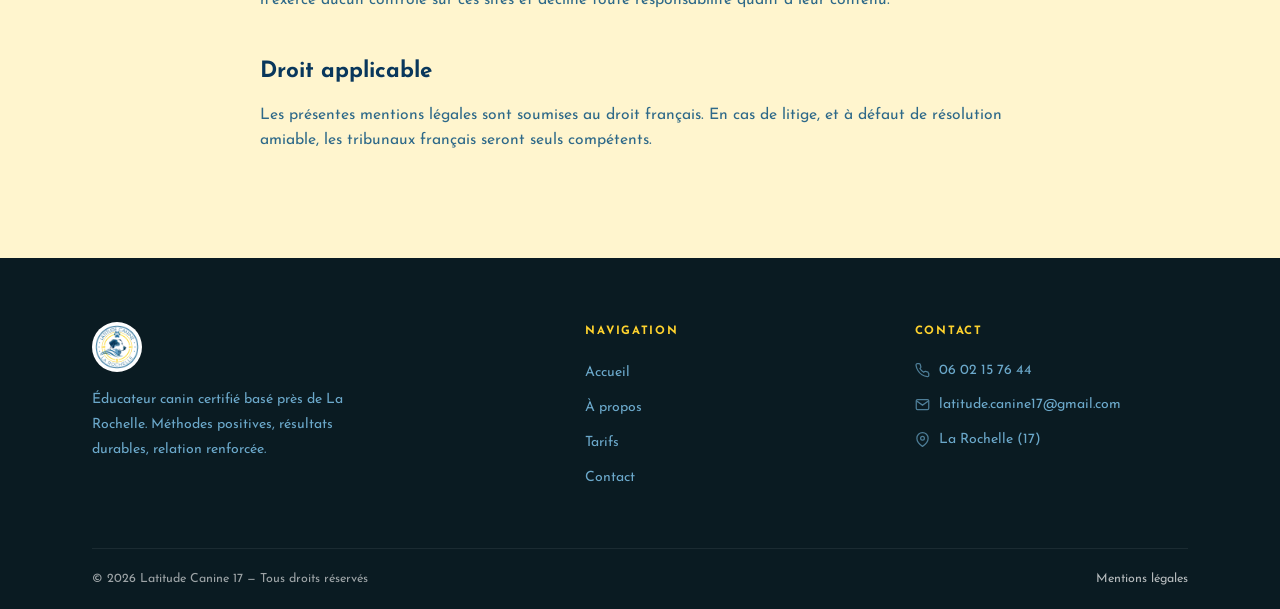
<file: mentions-legales.html>
<!DOCTYPE html>
<html lang="fr">
<head>
  <meta charset="UTF-8">
  <meta name="viewport" content="width=device-width, initial-scale=1.0">
  <meta name="description" content="Mentions légales du site Latitude Canine — éducateur canin près de La Rochelle.">
  <meta name="theme-color" content="#072c46">
  <title>Mentions légales — Latitude Canine</title>
  <link rel="canonical" href="https://www.latitudecanine17.fr/mentions-legales.html">

  <link rel="icon" type="image/png" sizes="32x32" href="img/favicon-32.png">
  <link rel="icon" type="image/png" sizes="16x16" href="img/favicon-16.png">
  <link rel="icon" type="image/png" sizes="192x192" href="img/favicon-192.png">
  <link rel="apple-touch-icon" sizes="180x180" href="img/apple-touch-icon.png">

  <meta property="og:type" content="website">
  <meta property="og:site_name" content="Latitude Canine">
  <meta property="og:locale" content="fr_FR">
  <meta property="og:title" content="Mentions légales — Latitude Canine">
  <meta property="og:description" content="Mentions légales du site Latitude Canine — éducateur canin près de La Rochelle.">
  <meta property="og:url" content="https://www.latitudecanine17.fr/mentions-legales.html">
  <meta property="og:image" content="https://www.latitudecanine17.fr/img/og-image.png">

  <link rel="preload" href="fonts/josefin-sans-normal-latin.woff2" as="font" type="font/woff2" crossorigin>
  <link rel="stylesheet" href="css/styles.css">
</head>
<body>

  <!-- ═══════════════ NAVIGATION ═══════════════ -->
  <div class="nav-overlay" id="navOverlay"></div>
  <nav class="navbar scrolled" id="navbar" role="navigation" aria-label="Navigation principale">
    <a href="/" class="navbar-logo" aria-label="Latitude Canine – Accueil">
      <img src="img/logo-latitude-canine-128.webp" alt="Latitude Canine" width="46" height="46">
    </a>
    <button class="hamburger" id="hamburger" aria-label="Ouvrir le menu" aria-expanded="false" aria-controls="navLinks">
      <span></span><span></span><span></span>
    </button>
    <ul class="nav-links" id="navLinks" role="list">
      <li><a href="/">Accueil</a></li>
      <li><a href="apropos.html">À propos</a></li>
      <li><a href="tarifs.html">Tarifs</a></li>
      <li><a href="contact.html" class="btn-nav">Contact</a></li>
    </ul>
  </nav>

  <!-- ═══════════════ PAGE HEADER ═══════════════ -->
  <header class="page-header">
    <div class="container">
      <p class="section-label">Informations légales</p>
      <h1>Mentions légales</h1>
      <p>Conformément à la loi n°2004-575 du 21 juin 2004 pour la confiance dans l'économie numérique.</p>
    </div>
    <div class="page-header-waves" aria-hidden="true">
      <div style="position:relative;overflow:hidden;height:55px;">
        <div class="wave-track" style="height:55px;">
          <svg viewBox="0 0 1440 55" xmlns="http://www.w3.org/2000/svg" style="width:1440px;height:55px;flex-shrink:0">
            <path d="M0,30 C360,55 720,5 1080,30 C1260,43 1380,17 1440,30 L1440,55 L0,55 Z" fill="white"/>
          </svg>
          <svg viewBox="0 0 1440 55" xmlns="http://www.w3.org/2000/svg" style="width:1440px;height:55px;flex-shrink:0">
            <path d="M0,30 C360,55 720,5 1080,30 C1260,43 1380,17 1440,30 L1440,55 L0,55 Z" fill="white"/>
          </svg>
        </div>
      </div>
    </div>
  </header>

  <!-- ═══════════════ LEGAL CONTENT ═══════════════ -->
  <section class="legal-section">
    <div class="container">
      <div class="legal-content fade-in">

        <h2>Éditeur du site</h2>
        <p>
          Le site Latitude Canine est édité par <strong>Jean-David Debras</strong>, exerçant à titre individuel
          (entrepreneur individuel), immatriculé sous le numéro SIRET <strong>[à compléter]</strong>.
        </p>
        <ul>
          <li>Adresse : <strong>2 rue des Chevreuils, 17139 Dompierre-sur-Mer</strong></li>
          <li>Téléphone : <a href="tel:+33602157644">06 02 15 76 44</a></li>
          <li>Email : <a href="mailto:latitude.canine17@gmail.com">latitude.canine17@gmail.com</a></li>
        </ul>

        <h2>Directeur de la publication</h2>
        <p>Jean-David Debras.</p>

        <h2>Hébergement</h2>
        <p>
          Le site est hébergé par <strong>Railway Corporation</strong>,
          548 Market St PMB 68956, San Francisco, California 94104, États-Unis
          (<a href="https://railway.com" target="_blank" rel="noopener noreferrer">railway.com</a>).
        </p>

        <h2>Propriété intellectuelle</h2>
        <p>
          L'ensemble des contenus présents sur ce site (textes, images, logo, illustrations, mise en page) est
          la propriété exclusive de Latitude Canine, sauf mention contraire. Toute reproduction, représentation,
          modification ou diffusion, totale ou partielle, sans autorisation préalable est interdite.
        </p>

        <h2>Données personnelles</h2>
        <p>
          Les informations transmises via le formulaire de contact (nom, prénom, email, téléphone, message) sont
          utilisées uniquement pour répondre à votre demande. Elles ne sont ni cédées ni transmises à des tiers.
        </p>
        <p>
          Conformément au Règlement Général sur la Protection des Données (RGPD) et à la loi Informatique et
          Libertés, vous disposez d'un droit d'accès, de rectification et de suppression des données vous
          concernant. Pour l'exercer, contactez-nous à
          <a href="mailto:latitude.canine17@gmail.com">latitude.canine17@gmail.com</a>.
        </p>

        <h2>Cookies</h2>
        <p>
          Ce site n'utilise pas de cookies de suivi publicitaire ni d'outils d'analyse d'audience. La carte
          interactive intégrée s'appuie sur OpenStreetMap et n'installe pas de cookie de traçage.
        </p>

        <h2>Liens hypertextes</h2>
        <p>
          Le site peut contenir des liens vers des sites tiers (OpenStreetMap, réseaux sociaux). Latitude Canine
          n'exerce aucun contrôle sur ces sites et décline toute responsabilité quant à leur contenu.
        </p>

        <h2>Droit applicable</h2>
        <p>
          Les présentes mentions légales sont soumises au droit français. En cas de litige, et à défaut de
          résolution amiable, les tribunaux français seront seuls compétents.
        </p>

      </div>
    </div>
  </section>

  <!-- ═══════════════ FOOTER ═══════════════ -->
  <footer class="footer">
    <div class="container">
      <div class="footer-grid">
        <div class="footer-brand">
          <img src="img/logo-latitude-canine-128.webp" alt="" width="50" height="50" loading="lazy">
          <p class="footer-desc">Éducateur canin certifié basé près de La Rochelle. Méthodes positives, résultats durables, relation renforcée.</p>
        </div>
        <div class="footer-col">
          <p class="footer-title">Navigation</p>
          <ul>
            <li><a href="/">Accueil</a></li>
            <li><a href="apropos.html">À propos</a></li>
            <li><a href="tarifs.html">Tarifs</a></li>
            <li><a href="contact.html">Contact</a></li>
          </ul>
        </div>
        <div class="footer-col">
          <p class="footer-title">Contact</p>
          <p class="footer-contact-line">
            <svg viewBox="0 0 24 24" fill="none" stroke="currentColor" stroke-width="2" aria-hidden="true"><path d="M22 16.92v3a2 2 0 0 1-2.18 2 19.79 19.79 0 0 1-8.63-3.07A19.5 19.5 0 0 1 4.69 12a19.79 19.79 0 0 1-3.07-8.67A2 2 0 0 1 3.6 1.18h3a2 2 0 0 1 2 1.72c.127.96.361 1.903.7 2.81a2 2 0 0 1-.45 2.11L7.91 8.78a16 16 0 0 0 6 6l.86-.86a2 2 0 0 1 2.11-.45c.907.339 1.85.573 2.81.7a2 2 0 0 1 1.72 2.03z"/></svg>
            06 02 15 76 44
          </p>
          <p class="footer-contact-line">
            <svg viewBox="0 0 24 24" fill="none" stroke="currentColor" stroke-width="2" aria-hidden="true"><path d="M4 4h16c1.1 0 2 .9 2 2v12c0 1.1-.9 2-2 2H4c-1.1 0-2-.9-2-2V6c0-1.1.9-2 2-2z"/><polyline points="22,6 12,13 2,6"/></svg>
            latitude.canine17@gmail.com
          </p>
          <p class="footer-contact-line">
            <svg viewBox="0 0 24 24" fill="none" stroke="currentColor" stroke-width="2" aria-hidden="true"><path d="M21 10c0 7-9 13-9 13s-9-6-9-13a9 9 0 0 1 18 0z"/><circle cx="12" cy="10" r="3"/></svg>
            La Rochelle (17)
          </p>
        </div>
      </div>
      <div class="footer-bottom">
        <p>&copy; <span id="copyrightYear">2025</span> Latitude Canine 17 — Tous droits réservés</p>
        <a href="mentions-legales.html">Mentions légales</a>
      </div>
    </div>
  </footer>

  <script src="js/main.js"></script>
</body>
</html>
</file>
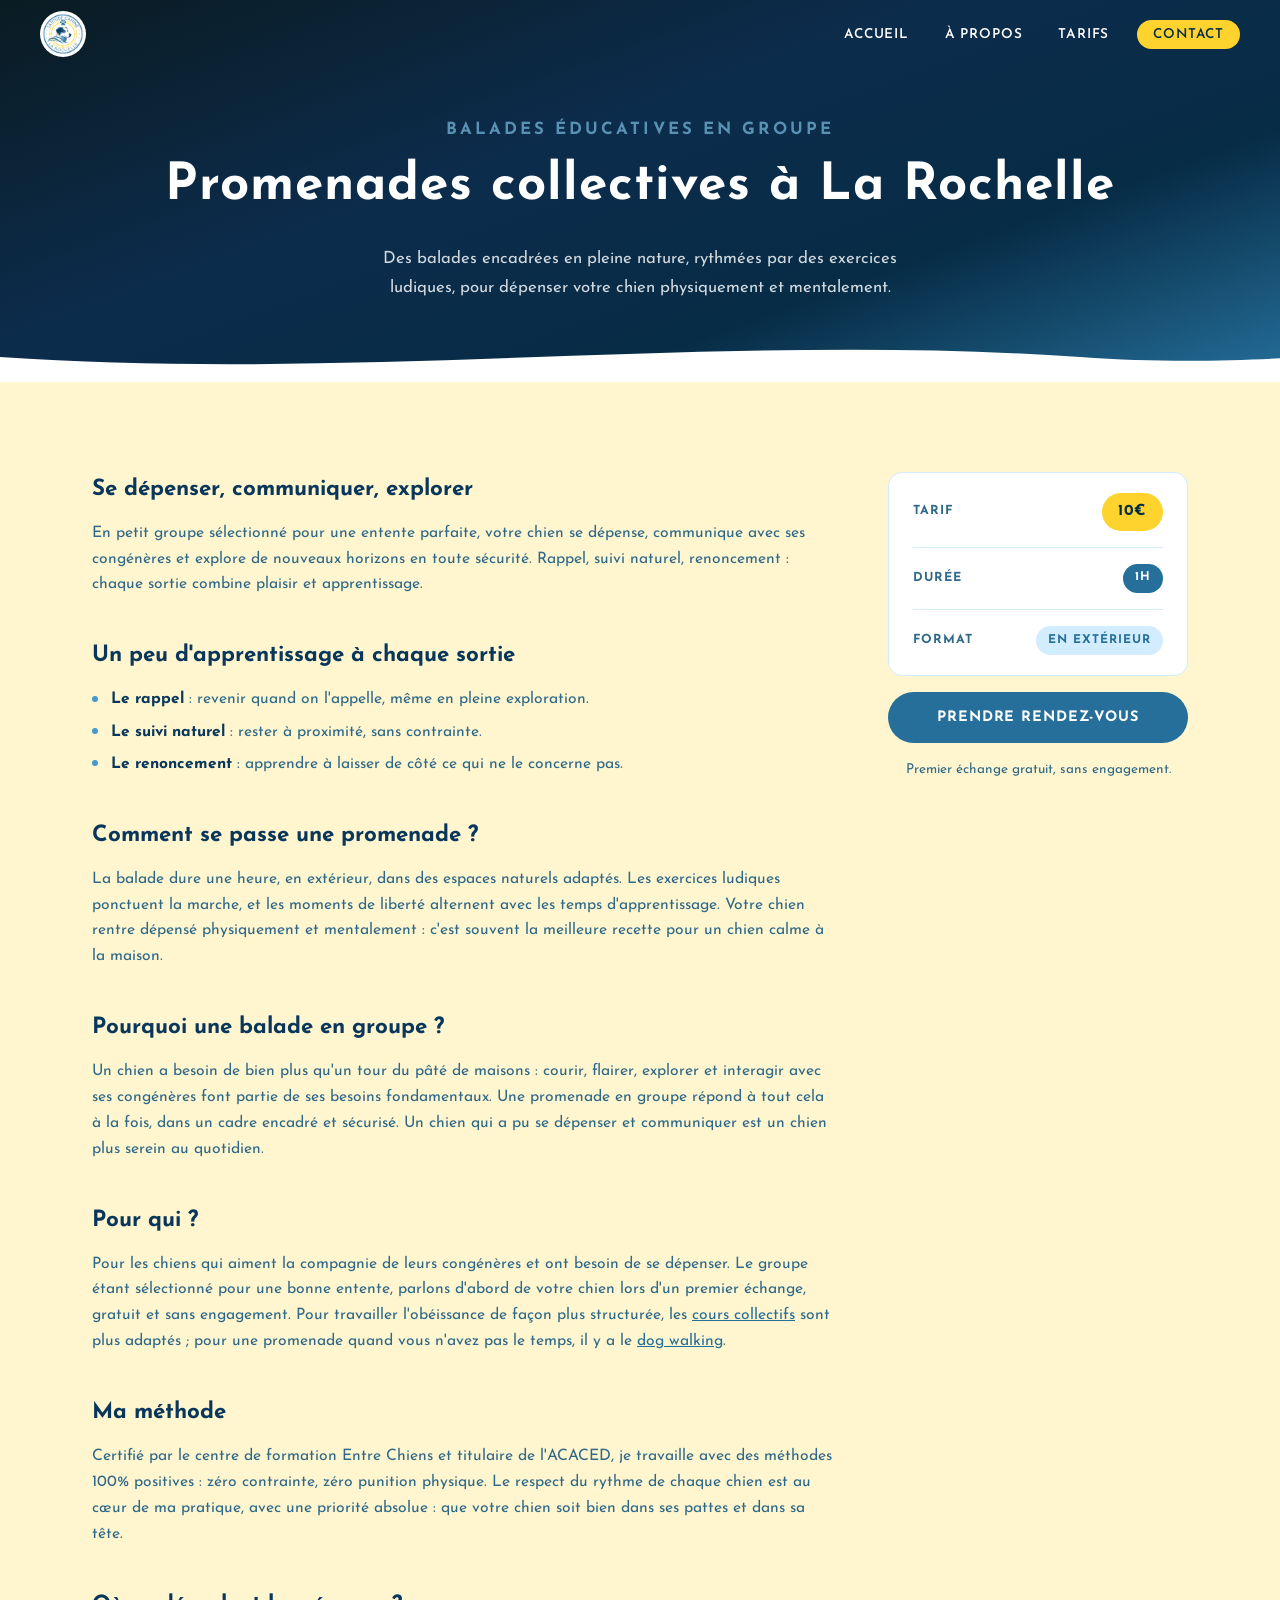
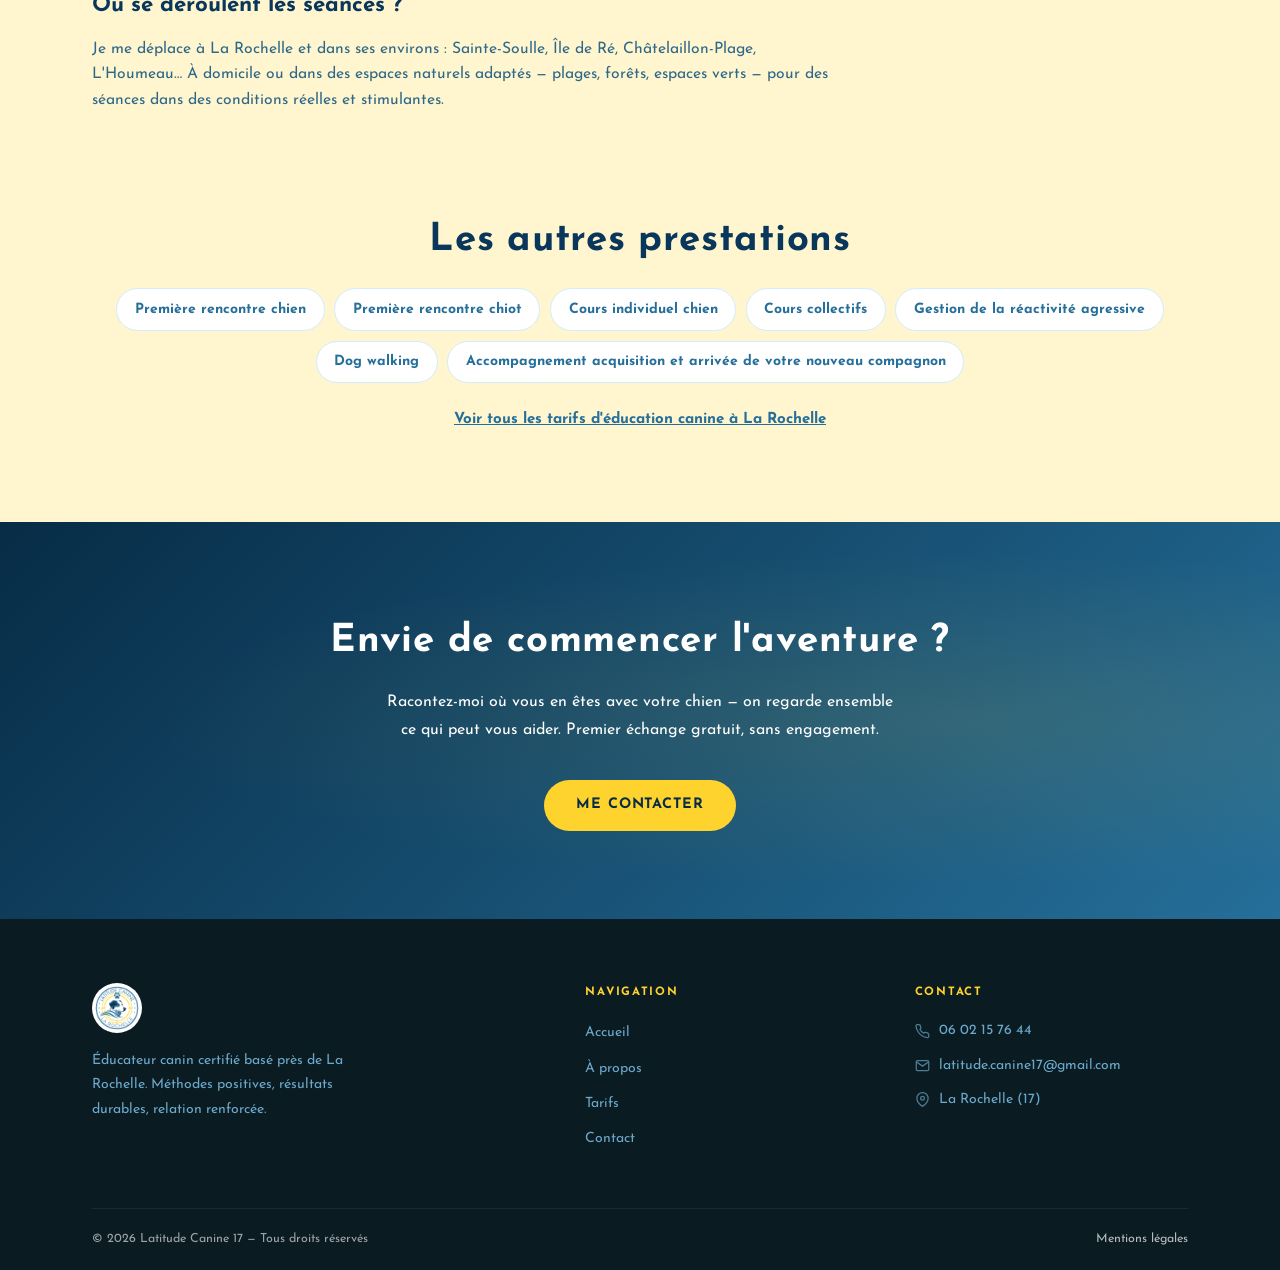
<file: promenades-collectives-chien-la-rochelle.html>
<!DOCTYPE html>
<html lang="fr">
<head>
  <meta charset="UTF-8">
  <meta name="viewport" content="width=device-width, initial-scale=1.0">
  <meta name="description" content="Promenades collectives pour chiens à La Rochelle : 1h de balade encadrée en pleine nature, en petit groupe, pour se dépenser et apprendre. 10€.">
  <meta name="theme-color" content="#072c46">
  <title>Promenades collectives à La Rochelle — Latitude Canine</title>
  <link rel="canonical" href="https://www.latitudecanine17.fr/promenades-collectives-chien-la-rochelle.html">

  <link rel="icon" type="image/png" sizes="32x32" href="img/favicon-32.png">
  <link rel="icon" type="image/png" sizes="16x16" href="img/favicon-16.png">
  <link rel="icon" type="image/png" sizes="192x192" href="img/favicon-192.png">
  <link rel="apple-touch-icon" sizes="180x180" href="img/apple-touch-icon.png">

  <meta property="og:type" content="website">
  <meta property="og:site_name" content="Latitude Canine">
  <meta property="og:locale" content="fr_FR">
  <meta property="og:title" content="Promenades collectives à La Rochelle — Latitude Canine">
  <meta property="og:description" content="Promenades collectives pour chiens à La Rochelle : 1h de balade encadrée en pleine nature, en petit groupe, pour se dépenser et apprendre. 10€.">
  <meta property="og:url" content="https://www.latitudecanine17.fr/promenades-collectives-chien-la-rochelle.html">
  <meta property="og:image" content="https://www.latitudecanine17.fr/img/og-image.png">
  <meta name="twitter:card" content="summary_large_image">
  <meta name="twitter:title" content="Promenades collectives à La Rochelle — Latitude Canine">
  <meta name="twitter:description" content="Promenades collectives pour chiens à La Rochelle : 1h de balade encadrée en pleine nature, en petit groupe, pour se dépenser et apprendre. 10€.">
  <meta name="twitter:image" content="https://www.latitudecanine17.fr/img/og-image.png">

  <link rel="preload" href="fonts/josefin-sans-normal-latin.woff2" as="font" type="font/woff2" crossorigin>
  <link rel="stylesheet" href="css/styles.css">

  <script type="application/ld+json">
  {
    "@context": "https://schema.org",
    "@type": "Service",
    "name": "Promenades collectives",
    "serviceType": "Balades éducatives en groupe",
    "description": "Promenades collectives pour chiens à La Rochelle : 1h de balade encadrée en pleine nature, en petit groupe, pour se dépenser et apprendre. 10€.",
    "url": "https://www.latitudecanine17.fr/promenades-collectives-chien-la-rochelle.html",
    "provider": {
      "@type": "ProfessionalService",
      "@id": "https://www.latitudecanine17.fr/#business",
      "name": "Latitude Canine 17",
      "url": "https://www.latitudecanine17.fr/",
      "telephone": "+33 6 02 15 76 44"
    },
    "areaServed": [
      {
        "@type": "City",
        "name": "La Rochelle"
      },
      {
        "@type": "City",
        "name": "Sainte-Soulle"
      },
      {
        "@type": "Place",
        "name": "Île de Ré"
      },
      {
        "@type": "City",
        "name": "Châtelaillon-Plage"
      },
      {
        "@type": "City",
        "name": "L'Houmeau"
      }
    ],
    "offers": {
      "@type": "Offer",
      "priceCurrency": "EUR",
      "url": "https://www.latitudecanine17.fr/promenades-collectives-chien-la-rochelle.html",
      "availability": "https://schema.org/InStock",
      "price": "10"
    }
  }
  </script>
</head>
<body>

  <!-- ═══════════════ NAVIGATION ═══════════════ -->
  <div class="nav-overlay" id="navOverlay"></div>
  <nav class="navbar scrolled" id="navbar" role="navigation" aria-label="Navigation principale">
    <a href="/" class="navbar-logo" aria-label="Latitude Canine – Accueil">
      <img src="img/logo-latitude-canine-128.webp" alt="Latitude Canine" width="46" height="46">
    </a>
    <button class="hamburger" id="hamburger" aria-label="Ouvrir le menu" aria-expanded="false" aria-controls="navLinks">
      <span></span><span></span><span></span>
    </button>
    <ul class="nav-links" id="navLinks" role="list">
      <li><a href="/">Accueil</a></li>
      <li><a href="apropos.html">À propos</a></li>
      <li><a href="tarifs.html">Tarifs</a></li>
      <li><a href="contact.html" class="btn-nav">Contact</a></li>
    </ul>
  </nav>

  <!-- ═══════════════ PAGE HEADER ═══════════════ -->
  <header class="page-header">
    <div class="container">
      <p class="section-label">Balades éducatives en groupe</p>
      <h1>Promenades collectives à La Rochelle</h1>
      <p>Des balades encadrées en pleine nature, rythmées par des exercices ludiques, pour dépenser votre chien physiquement et mentalement.</p>
    </div>
    <div class="page-header-waves" aria-hidden="true">
      <div style="position:relative;overflow:hidden;height:55px;">
        <div class="wave-track" style="height:55px;">
          <svg viewBox="0 0 1440 55" xmlns="http://www.w3.org/2000/svg" style="width:1440px;height:55px;flex-shrink:0">
            <path d="M0,30 C360,55 720,5 1080,30 C1260,43 1380,17 1440,30 L1440,55 L0,55 Z" fill="white"/>
          </svg>
          <svg viewBox="0 0 1440 55" xmlns="http://www.w3.org/2000/svg" style="width:1440px;height:55px;flex-shrink:0">
            <path d="M0,30 C360,55 720,5 1080,30 C1260,43 1380,17 1440,30 L1440,55 L0,55 Z" fill="white"/>
          </svg>
        </div>
      </div>
    </div>
  </header>

  <!-- ═══════════════ PRESTATION ═══════════════ -->
  <section class="prestation-section">
    <div class="container prestation-grid">
      <article class="legal-content prestation-content fade-in">
          <h2>Se dépenser, communiquer, explorer</h2>
          <p>En petit groupe sélectionné pour une entente parfaite, votre chien se dépense, communique avec ses congénères et explore de nouveaux horizons en toute sécurité. Rappel, suivi naturel, renoncement : chaque sortie combine plaisir et apprentissage.</p>

          <h2>Un peu d'apprentissage à chaque sortie</h2>
          <ul>
            <li><strong>Le rappel</strong> : revenir quand on l'appelle, même en pleine exploration.</li>
            <li><strong>Le suivi naturel</strong> : rester à proximité, sans contrainte.</li>
            <li><strong>Le renoncement</strong> : apprendre à laisser de côté ce qui ne le concerne pas.</li>
          </ul>

          <h2>Comment se passe une promenade ?</h2>
          <p>La balade dure une heure, en extérieur, dans des espaces naturels adaptés. Les exercices ludiques ponctuent la marche, et les moments de liberté alternent avec les temps d'apprentissage. Votre chien rentre dépensé physiquement et mentalement : c'est souvent la meilleure recette pour un chien calme à la maison.</p>

          <h2>Pourquoi une balade en groupe ?</h2>
          <p>Un chien a besoin de bien plus qu'un tour du pâté de maisons : courir, flairer, explorer et interagir avec ses congénères font partie de ses besoins fondamentaux. Une promenade en groupe répond à tout cela à la fois, dans un cadre encadré et sécurisé. Un chien qui a pu se dépenser et communiquer est un chien plus serein au quotidien.</p>

          <h2>Pour qui ?</h2>
          <p>Pour les chiens qui aiment la compagnie de leurs congénères et ont besoin de se dépenser. Le groupe étant sélectionné pour une bonne entente, parlons d'abord de votre chien lors d'un premier échange, gratuit et sans engagement. Pour travailler l'obéissance de façon plus structurée, les <a href="cours-collectifs-chien-la-rochelle.html">cours collectifs</a> sont plus adaptés ; pour une promenade quand vous n'avez pas le temps, il y a le <a href="promeneur-de-chien-la-rochelle.html">dog walking</a>.</p>

          <h2>Ma méthode</h2>
          <p>Certifié par le centre de formation Entre Chiens et titulaire de l'ACACED, je travaille avec des méthodes 100% positives : zéro contrainte, zéro punition physique. Le respect du rythme de chaque chien est au cœur de ma pratique, avec une priorité absolue : que votre chien soit bien dans ses pattes et dans sa tête.</p>

          <h2>Où se déroulent les séances ?</h2>
          <p>Je me déplace à La Rochelle et dans ses environs : Sainte-Soulle, Île de Ré, Châtelaillon-Plage, L'Houmeau… À domicile ou dans des espaces naturels adaptés — plages, forêts, espaces verts — pour des séances dans des conditions réelles et stimulantes.</p>
      </article>

      <aside class="prestation-aside fade-in delay-1" aria-label="Infos pratiques">
        <div class="pricing-list-card prestation-infos">
            <div class="pricing-row">
              <span class="prestation-info-label">Tarif</span>
              <span class="pricing-row-amount">10€</span>
            </div>
            <div class="pricing-row">
              <span class="prestation-info-label">Durée</span>
              <span class="service-duration">1h</span>
            </div>
            <div class="pricing-row">
              <span class="prestation-info-label">Format</span>
              <span class="service-tag">En extérieur</span>
            </div>
        </div>
        <a href="contact.html" class="btn btn-blue">Prendre rendez-vous</a>
        <p class="prestation-aside-note">Premier échange gratuit, sans engagement.</p>
      </aside>
    </div>
  </section>

  <!-- ═══════════════ AUTRES PRESTATIONS ═══════════════ -->
  <section class="prestation-others">
    <div class="container text-center fade-in">
      <h2 class="section-title">Les autres prestations</h2>
      <ul class="prestation-links">
          <li><a href="bilan-comportemental-chien-la-rochelle.html">Première rencontre chien</a></li>
          <li><a href="education-chiot-la-rochelle.html">Première rencontre chiot</a></li>
          <li><a href="cours-individuel-chien-la-rochelle.html">Cours individuel chien</a></li>
          <li><a href="cours-collectifs-chien-la-rochelle.html">Cours collectifs</a></li>
          <li><a href="chien-reactif-la-rochelle.html">Gestion de la réactivité agressive</a></li>
          <li><a href="promeneur-de-chien-la-rochelle.html">Dog walking</a></li>
          <li><a href="accompagnement-adoption-chien-la-rochelle.html">Accompagnement acquisition et arrivée de votre nouveau compagnon</a></li>
      </ul>
      <p class="prestation-others-tarifs"><a href="tarifs.html">Voir tous les tarifs d'éducation canine à La Rochelle</a></p>
    </div>
  </section>

  <!-- ═══════════════ CTA ═══════════════ -->
  <section class="cta-band">
    <div class="container">
      <h2 class="fade-in">Envie de commencer l'aventure ?</h2>
      <p class="fade-in delay-1">Racontez-moi où vous en êtes avec votre chien — on regarde ensemble ce qui peut vous aider. Premier échange gratuit, sans engagement.</p>
      <a href="contact.html" class="btn btn-primary fade-in delay-2">Me contacter</a>
    </div>
  </section>

  <!-- ═══════════════ FOOTER ═══════════════ -->
  <footer class="footer">
    <div class="container">
      <div class="footer-grid">
        <div class="footer-brand">
          <img src="img/logo-latitude-canine-128.webp" alt="" width="50" height="50" loading="lazy">
          <p class="footer-desc">Éducateur canin certifié basé près de La Rochelle. Méthodes positives, résultats durables, relation renforcée.</p>
        </div>
        <div class="footer-col">
          <p class="footer-title">Navigation</p>
          <ul>
            <li><a href="/">Accueil</a></li>
            <li><a href="apropos.html">À propos</a></li>
            <li><a href="tarifs.html">Tarifs</a></li>
            <li><a href="contact.html">Contact</a></li>
          </ul>
        </div>
        <div class="footer-col">
          <p class="footer-title">Contact</p>
          <p class="footer-contact-line">
            <svg viewBox="0 0 24 24" fill="none" stroke="currentColor" stroke-width="2" aria-hidden="true"><path d="M22 16.92v3a2 2 0 0 1-2.18 2 19.79 19.79 0 0 1-8.63-3.07A19.5 19.5 0 0 1 4.69 12a19.79 19.79 0 0 1-3.07-8.67A2 2 0 0 1 3.6 1.18h3a2 2 0 0 1 2 1.72c.127.96.361 1.903.7 2.81a2 2 0 0 1-.45 2.11L7.91 8.78a16 16 0 0 0 6 6l.86-.86a2 2 0 0 1 2.11-.45c.907.339 1.85.573 2.81.7a2 2 0 0 1 1.72 2.03z"/></svg>
            06 02 15 76 44
          </p>
          <p class="footer-contact-line">
            <svg viewBox="0 0 24 24" fill="none" stroke="currentColor" stroke-width="2" aria-hidden="true"><path d="M4 4h16c1.1 0 2 .9 2 2v12c0 1.1-.9 2-2 2H4c-1.1 0-2-.9-2-2V6c0-1.1.9-2 2-2z"/><polyline points="22,6 12,13 2,6"/></svg>
            latitude.canine17@gmail.com
          </p>
          <p class="footer-contact-line">
            <svg viewBox="0 0 24 24" fill="none" stroke="currentColor" stroke-width="2" aria-hidden="true"><path d="M21 10c0 7-9 13-9 13s-9-6-9-13a9 9 0 0 1 18 0z"/><circle cx="12" cy="10" r="3"/></svg>
            La Rochelle (17)
          </p>
        </div>
      </div>
      <div class="footer-bottom">
        <p>&copy; <span id="copyrightYear">2025</span> Latitude Canine 17 — Tous droits réservés</p>
        <a href="mentions-legales.html">Mentions légales</a>
      </div>
    </div>
  </footer>

  <script src="js/main.js"></script>
</body>
</html>
</file>
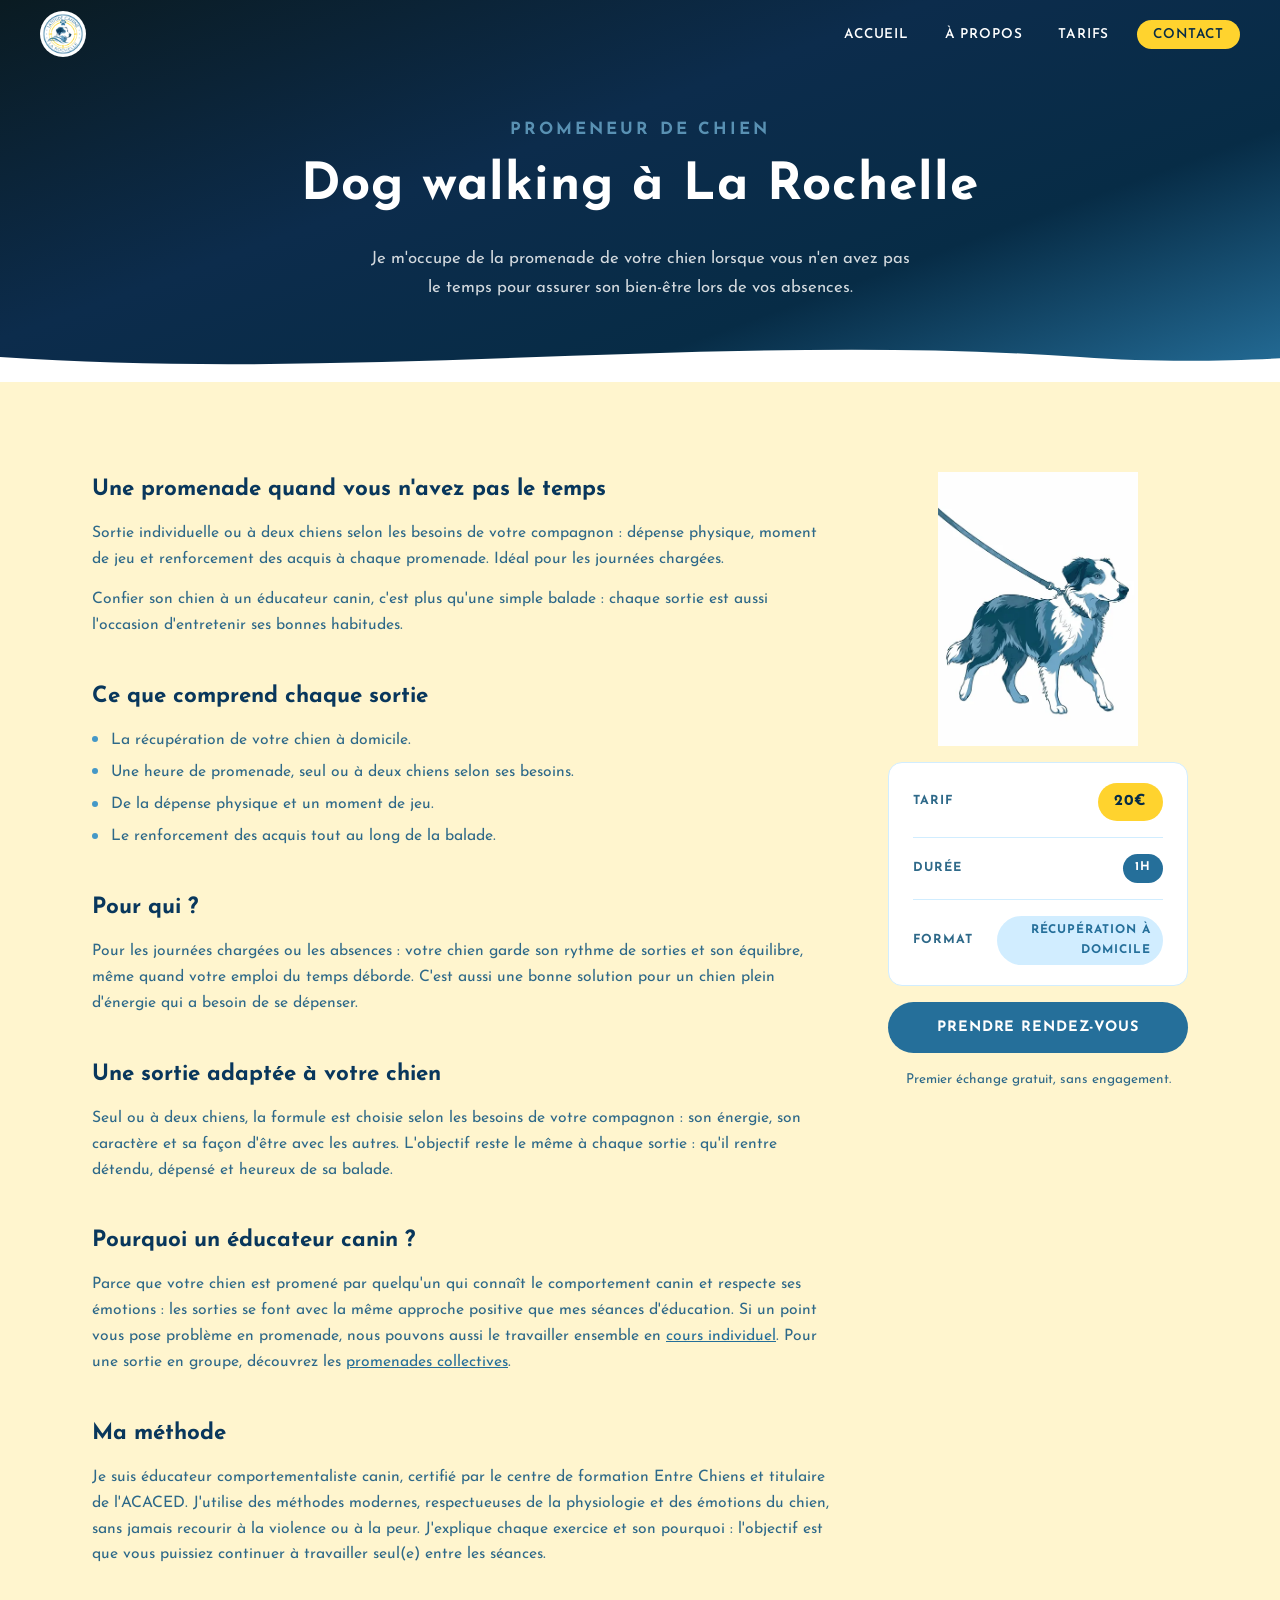
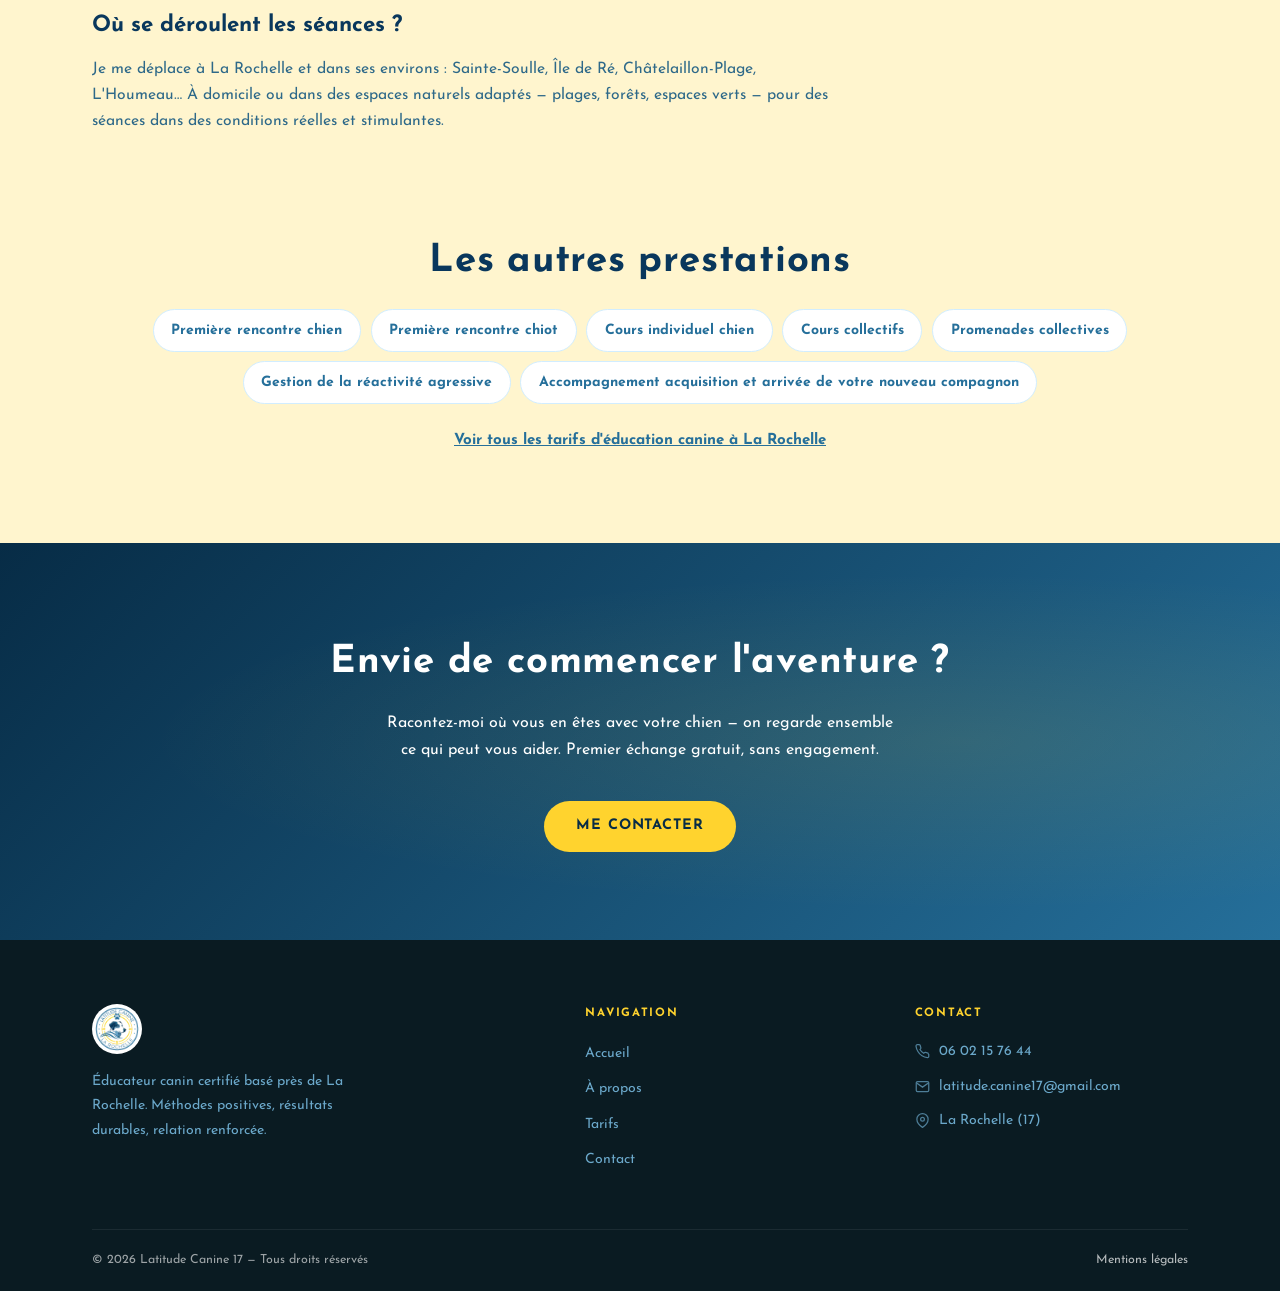
<file: promeneur-de-chien-la-rochelle.html>
<!DOCTYPE html>
<html lang="fr">
<head>
  <meta charset="UTF-8">
  <meta name="viewport" content="width=device-width, initial-scale=1.0">
  <meta name="description" content="Dog walking à La Rochelle : votre chien promené 1h par un éducateur canin, avec récupération à domicile, pendant vos absences. Sortie d'1h : 20€.">
  <meta name="theme-color" content="#072c46">
  <title>Dog walking à La Rochelle — Latitude Canine</title>
  <link rel="canonical" href="https://www.latitudecanine17.fr/promeneur-de-chien-la-rochelle.html">

  <link rel="icon" type="image/png" sizes="32x32" href="img/favicon-32.png">
  <link rel="icon" type="image/png" sizes="16x16" href="img/favicon-16.png">
  <link rel="icon" type="image/png" sizes="192x192" href="img/favicon-192.png">
  <link rel="apple-touch-icon" sizes="180x180" href="img/apple-touch-icon.png">

  <meta property="og:type" content="website">
  <meta property="og:site_name" content="Latitude Canine">
  <meta property="og:locale" content="fr_FR">
  <meta property="og:title" content="Dog walking à La Rochelle — Latitude Canine">
  <meta property="og:description" content="Dog walking à La Rochelle : votre chien promené 1h par un éducateur canin, avec récupération à domicile, pendant vos absences. Sortie d'1h : 20€.">
  <meta property="og:url" content="https://www.latitudecanine17.fr/promeneur-de-chien-la-rochelle.html">
  <meta property="og:image" content="https://www.latitudecanine17.fr/img/og-image.png">
  <meta name="twitter:card" content="summary_large_image">
  <meta name="twitter:title" content="Dog walking à La Rochelle — Latitude Canine">
  <meta name="twitter:description" content="Dog walking à La Rochelle : votre chien promené 1h par un éducateur canin, avec récupération à domicile, pendant vos absences. Sortie d'1h : 20€.">
  <meta name="twitter:image" content="https://www.latitudecanine17.fr/img/og-image.png">

  <link rel="preload" href="fonts/josefin-sans-normal-latin.woff2" as="font" type="font/woff2" crossorigin>
  <link rel="stylesheet" href="css/styles.css">

  <script type="application/ld+json">
  {
    "@context": "https://schema.org",
    "@type": "Service",
    "name": "Dog walking",
    "serviceType": "Promeneur de chien",
    "description": "Dog walking à La Rochelle : votre chien promené 1h par un éducateur canin, avec récupération à domicile, pendant vos absences. Sortie d'1h : 20€.",
    "url": "https://www.latitudecanine17.fr/promeneur-de-chien-la-rochelle.html",
    "provider": {
      "@type": "ProfessionalService",
      "@id": "https://www.latitudecanine17.fr/#business",
      "name": "Latitude Canine 17",
      "url": "https://www.latitudecanine17.fr/",
      "telephone": "+33 6 02 15 76 44"
    },
    "areaServed": [
      {
        "@type": "City",
        "name": "La Rochelle"
      },
      {
        "@type": "City",
        "name": "Sainte-Soulle"
      },
      {
        "@type": "Place",
        "name": "Île de Ré"
      },
      {
        "@type": "City",
        "name": "Châtelaillon-Plage"
      },
      {
        "@type": "City",
        "name": "L'Houmeau"
      }
    ],
    "offers": {
      "@type": "Offer",
      "priceCurrency": "EUR",
      "url": "https://www.latitudecanine17.fr/promeneur-de-chien-la-rochelle.html",
      "availability": "https://schema.org/InStock",
      "price": "20"
    }
  }
  </script>
</head>
<body>

  <!-- ═══════════════ NAVIGATION ═══════════════ -->
  <div class="nav-overlay" id="navOverlay"></div>
  <nav class="navbar scrolled" id="navbar" role="navigation" aria-label="Navigation principale">
    <a href="/" class="navbar-logo" aria-label="Latitude Canine – Accueil">
      <img src="img/logo-latitude-canine-128.webp" alt="Latitude Canine" width="46" height="46">
    </a>
    <button class="hamburger" id="hamburger" aria-label="Ouvrir le menu" aria-expanded="false" aria-controls="navLinks">
      <span></span><span></span><span></span>
    </button>
    <ul class="nav-links" id="navLinks" role="list">
      <li><a href="/">Accueil</a></li>
      <li><a href="apropos.html">À propos</a></li>
      <li><a href="tarifs.html">Tarifs</a></li>
      <li><a href="contact.html" class="btn-nav">Contact</a></li>
    </ul>
  </nav>

  <!-- ═══════════════ PAGE HEADER ═══════════════ -->
  <header class="page-header">
    <div class="container">
      <p class="section-label">Promeneur de chien</p>
      <h1>Dog walking à La Rochelle</h1>
      <p>Je m'occupe de la promenade de votre chien lorsque vous n'en avez pas le temps pour assurer son bien-être lors de vos absences.</p>
    </div>
    <div class="page-header-waves" aria-hidden="true">
      <div style="position:relative;overflow:hidden;height:55px;">
        <div class="wave-track" style="height:55px;">
          <svg viewBox="0 0 1440 55" xmlns="http://www.w3.org/2000/svg" style="width:1440px;height:55px;flex-shrink:0">
            <path d="M0,30 C360,55 720,5 1080,30 C1260,43 1380,17 1440,30 L1440,55 L0,55 Z" fill="white"/>
          </svg>
          <svg viewBox="0 0 1440 55" xmlns="http://www.w3.org/2000/svg" style="width:1440px;height:55px;flex-shrink:0">
            <path d="M0,30 C360,55 720,5 1080,30 C1260,43 1380,17 1440,30 L1440,55 L0,55 Z" fill="white"/>
          </svg>
        </div>
      </div>
    </div>
  </header>

  <!-- ═══════════════ PRESTATION ═══════════════ -->
  <section class="prestation-section">
    <div class="container prestation-grid">
      <article class="legal-content prestation-content fade-in">
          <h2>Une promenade quand vous n'avez pas le temps</h2>
          <p>Sortie individuelle ou à deux chiens selon les besoins de votre compagnon : dépense physique, moment de jeu et renforcement des acquis à chaque promenade. Idéal pour les journées chargées.</p>
          <p>Confier son chien à un éducateur canin, c'est plus qu'une simple balade : chaque sortie est aussi l'occasion d'entretenir ses bonnes habitudes.</p>

          <h2>Ce que comprend chaque sortie</h2>
          <ul>
            <li>La récupération de votre chien à domicile.</li>
            <li>Une heure de promenade, seul ou à deux chiens selon ses besoins.</li>
            <li>De la dépense physique et un moment de jeu.</li>
            <li>Le renforcement des acquis tout au long de la balade.</li>
          </ul>

          <h2>Pour qui ?</h2>
          <p>Pour les journées chargées ou les absences : votre chien garde son rythme de sorties et son équilibre, même quand votre emploi du temps déborde. C'est aussi une bonne solution pour un chien plein d'énergie qui a besoin de se dépenser.</p>

          <h2>Une sortie adaptée à votre chien</h2>
          <p>Seul ou à deux chiens, la formule est choisie selon les besoins de votre compagnon : son énergie, son caractère et sa façon d'être avec les autres. L'objectif reste le même à chaque sortie : qu'il rentre détendu, dépensé et heureux de sa balade.</p>

          <h2>Pourquoi un éducateur canin ?</h2>
          <p>Parce que votre chien est promené par quelqu'un qui connaît le comportement canin et respecte ses émotions : les sorties se font avec la même approche positive que mes séances d'éducation. Si un point vous pose problème en promenade, nous pouvons aussi le travailler ensemble en <a href="cours-individuel-chien-la-rochelle.html">cours individuel</a>. Pour une sortie en groupe, découvrez les <a href="promenades-collectives-chien-la-rochelle.html">promenades collectives</a>.</p>

          <h2>Ma méthode</h2>
          <p>Je suis éducateur comportementaliste canin, certifié par le centre de formation Entre Chiens et titulaire de l'ACACED. J'utilise des méthodes modernes, respectueuses de la physiologie et des émotions du chien, sans jamais recourir à la violence ou à la peur. J'explique chaque exercice et son pourquoi : l'objectif est que vous puissiez continuer à travailler seul(e) entre les séances.</p>

          <h2>Où se déroulent les séances ?</h2>
          <p>Je me déplace à La Rochelle et dans ses environs : Sainte-Soulle, Île de Ré, Châtelaillon-Plage, L'Houmeau… À domicile ou dans des espaces naturels adaptés — plages, forêts, espaces verts — pour des séances dans des conditions réelles et stimulantes.</p>
      </article>

      <aside class="prestation-aside fade-in delay-1" aria-label="Infos pratiques">
          <img class="prestation-illustration" src="img/en-laisse.webp" alt="" width="440" height="603" loading="lazy">
        <div class="pricing-list-card prestation-infos">
            <div class="pricing-row">
              <span class="prestation-info-label">Tarif</span>
              <span class="pricing-row-amount">20€</span>
            </div>
            <div class="pricing-row">
              <span class="prestation-info-label">Durée</span>
              <span class="service-duration">1h</span>
            </div>
            <div class="pricing-row">
              <span class="prestation-info-label">Format</span>
              <span class="service-tag">Récupération à domicile</span>
            </div>
        </div>
        <a href="contact.html" class="btn btn-blue">Prendre rendez-vous</a>
        <p class="prestation-aside-note">Premier échange gratuit, sans engagement.</p>
      </aside>
    </div>
  </section>

  <!-- ═══════════════ AUTRES PRESTATIONS ═══════════════ -->
  <section class="prestation-others">
    <div class="container text-center fade-in">
      <h2 class="section-title">Les autres prestations</h2>
      <ul class="prestation-links">
          <li><a href="bilan-comportemental-chien-la-rochelle.html">Première rencontre chien</a></li>
          <li><a href="education-chiot-la-rochelle.html">Première rencontre chiot</a></li>
          <li><a href="cours-individuel-chien-la-rochelle.html">Cours individuel chien</a></li>
          <li><a href="cours-collectifs-chien-la-rochelle.html">Cours collectifs</a></li>
          <li><a href="promenades-collectives-chien-la-rochelle.html">Promenades collectives</a></li>
          <li><a href="chien-reactif-la-rochelle.html">Gestion de la réactivité agressive</a></li>
          <li><a href="accompagnement-adoption-chien-la-rochelle.html">Accompagnement acquisition et arrivée de votre nouveau compagnon</a></li>
      </ul>
      <p class="prestation-others-tarifs"><a href="tarifs.html">Voir tous les tarifs d'éducation canine à La Rochelle</a></p>
    </div>
  </section>

  <!-- ═══════════════ CTA ═══════════════ -->
  <section class="cta-band">
    <div class="container">
      <h2 class="fade-in">Envie de commencer l'aventure ?</h2>
      <p class="fade-in delay-1">Racontez-moi où vous en êtes avec votre chien — on regarde ensemble ce qui peut vous aider. Premier échange gratuit, sans engagement.</p>
      <a href="contact.html" class="btn btn-primary fade-in delay-2">Me contacter</a>
    </div>
  </section>

  <!-- ═══════════════ FOOTER ═══════════════ -->
  <footer class="footer">
    <div class="container">
      <div class="footer-grid">
        <div class="footer-brand">
          <img src="img/logo-latitude-canine-128.webp" alt="" width="50" height="50" loading="lazy">
          <p class="footer-desc">Éducateur canin certifié basé près de La Rochelle. Méthodes positives, résultats durables, relation renforcée.</p>
        </div>
        <div class="footer-col">
          <p class="footer-title">Navigation</p>
          <ul>
            <li><a href="/">Accueil</a></li>
            <li><a href="apropos.html">À propos</a></li>
            <li><a href="tarifs.html">Tarifs</a></li>
            <li><a href="contact.html">Contact</a></li>
          </ul>
        </div>
        <div class="footer-col">
          <p class="footer-title">Contact</p>
          <p class="footer-contact-line">
            <svg viewBox="0 0 24 24" fill="none" stroke="currentColor" stroke-width="2" aria-hidden="true"><path d="M22 16.92v3a2 2 0 0 1-2.18 2 19.79 19.79 0 0 1-8.63-3.07A19.5 19.5 0 0 1 4.69 12a19.79 19.79 0 0 1-3.07-8.67A2 2 0 0 1 3.6 1.18h3a2 2 0 0 1 2 1.72c.127.96.361 1.903.7 2.81a2 2 0 0 1-.45 2.11L7.91 8.78a16 16 0 0 0 6 6l.86-.86a2 2 0 0 1 2.11-.45c.907.339 1.85.573 2.81.7a2 2 0 0 1 1.72 2.03z"/></svg>
            06 02 15 76 44
          </p>
          <p class="footer-contact-line">
            <svg viewBox="0 0 24 24" fill="none" stroke="currentColor" stroke-width="2" aria-hidden="true"><path d="M4 4h16c1.1 0 2 .9 2 2v12c0 1.1-.9 2-2 2H4c-1.1 0-2-.9-2-2V6c0-1.1.9-2 2-2z"/><polyline points="22,6 12,13 2,6"/></svg>
            latitude.canine17@gmail.com
          </p>
          <p class="footer-contact-line">
            <svg viewBox="0 0 24 24" fill="none" stroke="currentColor" stroke-width="2" aria-hidden="true"><path d="M21 10c0 7-9 13-9 13s-9-6-9-13a9 9 0 0 1 18 0z"/><circle cx="12" cy="10" r="3"/></svg>
            La Rochelle (17)
          </p>
        </div>
      </div>
      <div class="footer-bottom">
        <p>&copy; <span id="copyrightYear">2025</span> Latitude Canine 17 — Tous droits réservés</p>
        <a href="mentions-legales.html">Mentions légales</a>
      </div>
    </div>
  </footer>

  <script src="js/main.js"></script>
</body>
</html>
</file>
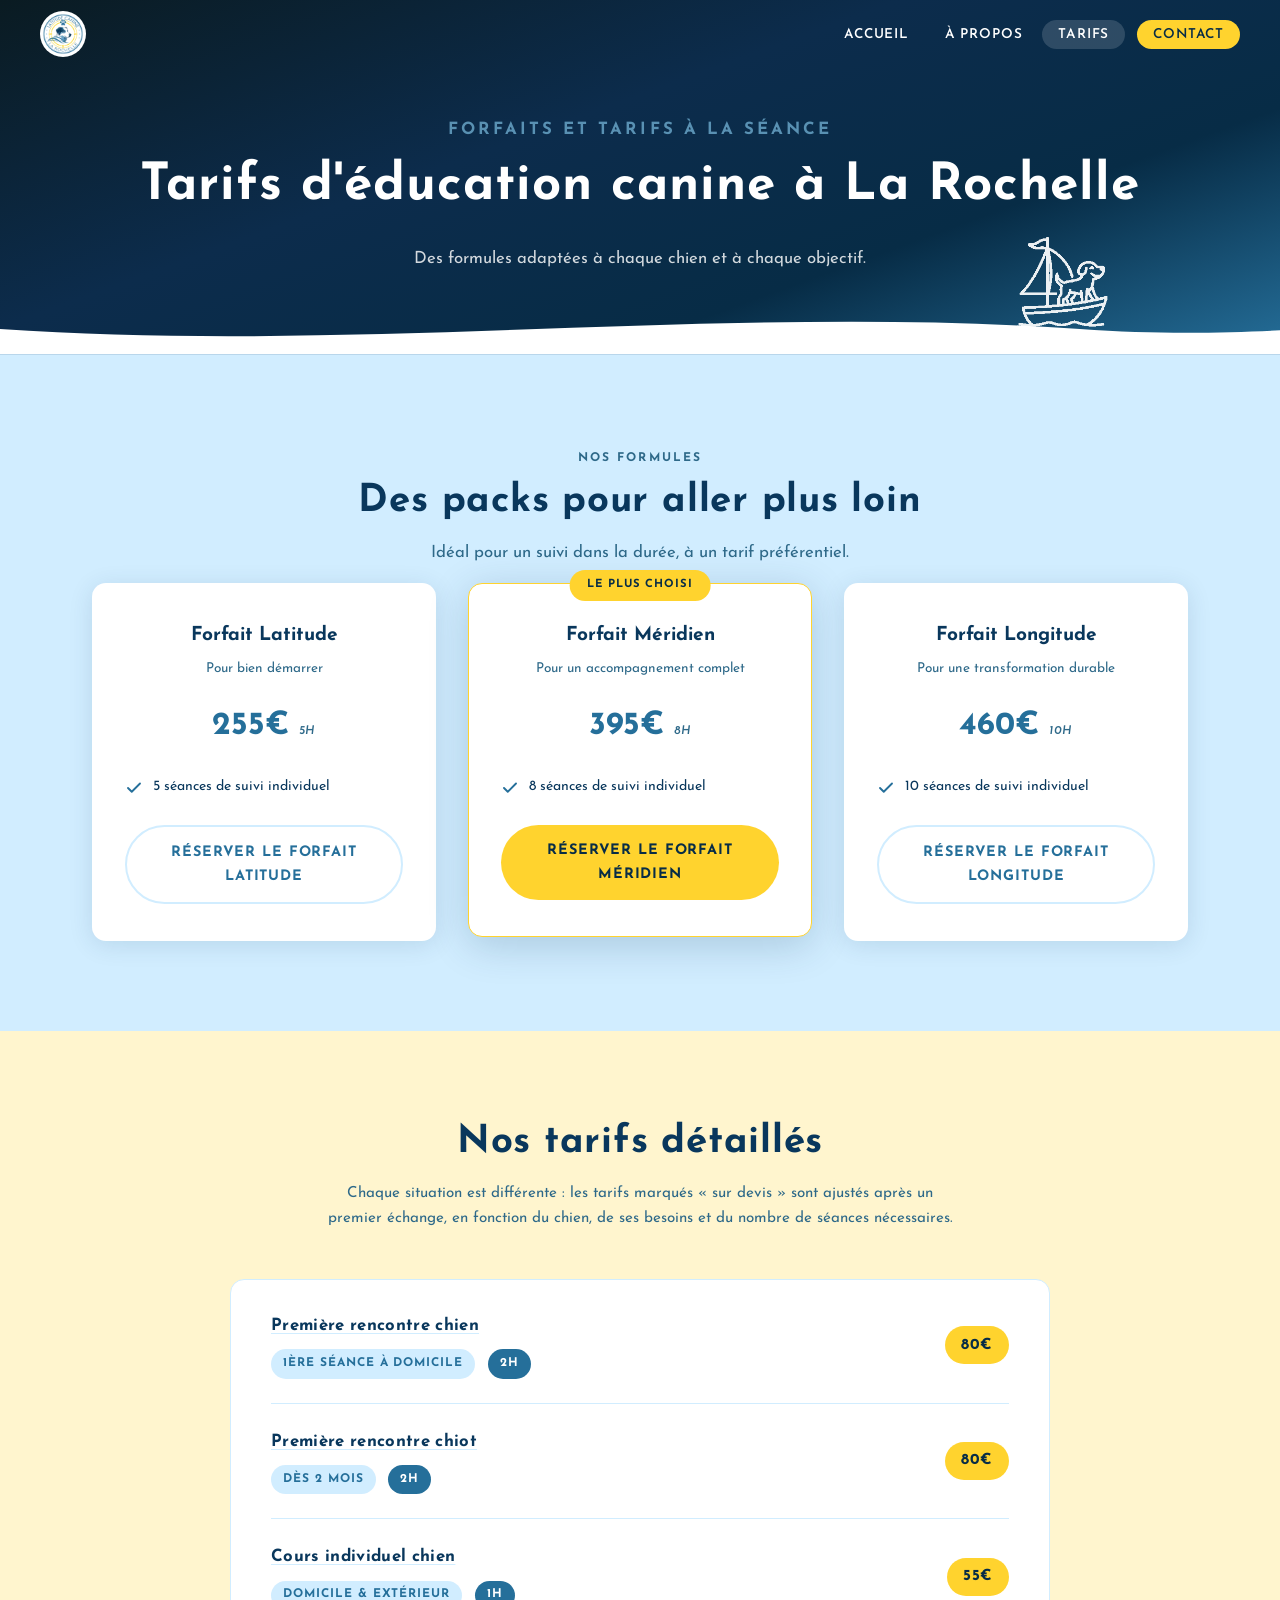
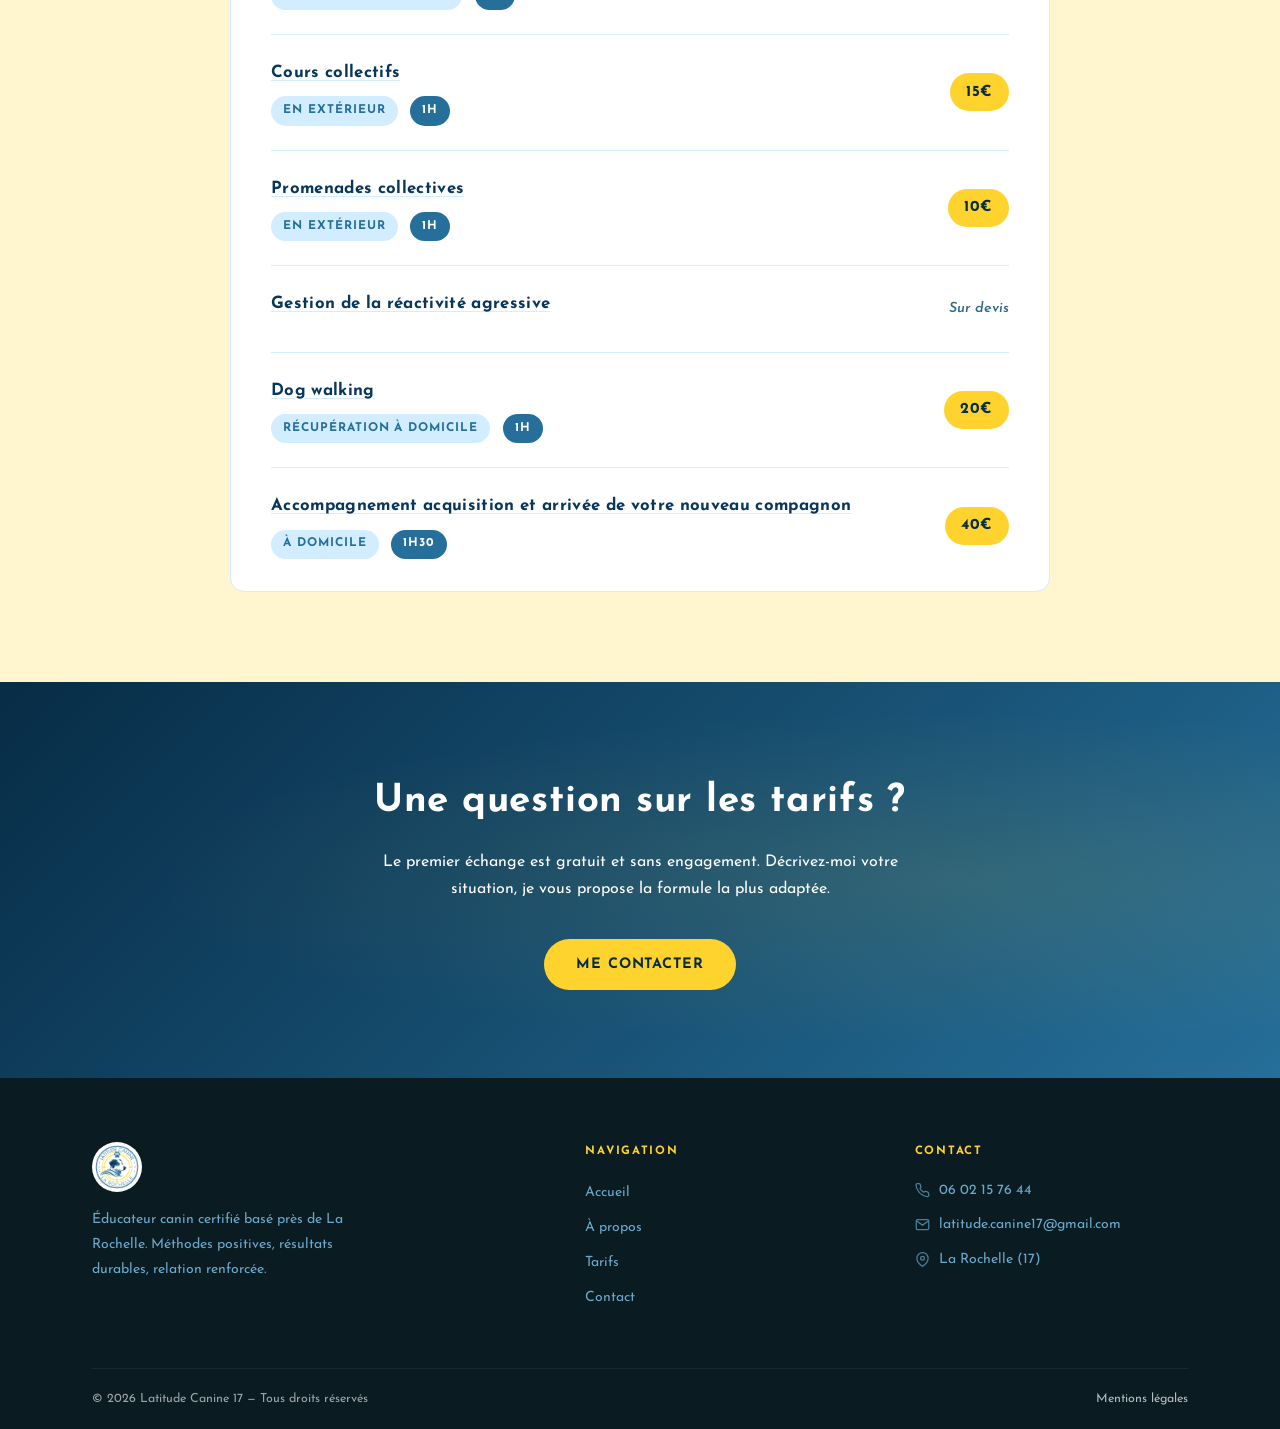
<file: tarifs.html>
<!DOCTYPE html>
<html lang="fr">
<head>
  <meta charset="UTF-8">
  <meta name="viewport" content="width=device-width, initial-scale=1.0">
  <meta name="description" content="Tarifs et formules Latitude Canine — éducateur canin près de La Rochelle. Bilan comportemental, cours particuliers, collectifs et accompagnements sur mesure.">
  <meta name="theme-color" content="#072c46">
  <title>Tarifs éducateur canin à La Rochelle — Latitude Canine</title>
  <link rel="canonical" href="https://www.latitudecanine17.fr/tarifs.html">

  <link rel="icon" type="image/png" sizes="32x32" href="img/favicon-32.png">
  <link rel="icon" type="image/png" sizes="16x16" href="img/favicon-16.png">
  <link rel="icon" type="image/png" sizes="192x192" href="img/favicon-192.png">
  <link rel="apple-touch-icon" sizes="180x180" href="img/apple-touch-icon.png">

  <meta property="og:type" content="website">
  <meta property="og:site_name" content="Latitude Canine">
  <meta property="og:locale" content="fr_FR">
  <meta property="og:title" content="Tarifs éducateur canin à La Rochelle — Latitude Canine">
  <meta property="og:description" content="Tarifs et formules Latitude Canine — éducateur canin près de La Rochelle. Bilan comportemental, cours particuliers, collectifs et accompagnements sur mesure.">
  <meta property="og:url" content="https://www.latitudecanine17.fr/tarifs.html">
  <meta property="og:image" content="https://www.latitudecanine17.fr/img/og-image.png">
  <meta name="twitter:card" content="summary_large_image">
  <meta name="twitter:title" content="Tarifs éducateur canin à La Rochelle — Latitude Canine">
  <meta name="twitter:description" content="Tarifs et formules Latitude Canine — éducateur canin près de La Rochelle. Bilan comportemental, cours particuliers, collectifs et accompagnements sur mesure.">
  <meta name="twitter:image" content="https://www.latitudecanine17.fr/img/og-image.png">

  <link rel="preload" href="fonts/josefin-sans-normal-latin.woff2" as="font" type="font/woff2" crossorigin>
  <link rel="stylesheet" href="css/styles.css">

  <script type="application/ld+json">
  {
    "@context": "https://schema.org",
    "@graph": [
      {
        "@type": "ProfessionalService",
        "@id": "https://www.latitudecanine17.fr/#business",
        "name": "Latitude Canine 17",
        "url": "https://www.latitudecanine17.fr/",
        "telephone": "+33 6 02 15 76 44",
        "areaServed": [
          {
            "@type": "City",
            "name": "La Rochelle"
          },
          {
            "@type": "City",
            "name": "Sainte-Soulle"
          },
          {
            "@type": "Place",
            "name": "Île de Ré"
          },
          {
            "@type": "City",
            "name": "Châtelaillon-Plage"
          },
          {
            "@type": "City",
            "name": "L'Houmeau"
          }
        ]
      },
      {
        "@type": "Service",
        "name": "Première rencontre chien",
        "url": "https://www.latitudecanine17.fr/bilan-comportemental-chien-la-rochelle.html",
        "provider": {
          "@id": "https://www.latitudecanine17.fr/#business"
        },
        "offers": {
          "@type": "Offer",
          "priceCurrency": "EUR",
          "url": "https://www.latitudecanine17.fr/bilan-comportemental-chien-la-rochelle.html",
          "price": "80",
          "description": "Séance de 2h"
        }
      },
      {
        "@type": "Service",
        "name": "Première rencontre chiot",
        "url": "https://www.latitudecanine17.fr/education-chiot-la-rochelle.html",
        "provider": {
          "@id": "https://www.latitudecanine17.fr/#business"
        },
        "offers": {
          "@type": "Offer",
          "priceCurrency": "EUR",
          "url": "https://www.latitudecanine17.fr/education-chiot-la-rochelle.html",
          "price": "80",
          "description": "Séance de 2h"
        }
      },
      {
        "@type": "Service",
        "name": "Cours individuel chien",
        "url": "https://www.latitudecanine17.fr/cours-individuel-chien-la-rochelle.html",
        "provider": {
          "@id": "https://www.latitudecanine17.fr/#business"
        },
        "offers": {
          "@type": "Offer",
          "priceCurrency": "EUR",
          "url": "https://www.latitudecanine17.fr/cours-individuel-chien-la-rochelle.html",
          "price": "55",
          "description": "Séance de 1h"
        }
      },
      {
        "@type": "Service",
        "name": "Cours collectifs",
        "url": "https://www.latitudecanine17.fr/cours-collectifs-chien-la-rochelle.html",
        "provider": {
          "@id": "https://www.latitudecanine17.fr/#business"
        },
        "offers": {
          "@type": "Offer",
          "priceCurrency": "EUR",
          "url": "https://www.latitudecanine17.fr/cours-collectifs-chien-la-rochelle.html",
          "price": "15",
          "description": "Séance de 1h"
        }
      },
      {
        "@type": "Service",
        "name": "Promenades collectives",
        "url": "https://www.latitudecanine17.fr/promenades-collectives-chien-la-rochelle.html",
        "provider": {
          "@id": "https://www.latitudecanine17.fr/#business"
        },
        "offers": {
          "@type": "Offer",
          "priceCurrency": "EUR",
          "url": "https://www.latitudecanine17.fr/promenades-collectives-chien-la-rochelle.html",
          "price": "10",
          "description": "Séance de 1h"
        }
      },
      {
        "@type": "Service",
        "name": "Gestion de la réactivité agressive",
        "url": "https://www.latitudecanine17.fr/chien-reactif-la-rochelle.html",
        "provider": {
          "@id": "https://www.latitudecanine17.fr/#business"
        },
        "offers": {
          "@type": "Offer",
          "priceCurrency": "EUR",
          "url": "https://www.latitudecanine17.fr/chien-reactif-la-rochelle.html",
          "description": "Tarif sur devis, ajusté après un premier échange"
        }
      },
      {
        "@type": "Service",
        "name": "Dog walking",
        "url": "https://www.latitudecanine17.fr/promeneur-de-chien-la-rochelle.html",
        "provider": {
          "@id": "https://www.latitudecanine17.fr/#business"
        },
        "offers": {
          "@type": "Offer",
          "priceCurrency": "EUR",
          "url": "https://www.latitudecanine17.fr/promeneur-de-chien-la-rochelle.html",
          "price": "20",
          "description": "Séance de 1h"
        }
      },
      {
        "@type": "Service",
        "name": "Accompagnement acquisition et arrivée de votre nouveau compagnon",
        "url": "https://www.latitudecanine17.fr/accompagnement-adoption-chien-la-rochelle.html",
        "provider": {
          "@id": "https://www.latitudecanine17.fr/#business"
        },
        "offers": {
          "@type": "Offer",
          "priceCurrency": "EUR",
          "url": "https://www.latitudecanine17.fr/accompagnement-adoption-chien-la-rochelle.html",
          "price": "40",
          "description": "Séance de 1h30"
        }
      },
      {
        "@type": "Service",
        "name": "Forfaits de suivi individuel",
        "url": "https://www.latitudecanine17.fr/tarifs.html",
        "provider": {
          "@id": "https://www.latitudecanine17.fr/#business"
        },
        "offers": [
          {
            "@type": "Offer",
            "name": "Forfait Latitude",
            "price": "255",
            "priceCurrency": "EUR",
            "description": "5 séances de suivi individuel (5h)"
          },
          {
            "@type": "Offer",
            "name": "Forfait Méridien",
            "price": "395",
            "priceCurrency": "EUR",
            "description": "8 séances de suivi individuel (8h)"
          },
          {
            "@type": "Offer",
            "name": "Forfait Longitude",
            "price": "460",
            "priceCurrency": "EUR",
            "description": "10 séances de suivi individuel (10h)"
          }
        ]
      }
    ]
  }
  </script>
</head>
<body>

  <!-- ═══════════════ NAVIGATION ═══════════════ -->
  <div class="nav-overlay" id="navOverlay"></div>
  <nav class="navbar scrolled" id="navbar" role="navigation" aria-label="Navigation principale">
    <a href="/" class="navbar-logo" aria-label="Latitude Canine – Accueil">
      <img src="img/logo-latitude-canine-128.webp" alt="Latitude Canine" width="46" height="46">
    </a>
    <button class="hamburger" id="hamburger" aria-label="Ouvrir le menu" aria-expanded="false" aria-controls="navLinks">
      <span></span><span></span><span></span>
    </button>
    <ul class="nav-links" id="navLinks" role="list">
      <li><a href="/">Accueil</a></li>
      <li><a href="apropos.html">À propos</a></li>
      <li><a href="tarifs.html" class="active">Tarifs</a></li>
      <li><a href="contact.html" class="btn-nav">Contact</a></li>
    </ul>
  </nav>

  <!-- ═══════════════ PAGE HEADER ═══════════════ -->
  <header class="page-header">
    <div class="container">
      <p class="section-label">Forfaits et tarifs à la séance</p>
      <h1>Tarifs d'éducation canine à La Rochelle</h1>
      <p>Des formules adaptées à chaque chien et à chaque objectif.</p>
    </div>
    <div class="page-header-waves" aria-hidden="true">
      <div style="position:relative;overflow:hidden;height:55px;">
        <div class="wave-track" style="height:55px;">
          <svg viewBox="0 0 1440 55" xmlns="http://www.w3.org/2000/svg" style="width:1440px;height:55px;flex-shrink:0">
            <path d="M0,30 C360,55 720,5 1080,30 C1260,43 1380,17 1440,30 L1440,55 L0,55 Z" fill="white"/>
          </svg>
          <svg viewBox="0 0 1440 55" xmlns="http://www.w3.org/2000/svg" style="width:1440px;height:55px;flex-shrink:0">
            <path d="M0,30 C360,55 720,5 1080,30 C1260,43 1380,17 1440,30 L1440,55 L0,55 Z" fill="white"/>
          </svg>
        </div>
      </div>
    </div>
    <img class="wave-boat" src="img/mer/chien_bateau.webp" alt="" aria-hidden="true" width="325" height="240">
  </header>

  <!-- ═══════════════ FORMULES ═══════════════ -->
  <section class="formules-section">
    <div class="container">
      <div class="text-center fade-in">
        <p class="section-label">Nos formules</p>
        <h2 class="section-title">Des packs pour aller plus loin</h2>
        <p class="section-sub" style="margin:0 auto 0.75rem">Idéal pour un suivi dans la durée, à un tarif préférentiel.</p>
        <p style="font-size:0.82rem;font-style:italic;color:var(--c-blue-dark);max-width:560px;margin:0 auto 1rem">
        </p>
      </div>
      <div class="formules-grid">

        <article class="formule-card fade-in">
          <h3>Forfait Latitude</h3>
          <p class="formule-tagline">Pour bien démarrer</p>
          <p class="formule-price">255€ <span>5h</span></p>
          <ul class="formule-features">
            <li>
              <svg viewBox="0 0 24 24" fill="none" stroke="currentColor" stroke-width="2.5" stroke-linecap="round" stroke-linejoin="round"><polyline points="20 6 9 17 4 12"/></svg>
              5 séances de suivi individuel
            </li>
          </ul>
          <a href="contact.html" class="btn btn-outline-blue">Réserver le forfait Latitude</a>
        </article>

        <article class="formule-card formule-card--featured fade-in delay-1">
          <span class="formule-badge">Le plus choisi</span>
          <h3>Forfait Méridien</h3>
          <p class="formule-tagline">Pour un accompagnement complet</p>
          <p class="formule-price">395€ <span>8h</span></p>
          <ul class="formule-features">
            <li>
              <svg viewBox="0 0 24 24" fill="none" stroke="currentColor" stroke-width="2.5" stroke-linecap="round" stroke-linejoin="round"><polyline points="20 6 9 17 4 12"/></svg>
              8 séances de suivi individuel
            </li>
          </ul>
          <a href="contact.html" class="btn btn-primary">Réserver le forfait Méridien</a>
        </article>

        <article class="formule-card fade-in delay-2">
          <h3>Forfait Longitude</h3>
          <p class="formule-tagline">Pour une transformation durable</p>
          <p class="formule-price">460€ <span>10h</span></p>
          <ul class="formule-features">
            <li>
              <svg viewBox="0 0 24 24" fill="none" stroke="currentColor" stroke-width="2.5" stroke-linecap="round" stroke-linejoin="round"><polyline points="20 6 9 17 4 12"/></svg>
              10 séances de suivi individuel
            </li>
          </ul>
          <a href="contact.html" class="btn btn-outline-blue">Réserver le forfait Longitude</a>
        </article>

      </div>
    </div>
  </section>

  <!-- ═══════════════ TARIFS ═══════════════ -->
  <section class="pricing-section">
    <div class="container">
      <div class="text-center fade-in">
        <h2 class="section-title">Nos tarifs détaillés</h2>
      </div>
      <p class="pricing-note fade-in">
        Chaque situation est différente : les tarifs marqués « sur devis » sont ajustés après un premier
        échange, en fonction du chien, de ses besoins et du nombre de séances nécessaires.
      </p>
      <div class="pricing-list-card fade-in">

        <div class="pricing-row">
          <div class="pricing-row-main">
            <h3><a href="bilan-comportemental-chien-la-rochelle.html">Première rencontre chien</a></h3>
            <div class="pricing-row-tags">
              <span class="service-tag">1ère séance à domicile</span>
              <span class="service-duration">2h</span>
            </div>
          </div>
          <span class="pricing-row-amount">80€</span>
        </div>

        <div class="pricing-row">
          <div class="pricing-row-main">
            <h3><a href="education-chiot-la-rochelle.html">Première rencontre chiot</a></h3>
            <div class="pricing-row-tags">
              <span class="service-tag">Dès 2 mois</span>
              <span class="service-duration">2h</span>
            </div>
          </div>
          <span class="pricing-row-amount">80€</span>
        </div>

        <div class="pricing-row">
          <div class="pricing-row-main">
            <h3><a href="cours-individuel-chien-la-rochelle.html">Cours individuel chien</a></h3>
            <div class="pricing-row-tags">
              <span class="service-tag">Domicile &amp; extérieur</span>
              <span class="service-duration">1h</span>
            </div>
          </div>
          <span class="pricing-row-amount">55€</span>
        </div>

        <div class="pricing-row">
          <div class="pricing-row-main">
            <h3><a href="cours-collectifs-chien-la-rochelle.html">Cours collectifs</a></h3>
            <div class="pricing-row-tags">
              <span class="service-tag">En extérieur</span>
              <span class="service-duration">1h</span>
            </div>
          </div>
          <span class="pricing-row-amount">15€</span>
        </div>

        <div class="pricing-row">
          <div class="pricing-row-main">
            <h3><a href="promenades-collectives-chien-la-rochelle.html">Promenades collectives</a></h3>
            <div class="pricing-row-tags">
              <span class="service-tag">En extérieur</span>
              <span class="service-duration">1h</span>
            </div>
          </div>
          <span class="pricing-row-amount">10€</span>
        </div>

        <div class="pricing-row">
          <div class="pricing-row-main">
            <h3><a href="chien-reactif-la-rochelle.html">Gestion de la réactivité agressive</a></h3>
            <div class="pricing-row-tags">
            </div>
          </div>
          <span class="pricing-row-amount devis">Sur devis</span>
        </div>

        <div class="pricing-row">
          <div class="pricing-row-main">
            <h3><a href="promeneur-de-chien-la-rochelle.html">Dog walking</a></h3>
            <div class="pricing-row-tags">
              <span class="service-tag">Récupération à domicile</span>
              <span class="service-duration">1h</span>
            </div>
          </div>
          <span class="pricing-row-amount">20€</span>
        </div>

        <div class="pricing-row">
          <div class="pricing-row-main">
            <h3><a href="accompagnement-adoption-chien-la-rochelle.html">Accompagnement acquisition et arrivée de votre nouveau compagnon</a></h3>
            <div class="pricing-row-tags">
              <span class="service-tag">à domicile</span>
              <span class="service-duration">1h30</span>
            </div>
          </div>
          <span class="pricing-row-amount">40€</span>
        </div>

      </div>
    </div>
  </section>

  <!-- ═══════════════ CTA ═══════════════ -->
  <section class="cta-band">
    <div class="container">
      <h2 class="fade-in">Une question sur les tarifs ?</h2>
      <p class="fade-in delay-1">Le premier échange est gratuit et sans engagement. Décrivez-moi votre situation, je vous propose la formule la plus adaptée.</p>
      <a href="contact.html" class="btn btn-primary fade-in delay-2">Me contacter</a>
    </div>
  </section>

  <!-- ═══════════════ FOOTER ═══════════════ -->
  <footer class="footer">
    <div class="container">
      <div class="footer-grid">
        <div class="footer-brand">
          <img src="img/logo-latitude-canine-128.webp" alt="" width="50" height="50" loading="lazy">
          <p class="footer-desc">Éducateur canin certifié basé près de La Rochelle. Méthodes positives, résultats durables, relation renforcée.</p>
        </div>
        <div class="footer-col">
          <p class="footer-title">Navigation</p>
          <ul>
            <li><a href="/">Accueil</a></li>
            <li><a href="apropos.html">À propos</a></li>
            <li><a href="tarifs.html">Tarifs</a></li>
            <li><a href="contact.html">Contact</a></li>
          </ul>
        </div>
        <div class="footer-col">
          <p class="footer-title">Contact</p>
          <p class="footer-contact-line">
            <svg viewBox="0 0 24 24" fill="none" stroke="currentColor" stroke-width="2" aria-hidden="true"><path d="M22 16.92v3a2 2 0 0 1-2.18 2 19.79 19.79 0 0 1-8.63-3.07A19.5 19.5 0 0 1 4.69 12a19.79 19.79 0 0 1-3.07-8.67A2 2 0 0 1 3.6 1.18h3a2 2 0 0 1 2 1.72c.127.96.361 1.903.7 2.81a2 2 0 0 1-.45 2.11L7.91 8.78a16 16 0 0 0 6 6l.86-.86a2 2 0 0 1 2.11-.45c.907.339 1.85.573 2.81.7a2 2 0 0 1 1.72 2.03z"/></svg>
            06 02 15 76 44
          </p>
          <p class="footer-contact-line">
            <svg viewBox="0 0 24 24" fill="none" stroke="currentColor" stroke-width="2" aria-hidden="true"><path d="M4 4h16c1.1 0 2 .9 2 2v12c0 1.1-.9 2-2 2H4c-1.1 0-2-.9-2-2V6c0-1.1.9-2 2-2z"/><polyline points="22,6 12,13 2,6"/></svg>
            latitude.canine17@gmail.com
          </p>
          <p class="footer-contact-line">
            <svg viewBox="0 0 24 24" fill="none" stroke="currentColor" stroke-width="2" aria-hidden="true"><path d="M21 10c0 7-9 13-9 13s-9-6-9-13a9 9 0 0 1 18 0z"/><circle cx="12" cy="10" r="3"/></svg>
            La Rochelle (17)
          </p>
        </div>
      </div>
      <div class="footer-bottom">
        <p>&copy; <span id="copyrightYear">2025</span> Latitude Canine 17 — Tous droits réservés</p>
        <a href="mentions-legales.html">Mentions légales</a>
      </div>
    </div>
  </footer>

  <script src="js/main.js"></script>
</body>
</html>
</file>
<file: css/styles.css>
/* Polices auto-hebergees (Josefin Sans, Caveat - licence SIL OFL, voir fonts/) */
@font-face {
  font-family: 'Caveat';
  font-style: normal;
  font-weight: 400 700;
  font-display: swap;
  src: url('../fonts/caveat-normal-latin-ext.woff2') format('woff2');
  unicode-range: U+0100-02BA, U+02BD-02C5, U+02C7-02CC, U+02CE-02D7, U+02DD-02FF, U+0304, U+0308, U+0329, U+1D00-1DBF, U+1E00-1E9F, U+1EF2-1EFF, U+2020, U+20A0-20AB, U+20AD-20C4, U+2113, U+2C60-2C7F, U+A720-A7FF;
}
@font-face {
  font-family: 'Caveat';
  font-style: normal;
  font-weight: 400 700;
  font-display: swap;
  src: url('../fonts/caveat-normal-latin.woff2') format('woff2');
  unicode-range: U+0000-00FF, U+0131, U+0152-0153, U+02BB-02BC, U+02C6, U+02DA, U+02DC, U+0304, U+0308, U+0329, U+2000-206F, U+20AC, U+2122, U+2191, U+2193, U+2212, U+2215, U+FEFF, U+FFFD;
}
@font-face {
  font-family: 'Josefin Sans';
  font-style: italic;
  font-weight: 100 700;
  font-display: swap;
  src: url('../fonts/josefin-sans-italic-latin-ext.woff2') format('woff2');
  unicode-range: U+0100-02BA, U+02BD-02C5, U+02C7-02CC, U+02CE-02D7, U+02DD-02FF, U+0304, U+0308, U+0329, U+1D00-1DBF, U+1E00-1E9F, U+1EF2-1EFF, U+2020, U+20A0-20AB, U+20AD-20C4, U+2113, U+2C60-2C7F, U+A720-A7FF;
}
@font-face {
  font-family: 'Josefin Sans';
  font-style: italic;
  font-weight: 100 700;
  font-display: swap;
  src: url('../fonts/josefin-sans-italic-latin.woff2') format('woff2');
  unicode-range: U+0000-00FF, U+0131, U+0152-0153, U+02BB-02BC, U+02C6, U+02DA, U+02DC, U+0304, U+0308, U+0329, U+2000-206F, U+20AC, U+2122, U+2191, U+2193, U+2212, U+2215, U+FEFF, U+FFFD;
}
@font-face {
  font-family: 'Josefin Sans';
  font-style: normal;
  font-weight: 100 700;
  font-display: swap;
  src: url('../fonts/josefin-sans-normal-latin-ext.woff2') format('woff2');
  unicode-range: U+0100-02BA, U+02BD-02C5, U+02C7-02CC, U+02CE-02D7, U+02DD-02FF, U+0304, U+0308, U+0329, U+1D00-1DBF, U+1E00-1E9F, U+1EF2-1EFF, U+2020, U+20A0-20AB, U+20AD-20C4, U+2113, U+2C60-2C7F, U+A720-A7FF;
}
@font-face {
  font-family: 'Josefin Sans';
  font-style: normal;
  font-weight: 100 700;
  font-display: swap;
  src: url('../fonts/josefin-sans-normal-latin.woff2') format('woff2');
  unicode-range: U+0000-00FF, U+0131, U+0152-0153, U+02BB-02BC, U+02C6, U+02DA, U+02DC, U+0304, U+0308, U+0329, U+2000-206F, U+20AC, U+2122, U+2191, U+2193, U+2212, U+2215, U+FEFF, U+FFFD;
}

/* =============================================
   VARIABLES
   ============================================= */
:root {
  --c-primary:    #256f9a;
  --c-secondary:  #ffd32e;
  --c-light-blue: #d1edff;
  --c-mid-blue:   #4598c7;
  --c-dark-navy:  #09375c;
  --c-blue-dark:  #2e6989;
  --c-darkest:    #072c46;
  --c-steel:      #6ba8ca;
  --c-navy:       #0c2c4c;
  --c-deep:       #0a1b22;
  --c-mid:        #21709d;
  --c-yellow:     #ffd221;
  --c-cream:      #fff5ce;
  --c-light2:     #70a8c9;

  --font: 'Futura', 'Josefin Sans', 'Century Gothic', 'Trebuchet MS', sans-serif;
  --font-hand: 'Caveat', cursive;

  --nav-h:       68px;
  --radius:      14px;
  --radius-sm:   10px;
  --transition:  0.3s ease;
  --shadow:      0 4px 24px rgba(9, 55, 92, 0.12);
  --shadow-lg:   0 8px 40px rgba(9, 55, 92, 0.20);
  --container:   1160px;
  --pad-section: clamp(3.5rem, 7vw, 6rem);
  --gap:         clamp(1rem, 3vw, 2rem);
}

/* =============================================
   RESET & BASE
   ============================================= */
*, *::before, *::after { box-sizing: border-box; margin: 0; padding: 0; }
html { scroll-behavior: smooth; font-size: 16px; overflow-x: hidden; }
body {
  font-family: var(--font);
  color: var(--c-dark-navy);
  background: var(--c-cream);
  line-height: 1.65;
  -webkit-font-smoothing: antialiased;
  overflow-x: hidden;
}
img { max-width: 100%; height: auto; display: block; }
a { text-decoration: none; color: inherit; }
ul { list-style: none; }
button { cursor: pointer; border: none; background: none; font-family: var(--font); }
input, textarea, select { font-family: var(--font); }

/* =============================================
   UTILITIES
   ============================================= */
.container {
  max-width: var(--container);
  margin: 0 auto;
  padding: 0 clamp(1rem, 5vw, 2rem);
}
.section-label {
  display: inline-block;
  font-size: 0.75rem;
  font-weight: 700;
  letter-spacing: 0.18em;
  text-transform: uppercase;
  color: var(--c-mid-blue);
  margin-bottom: 0.6rem;
}
.section-title {
  font-size: clamp(1.6rem, 4vw, 2.4rem);
  font-weight: 700;
  color: var(--c-dark-navy);
  letter-spacing: 0.02em;
  line-height: 1.2;
  margin-bottom: 0.9rem;
}
.section-sub {
  font-size: clamp(0.9rem, 2vw, 1.05rem);
  color: var(--c-blue-dark);
  max-width: 580px;
}
.text-center { text-align: center; }
.text-center .section-sub { margin: 0 auto; }

/* Fade-in animation */
.fade-in {
  opacity: 0;
  transform: translateY(28px);
  transition: opacity 0.65s ease, transform 0.65s ease;
}
.fade-in.visible { opacity: 1; transform: none; }
.fade-in.delay-1 { transition-delay: 0.1s; }
.fade-in.delay-2 { transition-delay: 0.2s; }
.fade-in.delay-3 { transition-delay: 0.3s; }

/* =============================================
   BUTTONS
   ============================================= */
.btn {
  display: inline-flex;
  align-items: center;
  justify-content: center;
  gap: 0.5rem;
  padding: 0.85rem 2rem;
  border-radius: 50px;
  font-family: var(--font);
  font-size: 0.9rem;
  font-weight: 700;
  letter-spacing: 0.06em;
  text-transform: uppercase;
  transition: all var(--transition);
  cursor: pointer;
  white-space: nowrap;
}
.btn-primary {
  background: var(--c-secondary);
  color: var(--c-darkest);
}
.btn-primary:hover {
  background: var(--c-yellow);
  transform: translateY(-3px);
  box-shadow: 0 8px 24px rgba(255, 211, 46, 0.45);
}
.btn-outline {
  background: transparent;
  color: white;
  border: 2px solid rgba(255, 255, 255, 0.65);
}
.btn-outline:hover {
  background: rgba(255, 255, 255, 0.12);
  border-color: white;
  transform: translateY(-3px);
}
.btn-blue {
  background: var(--c-primary);
  color: white;
}
.btn-blue:hover {
  background: var(--c-mid-blue);
  transform: translateY(-3px);
  box-shadow: 0 8px 24px rgba(37, 111, 154, 0.4);
}

/* =============================================
   NAVIGATION
   ============================================= */
.navbar {
  position: fixed;
  top: 0; left: 0; right: 0;
  z-index: 1000;
  height: var(--nav-h);
  display: flex;
  justify-content: space-between;
  align-items: center;
  padding: 0 clamp(1rem, 5vw, 2.5rem);
  transition: background var(--transition), box-shadow var(--transition);
}
.navbar.scrolled {
  background: var(--c-darkest);
  box-shadow: 0 2px 24px rgba(0, 0, 0, 0.28);
}
.navbar-logo img {
  height: 46px;
  width: auto;
  display: block;
  background: #fff;
  border-radius: 50%;
}

.nav-links {
  display: flex;
  align-items: center;
  gap: 0.25rem;
}
.nav-links a {
  padding: 0.5rem 1rem;
  font-size: 0.85rem;
  font-weight: 600;
  letter-spacing: 0.06em;
  text-transform: uppercase;
  color: white;
  border-radius: 50px;
  transition: background var(--transition);
}
.nav-links a:hover,
.nav-links a.active { background: rgba(255, 255, 255, 0.15); }
.nav-links a.btn-nav {
  background: var(--c-secondary);
  color: var(--c-darkest);
  margin-left: 0.5rem;
}
.nav-links a.btn-nav:hover {
  background: var(--c-yellow);
  box-shadow: 0 4px 16px rgba(255, 211, 46, 0.4);
}

/* Hamburger */
.hamburger {
  display: none;
  flex-direction: column;
  gap: 5px;
  padding: 10px;
  z-index: 1010;
  border-radius: 8px;
  transition: background var(--transition);
}
.hamburger:hover { background: rgba(255,255,255,0.1); }
.hamburger span {
  display: block;
  width: 22px;
  height: 2px;
  background: white;
  border-radius: 2px;
  transition: all 0.3s ease;
}
.hamburger.open span:nth-child(1) { transform: translateY(7px) rotate(45deg); }
.hamburger.open span:nth-child(2) { opacity: 0; transform: scaleX(0); }
.hamburger.open span:nth-child(3) { transform: translateY(-7px) rotate(-45deg); }

.nav-overlay {
  display: none;
  position: fixed;
  inset: 0;
  background: rgba(0, 0, 0, 0.55);
  z-index: 999;
}
.nav-overlay.active { display: block; }

@media (max-width: 768px) {
  .hamburger { display: flex; }
  .nav-links {
    position: fixed;
    top: 0; right: -100%;
    width: min(78vw, 300px);
    height: 100vh;
    background: var(--c-darkest);
    flex-direction: column;
    align-items: stretch;
    justify-content: center;
    padding: calc(var(--nav-h) + 1.5rem) 1.5rem 2rem;
    gap: 0.6rem;
    transition: right 0.35s cubic-bezier(0.4, 0, 0.2, 1);
    box-shadow: -6px 0 30px rgba(0, 0, 0, 0.35);
    z-index: 1000;
  }
  .nav-links.open { right: 0; }
  .nav-links li { width: 100%; }
  .nav-links a {
    display: block;
    width: 100%;
    text-align: center;
    border-radius: var(--radius-sm);
    padding: 0.9rem 1.25rem;
    font-size: 0.95rem;
  }
  .nav-links a.btn-nav { margin-left: 0; margin-top: 0.5rem; }
  .hamburger { padding: 14px; }
  .modal-close { width: 44px; height: 44px; }
}

/* =============================================
   HERO
   ============================================= */
.hero {
  position: relative;
  min-height: 100svh;
  display: flex;
  align-items: center;
  justify-content: center;
  overflow: hidden;
  background: linear-gradient(160deg,
    var(--c-deep) 0%,
    var(--c-navy) 35%,
    var(--c-darkest) 65%,
    var(--c-primary) 100%
  );
}

/* Floating circles */
.hero-bg {
  position: absolute;
  inset: 0;
  pointer-events: none;
  overflow: hidden;
}
.orb {
  position: absolute;
  border-radius: 50%;
  background: radial-gradient(circle, rgba(69, 152, 199, 0.2) 0%, transparent 70%);
  animation: orbFloat var(--dur, 18s) ease-in-out infinite;
  animation-delay: var(--delay, 0s);
}
@keyframes orbFloat {
  0%, 100% { transform: translate(0, 0) scale(1); }
  33%       { transform: translate(30px, -40px) scale(1.08); }
  66%       { transform: translate(-20px, 20px) scale(0.95); }
}

.hero-content {
  position: relative;
  z-index: 2;
  text-align: center;
  color: white;
  padding: calc(var(--nav-h) + 2rem) clamp(1rem, 5vw, 3rem) 8rem;
  max-width: 800px;
}
.hero-logo {
  height: clamp(120px, 22vw, 210px);
  width: auto;
  margin: 0 auto 2rem;
  background: #fff;
  border-radius: 50%;
  filter: drop-shadow(0 6px 24px rgba(0,0,0,0.35));
}
.hero-title {
  font-size: clamp(1.9rem, 5vw, 3.6rem);
  font-weight: 700;
  letter-spacing: 0.025em;
  line-height: 1.15;
  margin-bottom: 1.25rem;
  text-shadow: 0 2px 20px rgba(0,0,0,0.25);
}
.hero-title span,
.hero-slogan {
  display: block;
  font-family: var(--font-hand);
  font-size: clamp(1.4rem, 3.4vw, 2.1rem);
  font-weight: 500;
  letter-spacing: 0.01em;
  margin-top: 0.4rem;
  color: var(--c-secondary);
}
.hero-subtitle {
  font-size: clamp(0.88rem, 2vw, 1.05rem);
  letter-spacing: 0.08em;
  text-transform: uppercase;
  opacity: 0.8;
  margin-bottom: 0.4rem;
}
.hero-subtitle:last-of-type {
  margin-bottom: 2.5rem;
}
.hero-cta {
  display: flex;
  gap: 1rem;
  justify-content: center;
  flex-wrap: wrap;
}

/* Animated waves at bottom of hero */
.hero-waves {
  position: absolute;
  bottom: 0; left: 0;
  width: 100%;
  overflow: hidden;
  line-height: 0;
}
.hero-waves .wave-track {
  display: flex;
  animation: waveMoveLeft 10s linear infinite;
}
.hero-waves .wave-track.reverse {
  animation: waveMoveRight 14s linear infinite;
}
@keyframes waveMoveLeft {
  0%   { transform: translateX(0); }
  100% { transform: translateX(-50%); }
}
@keyframes waveMoveRight {
  0%   { transform: translateX(-50%); }
  100% { transform: translateX(0); }
}
.hero-waves .wave-track svg {
  flex-shrink: 0;
}
.wave-white { display: block; }

/* =============================================
   SERVICES
   ============================================= */
.services {
  padding: var(--pad-section) 0;
  background: var(--c-cream);
}
.services-header { margin-bottom: clamp(2rem, 5vw, 3.5rem); }
.services-grid {
  display: grid;
  grid-template-columns: repeat(auto-fit, minmax(min(100%, 300px), 1fr));
  gap: var(--gap);
}
.service-card {
  background: #fff;
  border: 1.5px solid var(--c-light-blue);
  border-radius: var(--radius);
  padding: 2rem;
  transition: all var(--transition);
  position: relative;
  overflow: hidden;
  cursor: pointer;
}
.service-card::after {
  content: '';
  position: absolute;
  top: 0; left: 0; right: 0;
  height: 3px;
  background: linear-gradient(90deg, var(--c-primary), var(--c-mid-blue));
  transform: scaleX(0);
  transform-origin: left;
  transition: transform var(--transition);
}
.service-card:hover {
  transform: translateY(-8px);
  box-shadow: var(--shadow-lg);
  border-color: transparent;
}
.service-card:hover::after { transform: scaleX(1); }
.service-icon {
  width: 60px; height: 60px;
  background: var(--c-light-blue);
  border-radius: 14px;
  display: flex;
  align-items: center;
  justify-content: center;
  margin-bottom: 1.25rem;
  transition: background var(--transition), transform var(--transition);
}
.service-card:hover .service-icon { background: var(--c-primary); transform: rotate(-6deg) scale(1.08); }
.service-icon svg {
  width: 30px; height: 30px;
  color: var(--c-primary);
  transition: color var(--transition);
}
.service-card:hover .service-icon svg { color: white; }
.service-card h3 {
  font-size: 1.1rem;
  font-weight: 700;
  color: var(--c-dark-navy);
  margin-bottom: 0.65rem;
  letter-spacing: 0.02em;
}
.service-card p {
  font-size: 0.93rem;
  color: var(--c-blue-dark);
  line-height: 1.65;
}
.service-tag {
  display: inline-block;
  margin-top: 1.25rem;
  font-size: 0.75rem;
  font-weight: 700;
  letter-spacing: 0.08em;
  text-transform: uppercase;
  color: var(--c-primary);
  padding: 0.3rem 0.75rem;
  background: var(--c-light-blue);
  border-radius: 50px;
}
.service-duration {
  display: inline-block;
  margin-top: 1.25rem;
  font-size: 0.75rem;
  font-weight: 700;
  letter-spacing: 0.08em;
  text-transform: uppercase;
  color: #fff;
  padding: 0.3rem 0.75rem;
  background: var(--c-primary);
  border-radius: 50px;
}
.service-tag ~ .service-duration { margin-left: 0.4rem; }
.service-price {
  display: inline-block;
  margin-top: 1.25rem;
  font-size: 0.75rem;
  font-weight: 700;
  letter-spacing: 0.08em;
  text-transform: uppercase;
  color: var(--c-darkest);
  padding: 0.3rem 0.75rem;
  background: var(--c-secondary);
  border-radius: 50px;
}
.service-tag ~ .service-price { margin-left: 0.4rem; }
.modal-price-row {
  display: flex;
  align-items: center;
  justify-content: space-between;
  margin-top: 1.5rem;
  padding-top: 1.25rem;
  border-top: 1px solid var(--c-light-blue);
}
.modal-price-row > span:first-child {
  font-size: 0.78rem;
  font-weight: 700;
  letter-spacing: 0.08em;
  text-transform: uppercase;
  color: var(--c-blue-dark);
}
.modal-price-row .service-price {
  margin: 0;
  font-size: 0.95rem;
  padding: 0.4rem 1rem;
}
.service-detail { display: none; }
.service-toggle {
  display: flex;
  align-items: center;
  gap: 0.35rem;
  margin-top: 1.1rem;
  font-size: 0.75rem;
  font-weight: 700;
  letter-spacing: 0.06em;
  text-transform: uppercase;
  color: var(--c-primary);
  background: none;
  border: none;
  padding: 0;
  cursor: pointer;
}
.service-toggle svg { width: 14px; height: 14px; }

/* Service modal */
body.modal-open { overflow: hidden; }
.modal-overlay {
  position: fixed;
  inset: 0;
  background: rgba(9, 55, 92, 0.55);
  display: flex;
  align-items: center;
  justify-content: center;
  padding: 1.5rem;
  z-index: 2000;
  opacity: 0;
  visibility: hidden;
  transition: opacity 0.25s ease, visibility 0.25s ease;
}
.modal-overlay.open { opacity: 1; visibility: visible; }
.modal-box {
  background: #fff;
  border-radius: var(--radius);
  padding: 2.5rem 2rem 2rem;
  max-width: 460px;
  width: 100%;
  max-height: 85vh;
  overflow-y: auto;
  position: relative;
  box-shadow: var(--shadow-lg);
  transform: translateY(16px) scale(0.97);
  transition: transform 0.25s ease;
}
.modal-overlay.open .modal-box { transform: translateY(0) scale(1); }
.modal-close {
  position: absolute;
  top: 1rem; right: 1rem;
  width: 32px; height: 32px;
  border-radius: 50%;
  background: var(--c-light-blue);
  display: flex;
  align-items: center;
  justify-content: center;
  color: var(--c-primary);
  border: none;
  cursor: pointer;
  transition: background var(--transition), color var(--transition);
}
.modal-close:hover { background: var(--c-primary); color: #fff; }
.modal-close svg { width: 16px; height: 16px; }
.modal-image {
  display: none;
  max-width: 200px;
  max-height: 200px;
  width: auto;
  height: auto;
  margin: 0 auto 1rem;
}
.modal-image.show { display: block; }
.modal-icon {
  width: 56px; height: 56px;
  background: var(--c-light-blue);
  border-radius: 14px;
  display: flex;
  align-items: center;
  justify-content: center;
  margin-bottom: 1.1rem;
}
.modal-icon svg { width: 28px; height: 28px; color: var(--c-primary); }
.modal-box h3 {
  font-size: 1.25rem;
  font-weight: 700;
  color: var(--c-dark-navy);
  margin-bottom: 0.6rem;
  letter-spacing: 0.02em;
}
.modal-box .service-tag { margin-top: 0; margin-bottom: 1.1rem; }
.modal-box p { font-size: 0.95rem; color: var(--c-blue-dark); line-height: 1.7; }

/* =============================================
   ABOUT TEASER (home)
   ============================================= */
.about-teaser {
  padding: var(--pad-section) 0;
  background: var(--c-light-blue);
  position: relative;
  overflow: hidden;
}
.about-teaser::before {
  content: '';
  position: absolute;
  top: -40%; right: -10%;
  width: 500px; height: 500px;
  border-radius: 50%;
  background: radial-gradient(circle, rgba(37,111,154,0.1) 0%, transparent 70%);
  pointer-events: none;
}
.about-teaser-inner { position: relative; z-index: 1; }
.about-teaser-inner {
  display: grid;
  grid-template-columns: 1fr 1fr;
  gap: clamp(2rem, 6vw, 5rem);
  align-items: center;
}
@media (max-width: 768px) {
  .about-teaser-inner { grid-template-columns: 1fr; }
}
.about-img-mock {
  border-radius: var(--radius);
  overflow: hidden;
  aspect-ratio: 4/3;
  background: linear-gradient(135deg, var(--c-primary) 0%, var(--c-navy) 100%);
  display: flex;
  flex-direction: column;
  align-items: center;
  justify-content: center;
  gap: 1rem;
  box-shadow: var(--shadow-lg);
}
.photo-placeholder {
  display: flex;
  flex-direction: column;
  align-items: center;
  gap: 0.75rem;
  color: rgba(255,255,255,0.55);
  text-align: center;
  padding: 2rem;
}
.photo-placeholder svg { width: 42px; height: 42px; }
.photo-placeholder span { font-size: 0.8rem; letter-spacing: 0.1em; text-transform: uppercase; }
.about-teaser-text .section-title { margin-bottom: 1rem; }
.about-teaser-text p { color: var(--c-blue-dark); margin-bottom: 1.25rem; font-size: 0.98rem; }
.about-teaser-text .btn { margin-top: 0.5rem; }

/* =============================================
   CTA BAND
   ============================================= */
.cta-band {
  background: linear-gradient(135deg, var(--c-darkest) 0%, var(--c-primary) 100%);
  padding: clamp(3rem, 7vw, 5.5rem) 0;
  text-align: center;
  color: white;
  position: relative;
  overflow: hidden;
}
.cta-band::before {
  content: '';
  position: absolute;
  inset: 0;
  background: radial-gradient(ellipse at 75% 50%, rgba(255,211,46,0.1) 0%, transparent 60%);
  pointer-events: none;
}
.cta-band .container { position: relative; }
.cta-band h2 {
  font-size: clamp(1.5rem, 3.5vw, 2.4rem);
  margin-bottom: 1rem;
  letter-spacing: 0.02em;
}
.cta-band p {
  font-size: 1rem;
  opacity: 0.85;
  max-width: 520px;
  margin: 0 auto 2.25rem;
  line-height: 1.7;
}

/* =============================================
   PAGE HEADER (sous-pages)
   ============================================= */
.page-header {
  position: relative;
  overflow: hidden;
  background: linear-gradient(160deg,
    var(--c-deep) 0%,
    var(--c-navy) 40%,
    var(--c-darkest) 70%,
    var(--c-primary) 100%
  );
  padding: calc(var(--nav-h) + 3rem) 0 5rem;
  text-align: center;
  color: white;
}
.page-header .section-label { color: var(--c-steel); }
.page-header h1 {
  font-size: clamp(2rem, 5vw, 3.2rem);
  margin-bottom: 1rem;
  letter-spacing: 0.02em;
}
.page-header p {
  font-size: clamp(0.9rem, 2vw, 1.05rem);
  opacity: 0.82;
  max-width: 540px;
  margin: 0 auto;
  line-height: 1.7;
}
.page-header-waves {
  position: absolute;
  bottom: 0; left: 0;
  width: 100%;
  overflow: hidden;
  line-height: 0;
}
.wave-boat {
  position: absolute;
  left: 76%;
  bottom: 8px;
  width: 170px;
  height: auto;
  filter: brightness(0) invert(1);
  opacity: 0.92;
  pointer-events: none;
}

/* =============================================
   LEGAL PAGE
   ============================================= */
.legal-section {
  padding: var(--pad-section) 0;
}
.legal-content {
  max-width: 760px;
  margin: 0 auto;
}
.legal-content h2 {
  font-size: clamp(1.15rem, 2.4vw, 1.4rem);
  color: var(--c-dark-navy);
  margin-top: 2.5rem;
  margin-bottom: 0.75rem;
}
.legal-content h2:first-child { margin-top: 0; }
.legal-content p {
  color: var(--c-blue-dark);
  font-size: 0.98rem;
  margin-bottom: 0.9rem;
}
.legal-content ul {
  margin: 0 0 0.9rem 0;
  padding-left: 0;
}
.legal-content li {
  color: var(--c-blue-dark);
  font-size: 0.98rem;
  margin-bottom: 0.4rem;
  padding-left: 1.2rem;
  position: relative;
}
.legal-content li::before {
  content: "";
  position: absolute;
  left: 0;
  top: 0.55em;
  width: 6px;
  height: 6px;
  border-radius: 50%;
  background: var(--c-mid-blue);
}
.legal-content a {
  color: var(--c-primary);
  text-decoration: underline;
}
.legal-content strong { color: var(--c-dark-navy); }

/* =============================================
   ABOUT PAGE
   ============================================= */
.about-main {
  padding: var(--pad-section) 0;
}
.about-grid {
  display: grid;
  grid-template-columns: 1fr 1.3fr;
  gap: clamp(2.5rem, 6vw, 5rem);
  align-items: start;
}
@media (max-width: 800px) {
  .about-grid { grid-template-columns: 1fr; }
}
.about-photo-col {
  display: flex;
  flex-direction: column;
  gap: 1.5rem;
  position: sticky;
  top: calc(var(--nav-h) + 1.5rem);
}
@media (max-width: 800px) {
  .about-photo-col { position: static; }
}
.about-photo-col .btn { align-self: flex-start; }
.handwritten-note {
  font-family: var(--font-hand);
  font-size: 1.5rem;
  line-height: 1.35;
  color: var(--c-primary);
  transform: rotate(-1.5deg);
  margin: -0.5rem 0.5rem 0;
}
.about-img-wrap {
  border-radius: var(--radius);
  overflow: hidden;
  aspect-ratio: 9/10;
  background: linear-gradient(145deg, var(--c-primary), var(--c-navy));
  box-shadow: var(--shadow-lg);
}
.about-img-wrap img { transition: transform 0.5s ease; }
.about-img-wrap:hover img { transform: scale(1.05); }
.about-text p { color: var(--c-blue-dark); margin-bottom: 1.2rem; font-size: 0.9rem; }
.about-highlights {
  display: grid;
  grid-template-columns: 1fr 1fr;
  gap: 0.75rem;
  margin: 0;
}
@media (max-width: 480px) {
  .about-highlights { grid-template-columns: 1fr; }
}
.highlight-item {
  background: var(--c-light-blue);
  border-radius: var(--radius-sm);
  padding: 0.9rem 1rem;
  display: flex;
  align-items: center;
  gap: 0.65rem;
}
.highlight-item svg { width: 22px; height: 22px; color: var(--c-primary); flex-shrink: 0; }
.highlight-item span { font-size: 0.87rem; font-weight: 600; color: var(--c-dark-navy); }

/* Values */
.values-section {
  padding: var(--pad-section) 0;
  background: var(--c-light-blue);
}
.values-grid {
  display: grid;
  grid-template-columns: repeat(auto-fit, minmax(min(100%, 240px), 1fr));
  gap: var(--gap);
  margin-top: clamp(2rem, 4vw, 3rem);
}
.value-card {
  background: white;
  border-radius: var(--radius);
  padding: 2rem 1.75rem;
  text-align: center;
  box-shadow: 0 2px 16px rgba(9, 55, 92, 0.08);
  transition: transform var(--transition), box-shadow var(--transition);
  position: relative;
  overflow: hidden;
}
.value-paw {
  position: absolute;
  top: 10px;
  right: 10px;
  width: 30px;
  height: auto;
  fill: var(--c-light-blue);
  transform: rotate(20deg);
  pointer-events: none;
}
.value-card:hover {
  transform: translateY(-5px);
  box-shadow: var(--shadow);
}
.value-icon {
  width: 58px; height: 58px;
  background: var(--c-light-blue);
  border-radius: 50%;
  display: flex;
  align-items: center;
  justify-content: center;
  margin: 0 auto 1.1rem;
  transition: transform var(--transition), background var(--transition);
}
.value-card:hover .value-icon { transform: rotate(-8deg) scale(1.1); background: var(--c-primary); }
.value-icon svg { width: 28px; height: 28px; color: var(--c-primary); transition: color var(--transition); }
.value-card:hover .value-icon svg { color: var(--c-secondary); }
.icon-heart {
  transform-box: fill-box;
  transform-origin: center;
}
.value-card:hover .icon-heart {
  fill: currentColor;
  animation: heartbeat 0.9s ease-in-out;
}
@keyframes heartbeat {
  0%, 100% { transform: scale(1); }
  25% { transform: scale(1.25); }
  40% { transform: scale(0.95); }
  60% { transform: scale(1.18); }
  80% { transform: scale(1); }
}
.value-card h3 {
  font-size: 1rem;
  font-weight: 700;
  color: var(--c-dark-navy);
  margin-bottom: 0.5rem;
  letter-spacing: 0.02em;
}
.value-card p { font-size: 0.88rem; color: var(--c-blue-dark); }

/* Zone section */
.zone-section {
  padding: var(--pad-section) 0;
  background: var(--c-light-blue);
  border-top: 1px solid rgba(9, 55, 92, 0.12);
  position: relative;
  overflow: hidden;
}
.zone-section::before {
  content: '';
  position: absolute;
  inset: 0;
  background-image: url('../img/mer/route-carte.webp');
  background-repeat: no-repeat;
  background-size: cover;
  background-position: right top;
  opacity: 0.3;
  pointer-events: none;
}
.zone-section > .container {
  position: relative;
  z-index: 1;
}
.zone-inner {
  display: grid;
  grid-template-columns: 1fr 1fr;
  gap: clamp(2rem, 5vw, 4rem);
  align-items: center;
}
@media (max-width: 768px) { .zone-inner { grid-template-columns: 1fr; } }
.zone-map {
  border-radius: var(--radius);
  overflow: hidden;
  aspect-ratio: 4/3;
  background: linear-gradient(135deg, var(--c-mid-blue), var(--c-primary));
  display: flex; flex-direction: column;
  align-items: center; justify-content: center;
  gap: 1rem;
  box-shadow: var(--shadow);
}
.zone-tags { display: flex; flex-wrap: wrap; gap: 0.5rem; margin-top: 1.5rem; }
.zone-tag {
  background: var(--c-light-blue);
  color: var(--c-primary);
  font-size: 0.82rem;
  font-weight: 600;
  padding: 0.4rem 0.9rem;
  border-radius: 50px;
  letter-spacing: 0.04em;
}

/* =============================================
   PRICING PAGE
   ============================================= */
.pricing-section {
  padding: var(--pad-section) 0;
}
.pricing-note {
  max-width: 640px;
  margin: 0 auto 3rem;
  text-align: center;
  color: var(--c-blue-dark);
  font-size: 0.95rem;
}
.pricing-list-card {
  max-width: 820px;
  margin: 0 auto;
  background: #fff;
  border: 1.5px solid var(--c-light-blue);
  border-radius: var(--radius);
  padding: 0.5rem clamp(1.25rem, 4vw, 2.5rem);
}
.pricing-row {
  display: flex;
  align-items: center;
  justify-content: space-between;
  gap: 1.5rem;
  padding: 1.5rem 0;
  border-bottom: 1px solid var(--c-light-blue);
}
.pricing-row:last-child { border-bottom: none; }
.pricing-row-main h3 {
  font-size: 1.05rem;
  font-weight: 700;
  color: var(--c-dark-navy);
  margin-bottom: 0.4rem;
  letter-spacing: 0.02em;
}
.pricing-row-main p {
  font-size: 0.9rem;
  color: var(--c-blue-dark);
  line-height: 1.6;
  margin-bottom: 0.6rem;
}
.pricing-row-tags {
  display: flex;
  flex-wrap: wrap;
  gap: 0.4rem;
}
.pricing-row-tags .service-tag,
.pricing-row-tags .service-duration { margin-top: 0; }
.pricing-row-amount {
  flex-shrink: 0;
  display: inline-block;
  font-size: 0.95rem;
  font-weight: 700;
  letter-spacing: 0.04em;
  color: var(--c-darkest);
  white-space: nowrap;
  padding: 0.4rem 1rem;
  background: var(--c-secondary);
  border-radius: 50px;
}
.pricing-row-amount.devis {
  font-size: 0.88rem;
  font-weight: 600;
  font-style: italic;
  letter-spacing: normal;
  color: var(--c-blue-dark);
  background: none;
  padding: 0;
}
@media (max-width: 560px) {
  .pricing-row { flex-direction: column; align-items: flex-start; gap: 0.5rem; }
}

/* Formules */
.formules-section {
  padding: var(--pad-section) 0;
  background: var(--c-light-blue);
  border-top: 1px solid rgba(9, 55, 92, 0.12);
}
.formules-grid {
  display: grid;
  grid-template-columns: repeat(auto-fit, minmax(min(100%, 280px), 1fr));
  gap: var(--gap);
  align-items: start;
}
.formule-card {
  position: relative;
  background: #fff;
  border-radius: var(--radius);
  padding: 2.25rem 2rem;
  text-align: center;
  box-shadow: var(--shadow);
  border: 1.5px solid transparent;
  transition: all var(--transition);
}
.formule-card--featured {
  border-color: var(--c-secondary);
  box-shadow: var(--shadow-lg);
}
@media (min-width: 769px) {
  .formule-card--featured { transform: scale(1.04); }
}
.formule-badge {
  position: absolute;
  top: -14px;
  left: 50%;
  transform: translateX(-50%);
  background: var(--c-secondary);
  color: var(--c-darkest);
  font-size: 0.7rem;
  font-weight: 700;
  letter-spacing: 0.08em;
  text-transform: uppercase;
  padding: 0.4rem 1.1rem;
  border-radius: 50px;
  white-space: nowrap;
}
.formule-card h3 {
  font-size: 1.2rem;
  font-weight: 700;
  color: var(--c-dark-navy);
  margin-bottom: 0.4rem;
}
.formule-tagline {
  font-size: 0.85rem;
  color: var(--c-blue-dark);
  margin-bottom: 1.25rem;
}
.formule-price {
  font-size: 2rem;
  font-weight: 700;
  color: var(--c-primary);
  margin-bottom: 1.5rem;
}
.formule-price span {
  font-size: 0.75rem;
  font-weight: 600;
  font-style: italic;
  text-transform: uppercase;
  letter-spacing: 0.04em;
  color: var(--c-blue-dark);
}
.formule-features {
  list-style: none;
  text-align: left;
  margin-bottom: 1.75rem;
  display: flex;
  flex-direction: column;
  gap: 0.7rem;
}
.formule-features li {
  display: flex;
  align-items: flex-start;
  gap: 0.6rem;
  font-size: 0.88rem;
  color: var(--c-dark-navy);
  line-height: 1.4;
}
.formule-features li svg {
  flex-shrink: 0;
  width: 18px;
  height: 18px;
  color: var(--c-primary);
  margin-top: 0.15rem;
}
.formule-card .btn { width: 100%; }
.btn-outline-blue {
  background: transparent;
  color: var(--c-primary);
  border: 2px solid var(--c-light-blue);
}
.btn-outline-blue:hover {
  background: var(--c-light-blue);
  border-color: var(--c-mid-blue);
}

/* Instagram section */
.insta-section {
  padding: var(--pad-section) 0;
  background: var(--c-cream);
  position: relative;
  overflow: hidden;
}
.insta-section::before {
  content: '';
  position: absolute;
  inset: 0;
  background-image: url('../img/mer/route-carte.webp');
  background-repeat: no-repeat;
  background-size: cover;
  background-position: center;
  transform: scaleX(-1);
  opacity: 0.3;
  pointer-events: none;
}
.insta-section > .container { position: relative; z-index: 1; }
.insta-card {
  max-width: 560px;
  margin: 0 auto;
  text-align: center;
}
.insta-icon {
  width: 64px;
  height: 64px;
  margin: 0 auto 1.25rem;
  border-radius: 18px;
  display: flex;
  align-items: center;
  justify-content: center;
  color: #fff;
  background: linear-gradient(135deg, #f9ce34, #ee2a7b, #6228d7);
  box-shadow: var(--shadow);
}
.insta-icon svg { width: 32px; height: 32px; }
.insta-card .section-title { font-size: clamp(1.3rem, 3vw, 1.7rem); }

/* =============================================
   CONTACT PAGE
   ============================================= */
.contact-section {
  padding: var(--pad-section) 0;
}
.contact-grid {
  display: grid;
  grid-template-columns: 1fr 1.6fr;
  gap: clamp(2rem, 6vw, 5rem);
  align-items: start;
}
@media (max-width: 900px) {
  .contact-grid { grid-template-columns: 1fr; }
}
.contact-info > p { color: var(--c-blue-dark); margin-bottom: 2rem; font-size: 0.98rem; }
.contact-details { display: flex; flex-direction: column; gap: 0.85rem; }
.contact-item {
  display: flex;
  align-items: center;
  gap: 1rem;
  padding: 1rem 1.1rem;
  background: var(--c-light-blue);
  border-radius: var(--radius-sm);
}
.contact-item--map {
  flex-direction: column;
  align-items: stretch;
}
.contact-item-row {
  display: flex;
  align-items: center;
  gap: 1rem;
}
.contact-item--map .zone-map {
  margin-top: 1rem;
  aspect-ratio: 16/10;
}
.c-icon {
  width: 42px; height: 42px;
  background: var(--c-primary);
  border-radius: 10px;
  display: flex; align-items: center; justify-content: center;
  flex-shrink: 0;
}
.c-icon svg { width: 20px; height: 20px; color: white; }
.c-text strong {
  display: block;
  font-size: 0.72rem;
  font-weight: 700;
  letter-spacing: 0.1em;
  text-transform: uppercase;
  color: var(--c-primary);
  margin-bottom: 0.2rem;
}
.c-text span { font-size: 0.9rem; color: var(--c-dark-navy); }

/* Form */
.contact-form-wrap {
  background: white;
  border-radius: var(--radius);
  padding: clamp(1.5rem, 4vw, 2.5rem);
  box-shadow: var(--shadow);
  border: 1.5px solid var(--c-light-blue);
}
.form-header { margin-bottom: 1.75rem; }
.form-header h2 { font-size: 1.35rem; color: var(--c-dark-navy); margin-bottom: 0.35rem; }
.form-header p { font-size: 0.88rem; color: var(--c-blue-dark); }

.form-row {
  display: grid;
  grid-template-columns: 1fr 1fr;
  gap: 1rem;
}
@media (max-width: 520px) { .form-row { grid-template-columns: 1fr; } }
@media (max-width: 768px) {
  .form-control { font-size: 16px; }
}
.form-group { margin-bottom: 1.15rem; }
.form-group label {
  display: block;
  font-size: 0.8rem;
  font-weight: 700;
  color: var(--c-dark-navy);
  letter-spacing: 0.05em;
  text-transform: uppercase;
  margin-bottom: 0.4rem;
}
.form-group label .req { color: var(--c-mid-blue); margin-left: 2px; }
.form-control {
  width: 100%;
  padding: 0.85rem 1rem;
  border: 1.5px solid #d6e8f5;
  border-radius: var(--radius-sm);
  font-family: var(--font);
  font-size: 0.93rem;
  color: var(--c-dark-navy);
  background: #f6fafd;
  transition: border-color var(--transition), box-shadow var(--transition), background var(--transition);
  -webkit-appearance: none;
  appearance: none;
}
.form-control::placeholder { color: #9ab8cc; }
.form-control:focus {
  outline: none;
  border-color: var(--c-primary);
  box-shadow: 0 0 0 3px rgba(37, 111, 154, 0.13);
  background: white;
}
.form-control.is-error { border-color: #dc5e5e; }
textarea.form-control { resize: vertical; min-height: 130px; }
select.form-control { cursor: pointer; }
.field-error {
  font-size: 0.78rem;
  color: #dc5e5e;
  margin-top: 0.3rem;
  display: none;
}
.field-error.show { display: block; }
.form-check {
  display: flex;
  align-items: flex-start;
  gap: 0.65rem;
  margin-bottom: 1.25rem;
}
.form-check input[type="checkbox"] {
  width: 18px; height: 18px;
  margin-top: 2px;
  flex-shrink: 0;
  accent-color: var(--c-primary);
  cursor: pointer;
}
.form-check label {
  font-size: 0.83rem;
  color: var(--c-blue-dark);
  cursor: pointer;
  font-weight: 500;
  text-transform: none;
  letter-spacing: 0;
}
.btn-submit {
  width: 100%;
  padding: 1rem;
  font-size: 0.92rem;
  font-weight: 700;
  letter-spacing: 0.08em;
  border-radius: 50px;
  background: var(--c-secondary);
  color: var(--c-darkest);
  transition: all var(--transition);
}
.btn-submit:hover:not(:disabled) {
  background: var(--c-yellow);
  transform: translateY(-2px);
  box-shadow: 0 6px 20px rgba(255, 211, 46, 0.4);
}
.btn-submit:disabled { opacity: 0.65; cursor: not-allowed; }

.form-success {
  display: none;
  text-align: center;
  padding: 3rem 2rem;
}
.form-success.show { display: block; }
.success-icon {
  width: 64px; height: 64px;
  background: #edfaf0;
  border-radius: 50%;
  display: flex; align-items: center; justify-content: center;
  margin: 0 auto 1.25rem;
}
.success-icon svg { width: 32px; height: 32px; color: #2db44e; }
.form-success h3 { color: var(--c-dark-navy); margin-bottom: 0.6rem; font-size: 1.2rem; }
.form-success p { color: var(--c-blue-dark); font-size: 0.93rem; }

/* =============================================
   FOOTER
   ============================================= */
.footer {
  background: var(--c-deep);
  color: white;
  padding: clamp(2.5rem, 5vw, 4rem) 0 0;
}
.footer-grid {
  display: grid;
  grid-template-columns: 1.6fr 1fr 1fr;
  gap: clamp(2rem, 5vw, 3.5rem);
  padding-bottom: clamp(2rem, 4vw, 3rem);
}
@media (max-width: 768px) {
  .footer-grid { grid-template-columns: 1fr; gap: 2rem; }
}
.footer-brand img {
  height: 50px;
  width: auto;
  margin-bottom: 1rem;
  background: #fff;
  border-radius: 50%;
}
.footer-desc {
  font-size: 0.88rem;
  color: var(--c-steel);
  line-height: 1.75;
  max-width: 270px;
}
.footer-col .footer-title {
  font-size: 0.72rem;
  font-weight: 700;
  letter-spacing: 0.15em;
  text-transform: uppercase;
  color: var(--c-secondary);
  margin-bottom: 1.1rem;
}
.footer-col ul li { margin-bottom: 0.55rem; }
.footer-col ul li a {
  font-size: 0.88rem;
  color: var(--c-steel);
  transition: color var(--transition);
}
.footer-col ul li a:hover { color: white; }
.footer-contact-line {
  display: flex;
  align-items: center;
  gap: 0.6rem;
  font-size: 0.88rem;
  color: var(--c-steel);
  margin-bottom: 0.7rem;
}
.footer-contact-line svg { width: 15px; height: 15px; flex-shrink: 0; opacity: 0.7; }
.footer-bottom {
  border-top: 1px solid rgba(255, 255, 255, 0.07);
  padding: 1.25rem 0;
  display: flex;
  align-items: center;
  justify-content: space-between;
  flex-wrap: wrap;
  gap: 0.75rem;
}
.footer-bottom p { font-size: 0.78rem; color: rgba(255, 255, 255, 0.6); }
.footer-bottom a { color: rgba(255, 255, 255, 0.7); transition: color var(--transition); font-size: 0.78rem; }
.footer-bottom a:hover { color: white; }

/* =============================================
   PAGES PRESTATIONS
   ============================================= */
.prestation-section {
  padding: var(--pad-section) 0;
}
.prestation-grid {
  display: grid;
  grid-template-columns: minmax(0, 1fr) 300px;
  gap: clamp(2rem, 5vw, 3.5rem);
  align-items: start;
}
.prestation-grid .legal-content {
  max-width: none;
  margin: 0;
}
.prestation-aside {
  position: sticky;
  top: calc(var(--nav-h) + 1.5rem);
  display: flex;
  flex-direction: column;
  align-items: center;
  gap: 1rem;
}
.prestation-illustration {
  width: 100%;
  max-width: 200px;
  height: auto;
}
.prestation-infos {
  width: 100%;
  padding: 0.25rem 1.5rem;
}
.prestation-infos .pricing-row {
  padding: 1rem 0;
  flex-direction: row;
  align-items: center;
}
.prestation-infos .service-tag,
.prestation-infos .service-duration { margin: 0; text-align: right; }
.prestation-info-label {
  font-size: 0.78rem;
  font-weight: 700;
  letter-spacing: 0.08em;
  text-transform: uppercase;
  color: var(--c-blue-dark);
}
.prestation-aside .btn { width: 100%; }
.prestation-aside-note {
  font-size: 0.85rem;
  color: var(--c-blue-dark);
  text-align: center;
}
@media (max-width: 900px) {
  .prestation-grid { grid-template-columns: 1fr; }
  .prestation-aside { position: static; max-width: 420px; width: 100%; margin: 0 auto; }
}
.prestation-others {
  padding: 0 0 var(--pad-section);
}
.prestation-links {
  display: flex;
  flex-wrap: wrap;
  justify-content: center;
  gap: 0.6rem;
  margin-top: 1.5rem;
}
.prestation-links a {
  display: inline-block;
  padding: 0.55rem 1.1rem;
  border-radius: 50px;
  background: #fff;
  border: 1.5px solid var(--c-light-blue);
  color: var(--c-primary);
  font-size: 0.88rem;
  font-weight: 700;
  transition: all var(--transition);
}
.prestation-links a:hover {
  background: var(--c-light-blue);
  border-color: var(--c-mid-blue);
}
.prestation-others-tarifs {
  margin-top: 1.5rem;
  font-size: 0.95rem;
}
.prestation-others-tarifs a {
  color: var(--c-primary);
  font-weight: 700;
  text-decoration: underline;
}
.modal-link {
  width: 100%;
  margin-top: 1.5rem;
}
.pricing-row-main h3 a {
  color: inherit;
  text-decoration: underline;
  text-decoration-color: var(--c-light-blue);
  text-underline-offset: 0.2em;
  transition: color var(--transition), text-decoration-color var(--transition);
}
.pricing-row-main h3 a:hover { color: var(--c-primary); text-decoration-color: currentColor; }
.pricing-row-main h3 { margin-bottom: 0.6rem; }
.services-more {
  text-align: center;
  margin-top: clamp(1.75rem, 4vw, 2.5rem);
  color: var(--c-blue-dark);
  font-size: 0.95rem;
}
.services-more a,
.about-text p a {
  color: var(--c-primary);
  font-weight: 700;
  text-decoration: underline;
}
.formule-card .btn { white-space: normal; text-align: center; }

/* Accueil : H1 descriptif, slogan en sous-titre (même style qu'avant) */
.hero-title { font-size: clamp(1.7rem, 4.4vw, 3.1rem); margin-bottom: 0.6rem; }
.hero-slogan { margin-top: 0; margin-bottom: 1.25rem; }
/* Contraste suffisant pour l'étiquette sur fond bleu clair */
.formules-section .section-label { color: var(--c-blue-dark); }
.form-success[hidden] { display: none; }
.hero-slogan { text-shadow: 0 2px 20px rgba(0,0,0,0.25); }
</file>
